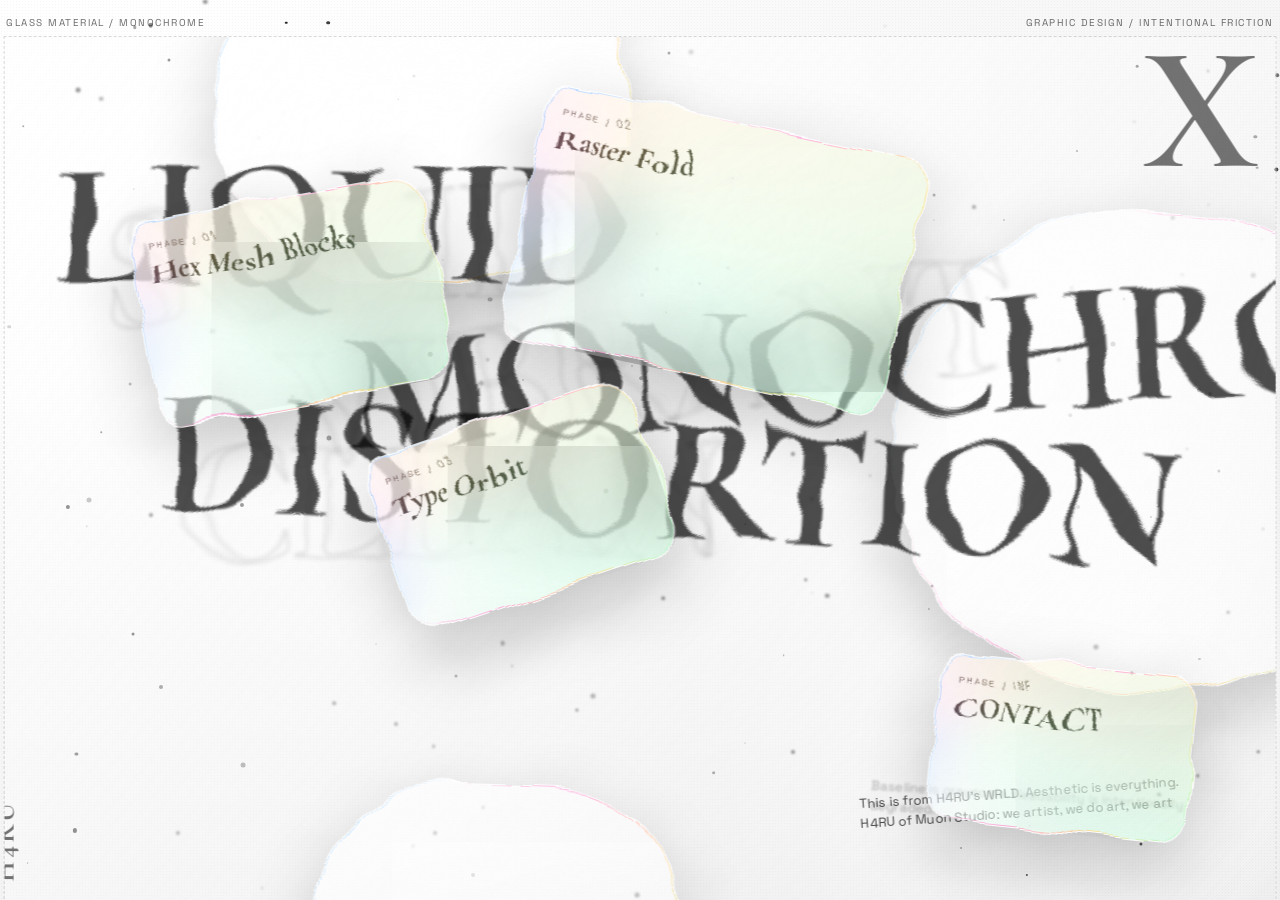
<file: index.html>
<!doctype html>
<html lang="en">

<head>
  <meta charset="UTF-8" />
  <meta name="viewport" content="width=device-width, initial-scale=1.0" />
  <title>Liquid Monochrome Study</title>
  <link rel="preconnect" href="https://fonts.googleapis.com" />
  <link rel="preconnect" href="https://fonts.gstatic.com" crossorigin />
  <link
    href="https://fonts.googleapis.com/css2?family=Cormorant+Garamond:wght@400;700&family=Space+Grotesk:wght@400;700&display=swap"
    rel="stylesheet" />
  <link rel="stylesheet" href="./styles.css" />
  <script src="./script.js" defer></script>
</head>

<body>
  <svg class="liquid-defs" aria-hidden="true">
    <filter id="liquidWarp">
      <feTurbulence type="fractalNoise" baseFrequency="0.012 0.02" numOctaves="2" seed="7" result="noise" />
      <feDisplacementMap in="SourceGraphic" in2="noise" scale="24" xChannelSelector="R" yChannelSelector="G" />
    </filter>
  </svg>

  <div class="noise" aria-hidden="true"></div>
  <div id="dotfield" aria-hidden="true"></div>

  <main class="studio">
    <header class="meta-strip">
      <span>Glass Material / Monochrome</span>
      <span>Graphic Design / Intentional Friction</span>
    </header>

    <section class="composition">
      <div class="liquid-layer layer-a" data-layer="12"></div>
      <div class="liquid-layer layer-b" data-layer="20"></div>
      <div class="liquid-layer layer-c" data-layer="16"></div>

      <a class="glass-slab slab-a phase-link" href="./phase1/index.html" data-slab data-depth="22" data-rot="-12">
        <p>phase / 01</p>
        <h2>Hex Mesh Blocks</h2>
      </a>

      <a class="glass-slab slab-b phase-link" href="./phase2/index.html" data-slab data-depth="34" data-rot="9">
        <p>phase / 02</p>
        <h2>Raster Fold</h2>
      </a>

      <a class="glass-slab slab-c phase-link" href="./phase3/index.html" data-slab data-depth="18" data-rot="-20">
        <p>phase / 03</p>
        <h2>Type Orbit</h2>
      </a>

      <a class="glass-slab slab-d phase-link" href="./phase4/index.html" data-slab data-depth="16" data-rot="7">
        <p>phase / inf</p>
        <h2>CONTACT</h2>
      </a>

      <h1 class="headline headline-main" data-headline>
        <span>LIQUID</span>
        <span>MONOCHROME</span>
        <span>DISTORTION</span>
      </h1>

      <h1 class="headline headline-ghost" aria-hidden="true">
        <span>SOLID</span>
        <span>VIBRANT</span>
        <span>CLEAN</span>
      </h1>

      <p class="manifesto">
        This is from H4RU's WRLD. Aesthetic is everything.
        <br>H4RU of Muon Studio: we artist, we do art, we art
      </p>

      <p class="manifesto manifesto-ghost" aria-hidden="true">
        Baseline is grayscale. Readability is intentionally degraded.
      </p>

      <div class="glyph glyph--x">X</div>
      <div class="glyph glyph--n">H4RU</div>
    </section>

  </main>
</body>

</html>
</file>
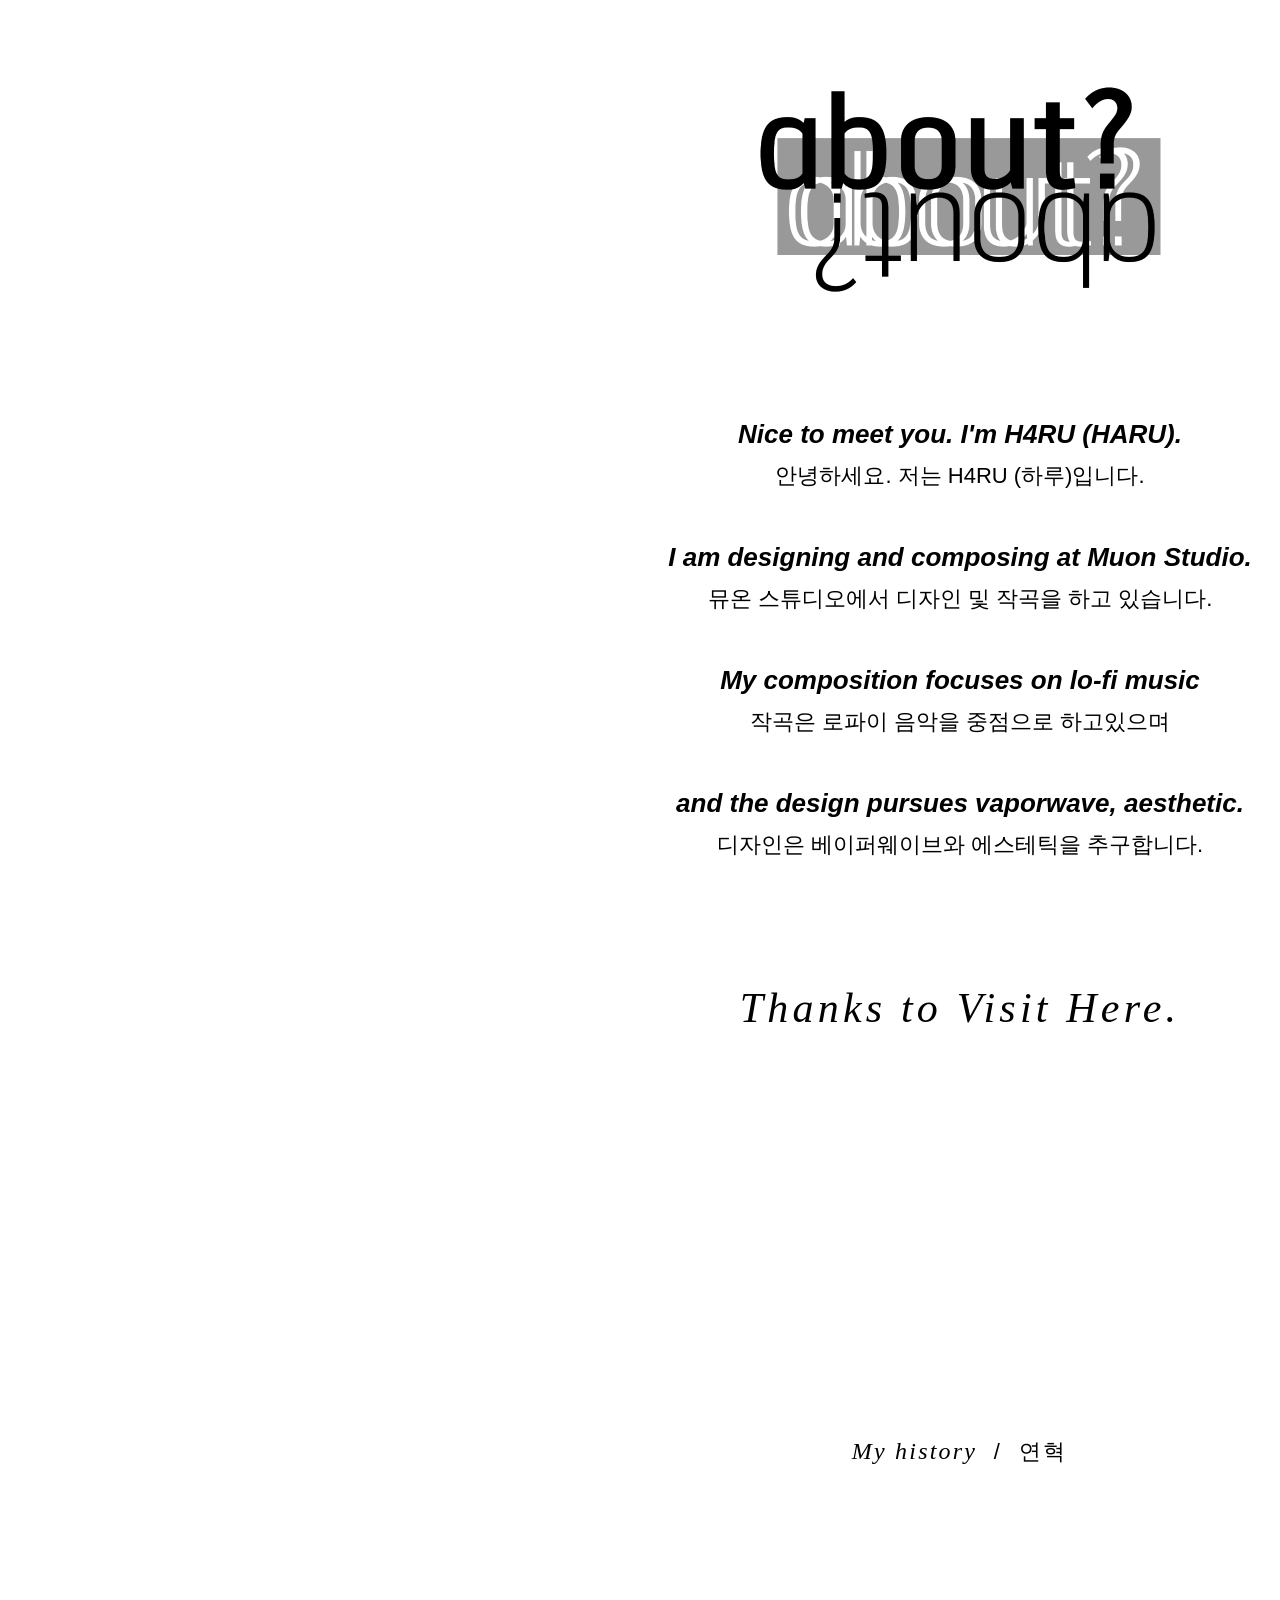
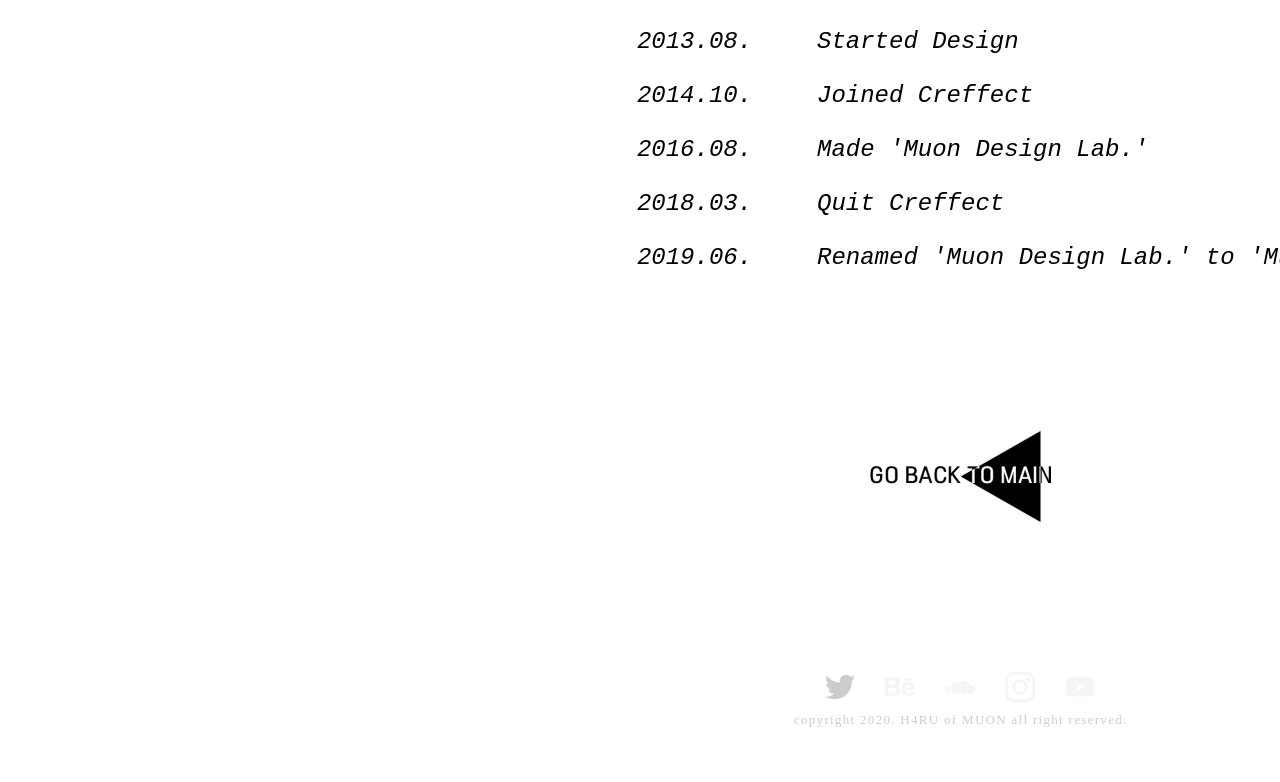
<file: about/index.html>
<!DOCTYPE html>
    <html>

    <head>
        <meta charset="utf-8">
        <title>About</title>
        
        <link rel="stylesheet" href="about.css">
    </head>

    <body>
        <div data-layer="b3c21310-5b65-4445-8fe6-a0b8df70357c" class="about">        <div data-layer="94f5dc71-e168-46d6-b57c-43815207b65c" class="social">            <div data-layer="e5bfa176-b5b7-4b3b-bc0a-e5e921b9145b" class="copyright2020H4ruOfMuonAllRightReserved">copyright 2020. H4RU of MUON all right reserved.</div>
            <div data-layer="a1f4f7b0-9071-4427-afa4-28cf94c4438e" class="soundcloud">                <div data-layer="37c20f39-da2f-4d5c-bcbf-4257aaffea3d" class="x51992"></div>
</div>
            <div data-layer="5bc35f51-23a3-471b-b01c-cace98cf2711" class="instagram">                <div data-layer="a10353e3-f3c3-4415-998c-ae39b62deff2" class="x87390"></div>
</div>
            <div data-layer="0743f536-f94f-4290-b839-6bb9d9524356" class="behance">                <div data-layer="4ef59f9c-1e63-433c-9ba6-0abf008a382f" class="x733594"></div>
</div>
            <div data-layer="f99b573f-d866-457f-bb92-771dd422311b" class="twitter"></div>
            <div data-layer="2a1b64e4-91b1-466b-be33-5f3f576df63b" class="youtube">                <div data-layer="303b527c-5b10-4ddb-8ff5-cbf89a13f7ec" class="x1384028"></div>
</div>
</div>
        <div data-layer="b0de021a-77fb-45c3-9a2b-eac1a95a8bcd" class="gobackmain1391a0ef">            <div data-layer="574aa9c2-a806-4573-9990-321454660893" class="gobackmain"></div>
</div>
        <div data-layer="56d926ae-6141-4ea5-9431-dcdd23e6c500" class="startedDesignjoinedCreffectmadeMuonDesignLabquitCreffectrenamedMuonDesignLabToMuonStudio">Started Design<br /><br />Joined Creffect<br /><br />Made 'Muon Design Lab.'<br /><br />Quit Creffect<br /><br />Renamed 'Muon Design Lab.' to 'Muon Studio'</div>
        <div data-layer="2e6dcb7a-1028-4f95-bff4-6562e2aea261" class="x201308201410201608201803201906">2013.08.<br /><br />2014.10.<br /><br />2016.08.<br /><br />2018.03.<br /><br />2019.06.</div>
        <div data-layer="42fcf7a3-c62b-4620-b14c-cbf3b3a2d5ea" class="myHistory"><span class="myHistory-0">My history</span><span class="myHistory-10"> </span><span class="myHistory-11"> /  연혁</span></div>
        <div data-layer="24987bf1-1655-494f-8c95-2ca03eb0aacd" class="thanksToVisitHere">Thanks to Visit Here.</div>
        <div data-layer="2cafaacb-9547-433d-94f0-abed6814fc16" class="niceToMeetYouImH4ruHaruH4ruIAmDesigningAndComposingAtMuonStudioMyCompositionFocusesOnLoFiMusicAndTheDesignPursuesVaporwaveAesthetic"><span class="niceToMeetYouImH4ruHaruH4ruIAmDesigningAndComposingAtMuonStudioMyCompositionFocusesOnLoFiMusicAndTheDesignPursuesVaporwaveAesthetic-0">Nice to meet you. I'm H4RU (HARU).<br /></span><span class="niceToMeetYouImH4ruHaruH4ruIAmDesigningAndComposingAtMuonStudioMyCompositionFocusesOnLoFiMusicAndTheDesignPursuesVaporwaveAesthetic-35">안녕하세요. 저는 H4RU (하루)입니다.<br /></span><span class="niceToMeetYouImH4ruHaruH4ruIAmDesigningAndComposingAtMuonStudioMyCompositionFocusesOnLoFiMusicAndTheDesignPursuesVaporwaveAesthetic-59"><br /></span><span class="niceToMeetYouImH4ruHaruH4ruIAmDesigningAndComposingAtMuonStudioMyCompositionFocusesOnLoFiMusicAndTheDesignPursuesVaporwaveAesthetic-60">I am designing and composing at Muon Studio.<br /></span><span class="niceToMeetYouImH4ruHaruH4ruIAmDesigningAndComposingAtMuonStudioMyCompositionFocusesOnLoFiMusicAndTheDesignPursuesVaporwaveAesthetic-105">뮤온 스튜디오에서 디자인 및 작곡을 하고 있습니다.<br /></span><span class="niceToMeetYouImH4ruHaruH4ruIAmDesigningAndComposingAtMuonStudioMyCompositionFocusesOnLoFiMusicAndTheDesignPursuesVaporwaveAesthetic-134"><br /></span><span class="niceToMeetYouImH4ruHaruH4ruIAmDesigningAndComposingAtMuonStudioMyCompositionFocusesOnLoFiMusicAndTheDesignPursuesVaporwaveAesthetic-135">My composition focuses on lo-fi music<br /></span><span class="niceToMeetYouImH4ruHaruH4ruIAmDesigningAndComposingAtMuonStudioMyCompositionFocusesOnLoFiMusicAndTheDesignPursuesVaporwaveAesthetic-173">작곡은 로파이 음악을 중점으로 하고있으며<br /></span><span class="niceToMeetYouImH4ruHaruH4ruIAmDesigningAndComposingAtMuonStudioMyCompositionFocusesOnLoFiMusicAndTheDesignPursuesVaporwaveAesthetic-196"><br /></span><span class="niceToMeetYouImH4ruHaruH4ruIAmDesigningAndComposingAtMuonStudioMyCompositionFocusesOnLoFiMusicAndTheDesignPursuesVaporwaveAesthetic-197">and the design pursues vaporwave, aesthetic.<br /></span><span class="niceToMeetYouImH4ruHaruH4ruIAmDesigningAndComposingAtMuonStudioMyCompositionFocusesOnLoFiMusicAndTheDesignPursuesVaporwaveAesthetic-242">디자인은 베이퍼웨이브와 에스테틱을 추구합니다.</span></div>
        <div data-layer="2ee9bbca-0f2b-4e31-9e27-2f9c629a47af" class="aboutcbd87571"></div>
</div>


    
    </body>
    </html>
</file>
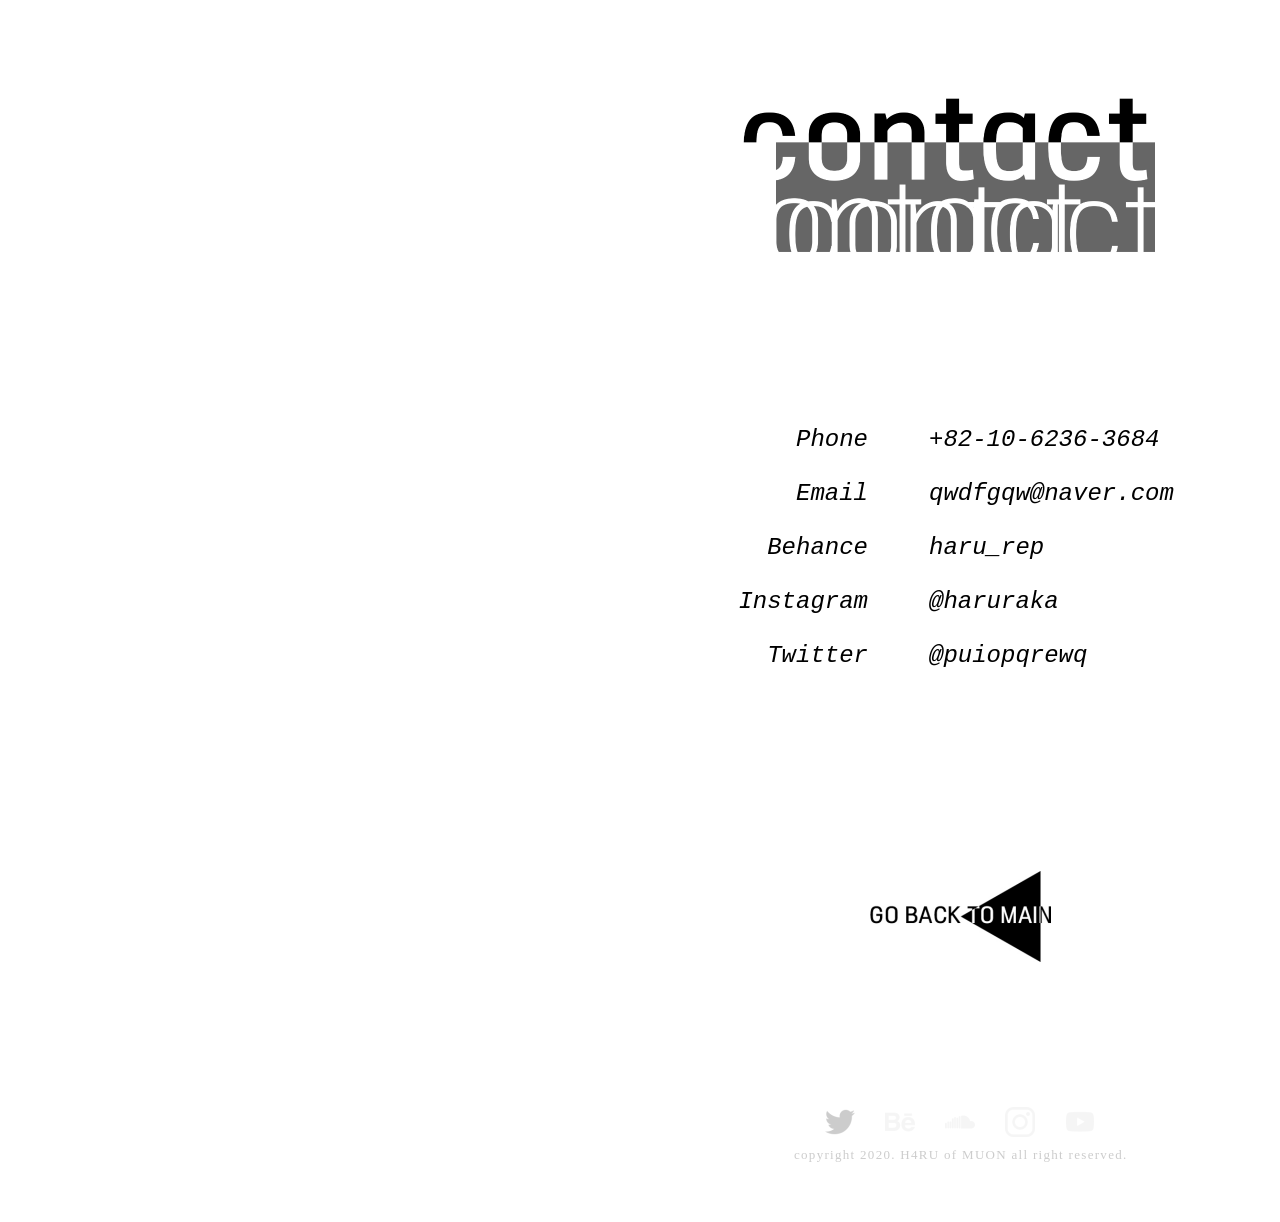
<file: contact/index.html>
<!DOCTYPE html>
    <html>

    <head>
        <meta charset="utf-8">
        <title>Contact</title>
        
        <link rel="stylesheet" href="contact.css">
    </head>

    <body>
        <div data-layer="089db10f-e5ff-4e79-99ee-ed1cd668903e" class="contact">        <div data-layer="2ce17ac3-7643-4c19-80d1-64fe2cbbafce" class="social">            <div data-layer="4cf2d667-2eca-4dab-88ce-177fd0ea5f5f" class="copyright2020H4ruOfMuonAllRightReserved">copyright 2020. H4RU of MUON all right reserved.</div>
            <div data-layer="1421444b-a35f-4be2-a1e9-1e5333fe7c8a" class="soundcloud">                <div data-layer="3ea0ea78-0f6c-4b16-bd8b-14eed09d9ee3" class="x51992"></div>
</div>
            <div data-layer="3d10c0f5-fe65-485f-9ec2-97a927741182" class="instagram">                <div data-layer="155481ac-d037-44b8-bef6-ac18ced0a896" class="x87390"></div>
</div>
            <div data-layer="4ceaf787-74be-4ae5-a9a4-483dddaf769e" class="behance">                <div data-layer="d69c3028-241a-40c5-a99e-daa85a2c7fa8" class="x733594"></div>
</div>
            <div data-layer="8154e183-c9e6-453f-abd1-ddec99f43d41" class="twitter"></div>
            <div data-layer="13e3cba9-3d1b-42fe-921e-8564522cad70" class="youtube">                <div data-layer="5623702a-2ee1-4000-85e8-195a08a70fe5" class="x1384028"></div>
</div>
</div>
        <div data-layer="221376b9-c99f-480c-97c8-fdfc5a59d8c5" class="gobackmaine149f419">            <div data-layer="e5974fc2-b3b2-4914-8610-379557c37da3" class="gobackmain"></div>
</div>
        <div data-layer="b4dc7122-7a4d-40ec-82cf-e1138245299c" class="x821062363684qwdfgqw">+82-10-6236-3684<br /><br />qwdfgqw@naver.com<br /><br />haru_rep<br /><br />@haruraka<br /><br />@puiopqrewq</div>
        <div data-layer="7cdb593a-a05f-4972-a1f4-72a964590c4c" class="phoneemailbehanceinstagramtwitter">Phone<br /><br />Email<br /><br />Behance<br /><br />Instagram<br /><br />Twitter</div>
        <div data-layer="e9d70d70-c781-4ef0-8b67-3acce3a9d7be" class="contact289b849d"></div>
</div>


    
    </body>
    </html>
</file>
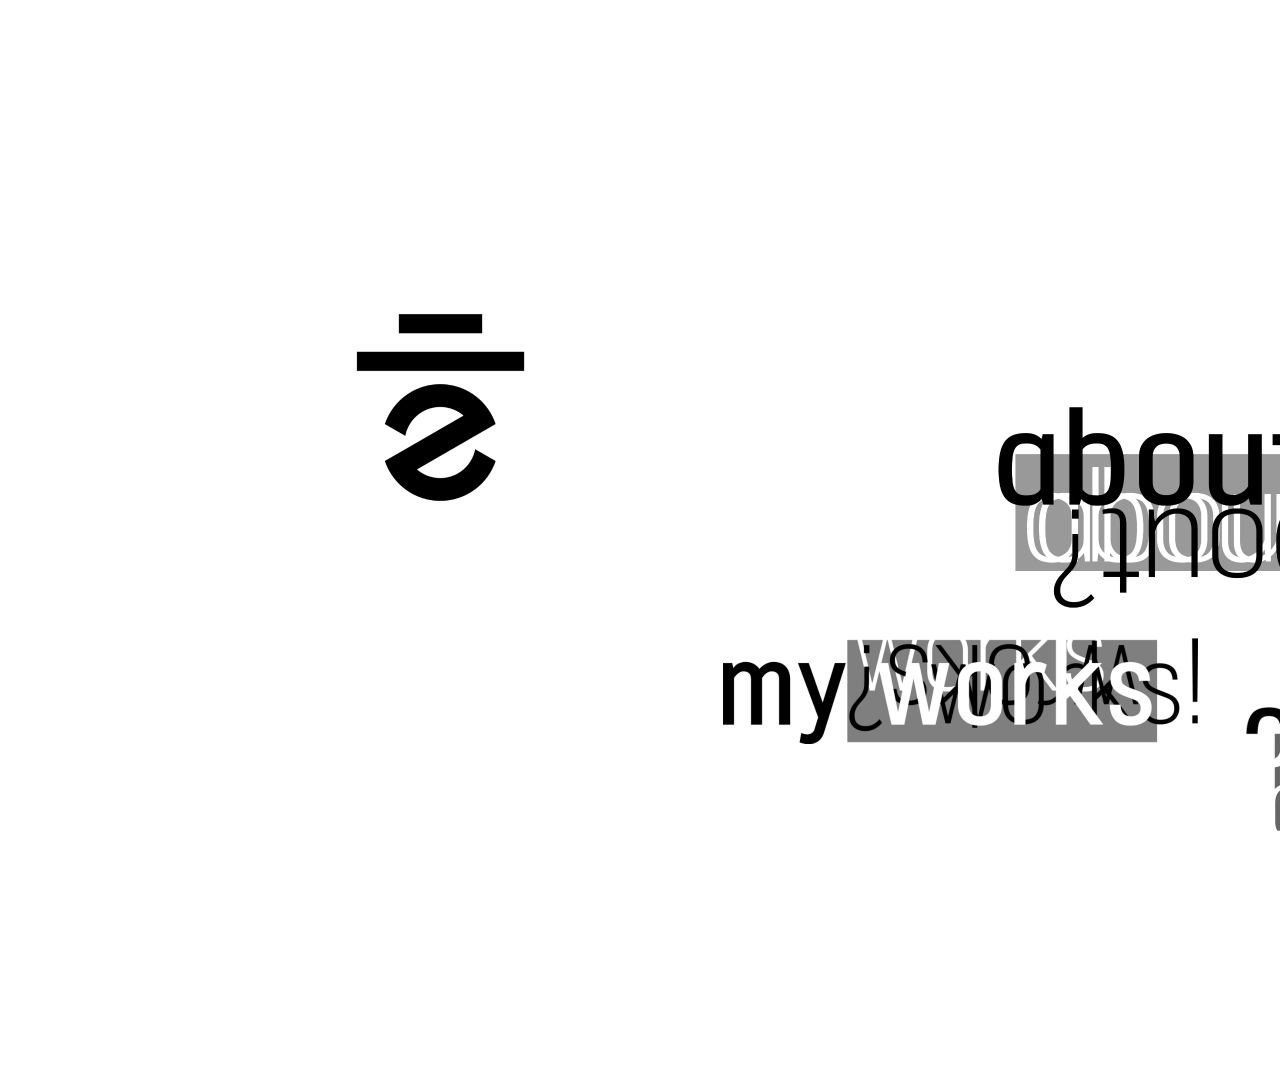
<file: main/index.html>
<!DOCTYPE html>
    <html>

    <head>
        <meta charset="utf-8">
        <title>Main</title>
        
        <link rel="stylesheet" href="main.css">
    </head>

    <body>
        <div data-layer="af0c8b11-15b7-41fd-812a-a75dfb440a5e" class="main">        <div data-layer="f0a0faec-3158-491b-adf8-89fc94c0a890" class="contact"></div>
        <div data-layer="2f722158-3bbd-495e-8e04-7ae26343ea5f" class="myWorks"></div>
        <div data-layer="f699ae71-3561-4ec7-b608-a41b7b1ecc97" class="about"></div>
        <div data-layer="c3855572-c4ac-49c1-a740-6acd9ec36ac1" class="white"></div>
</div>


    
    </body>
    </html>
</file>
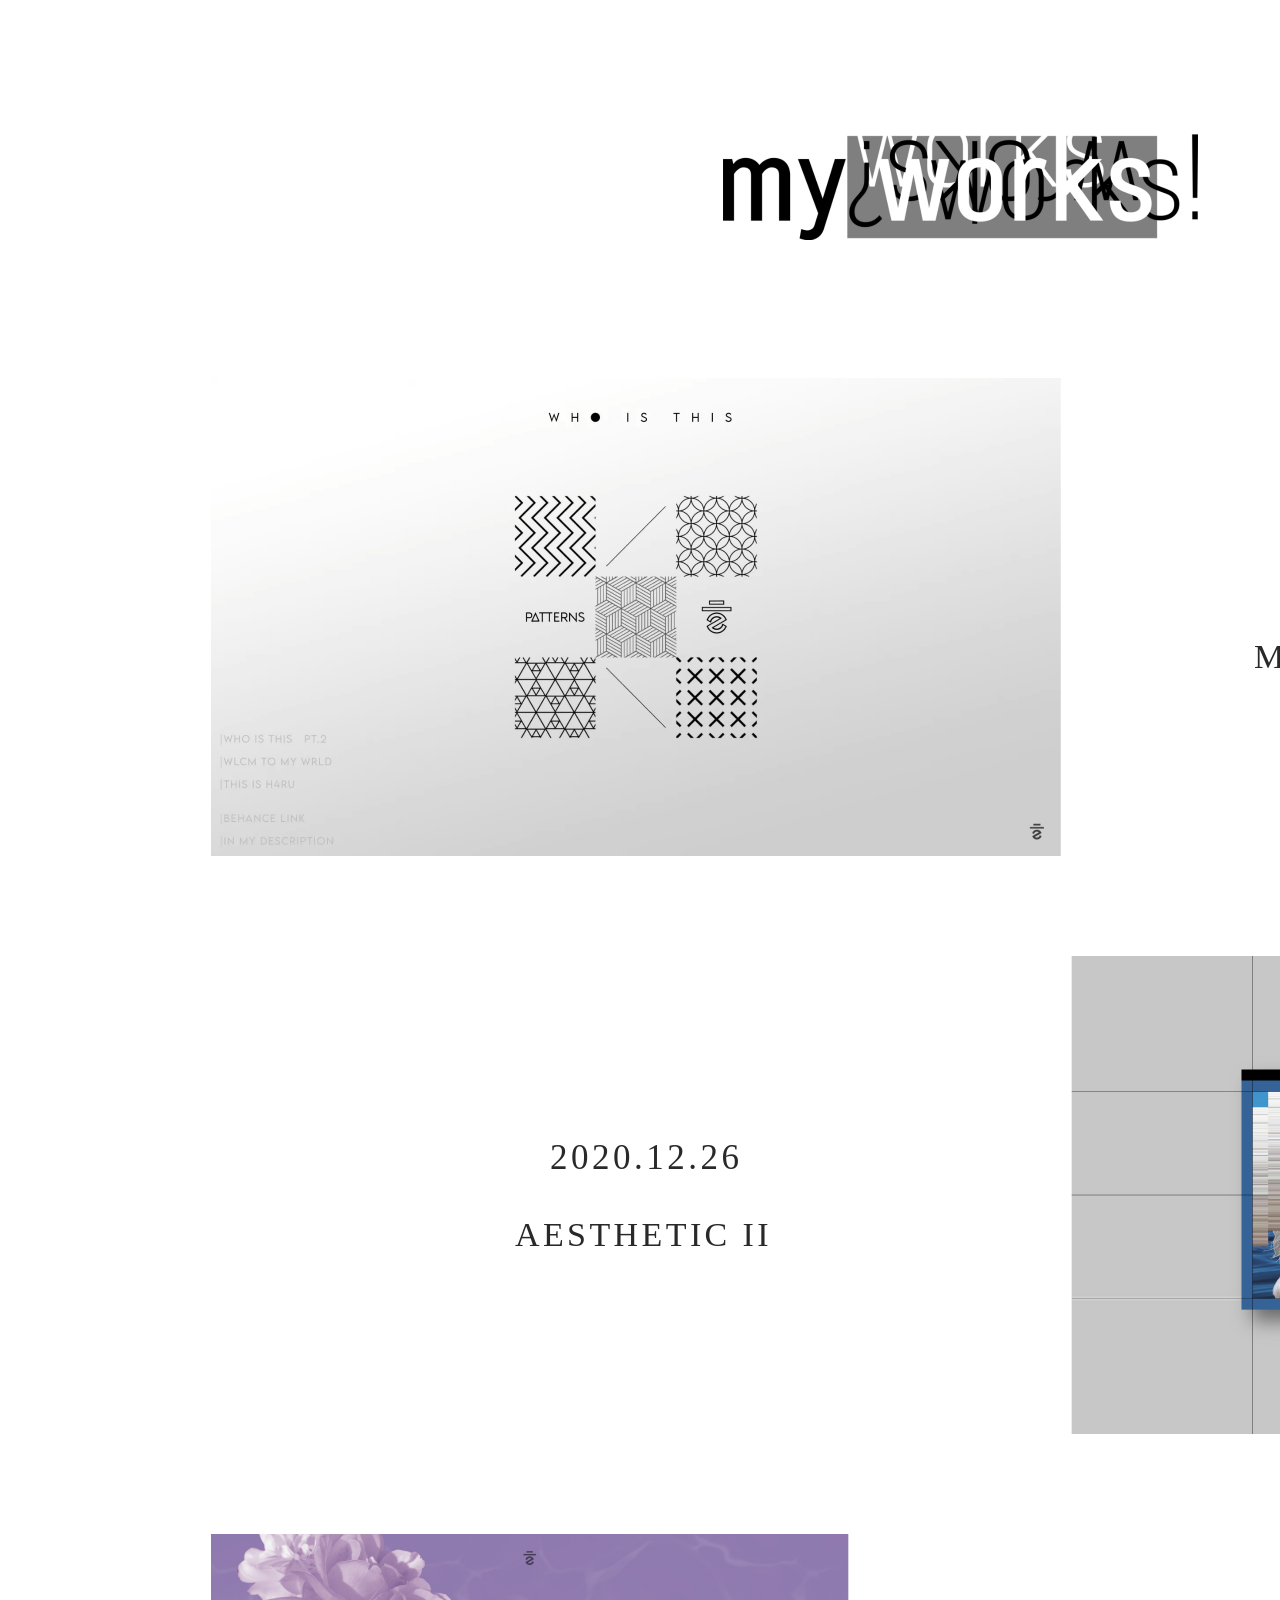
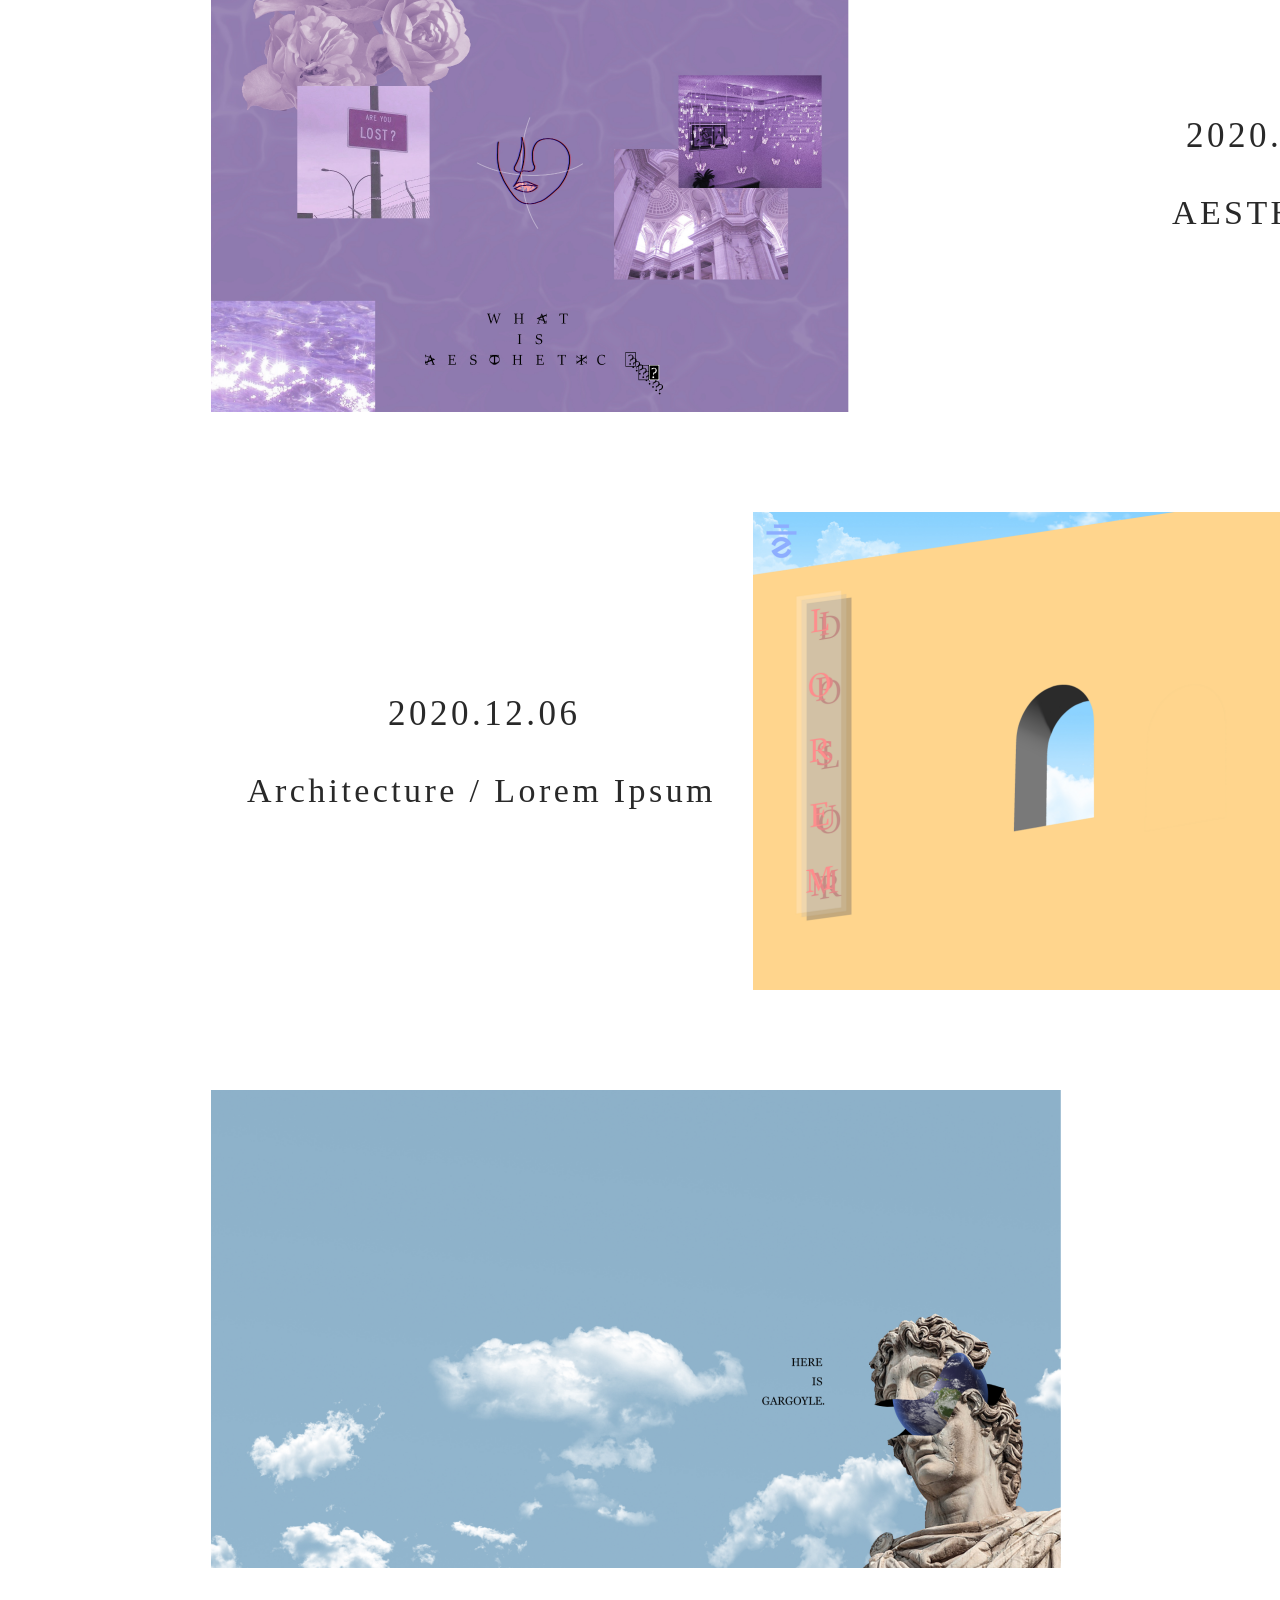
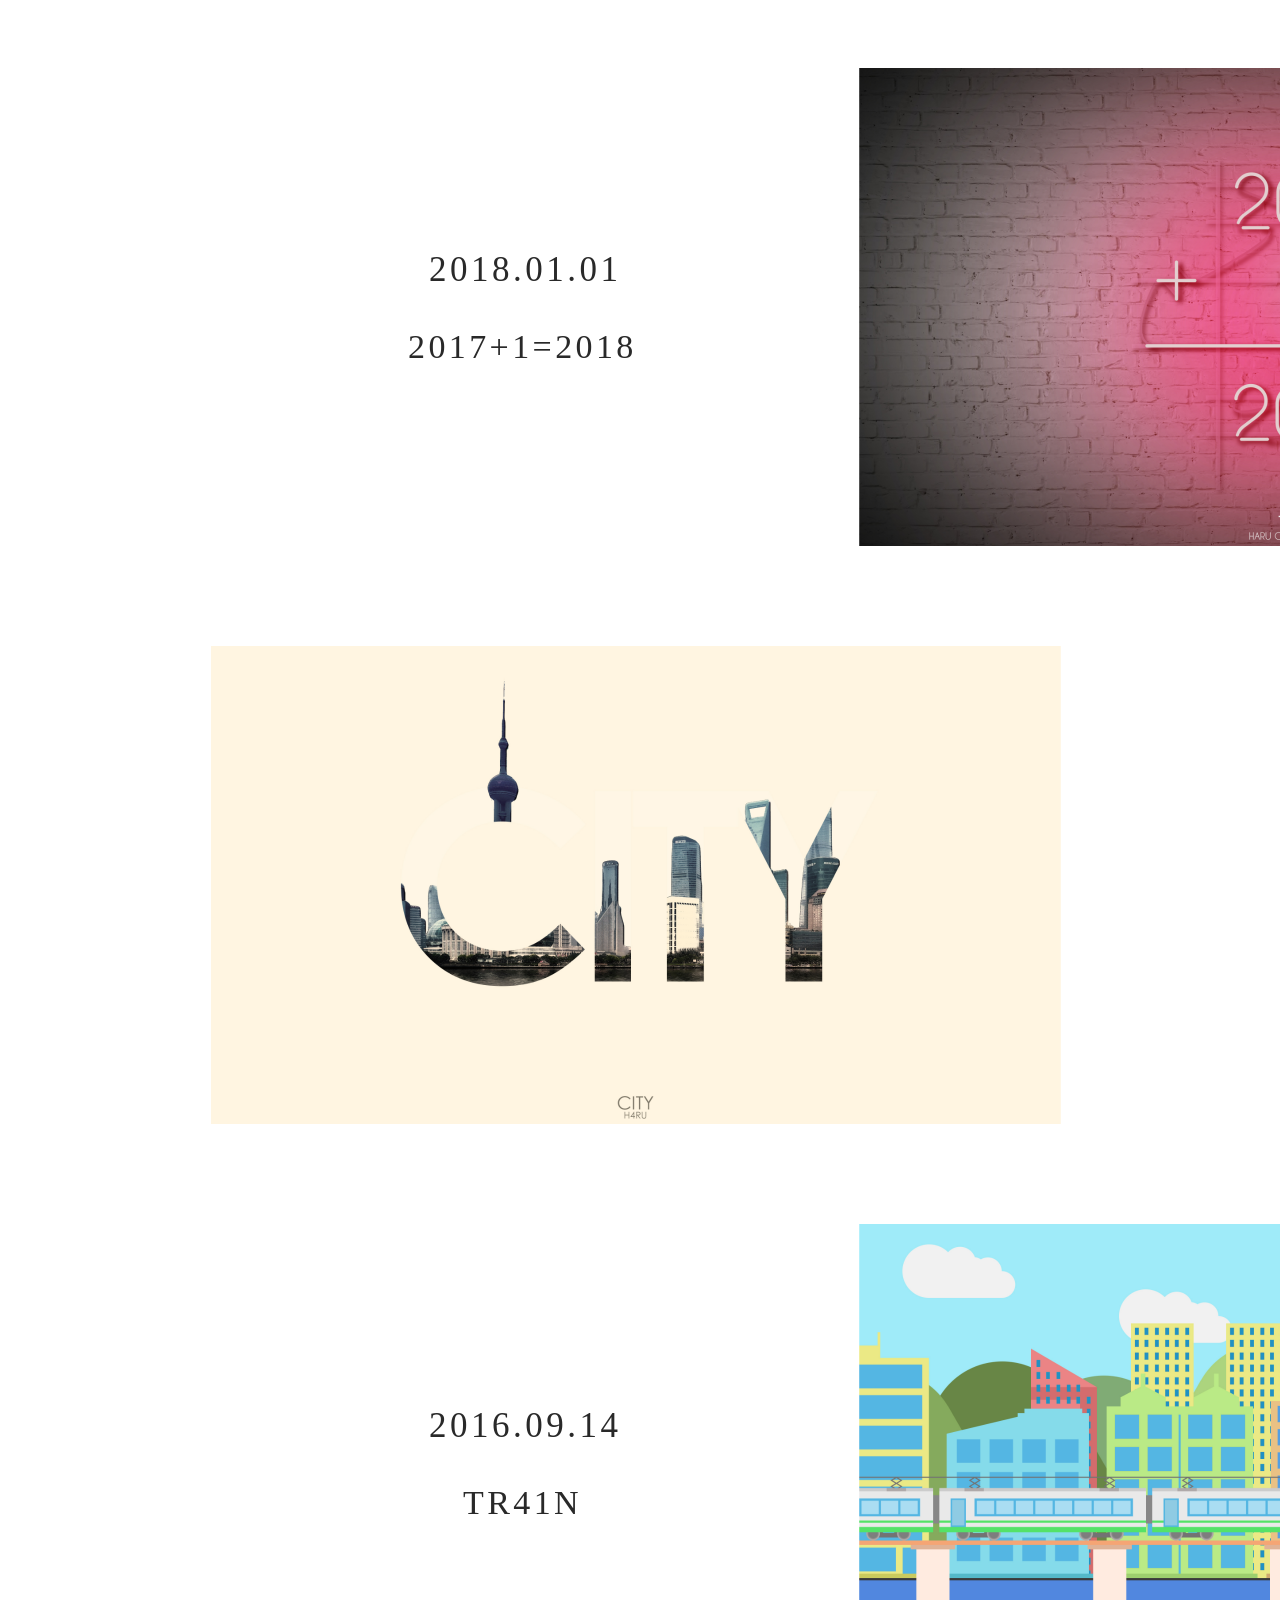
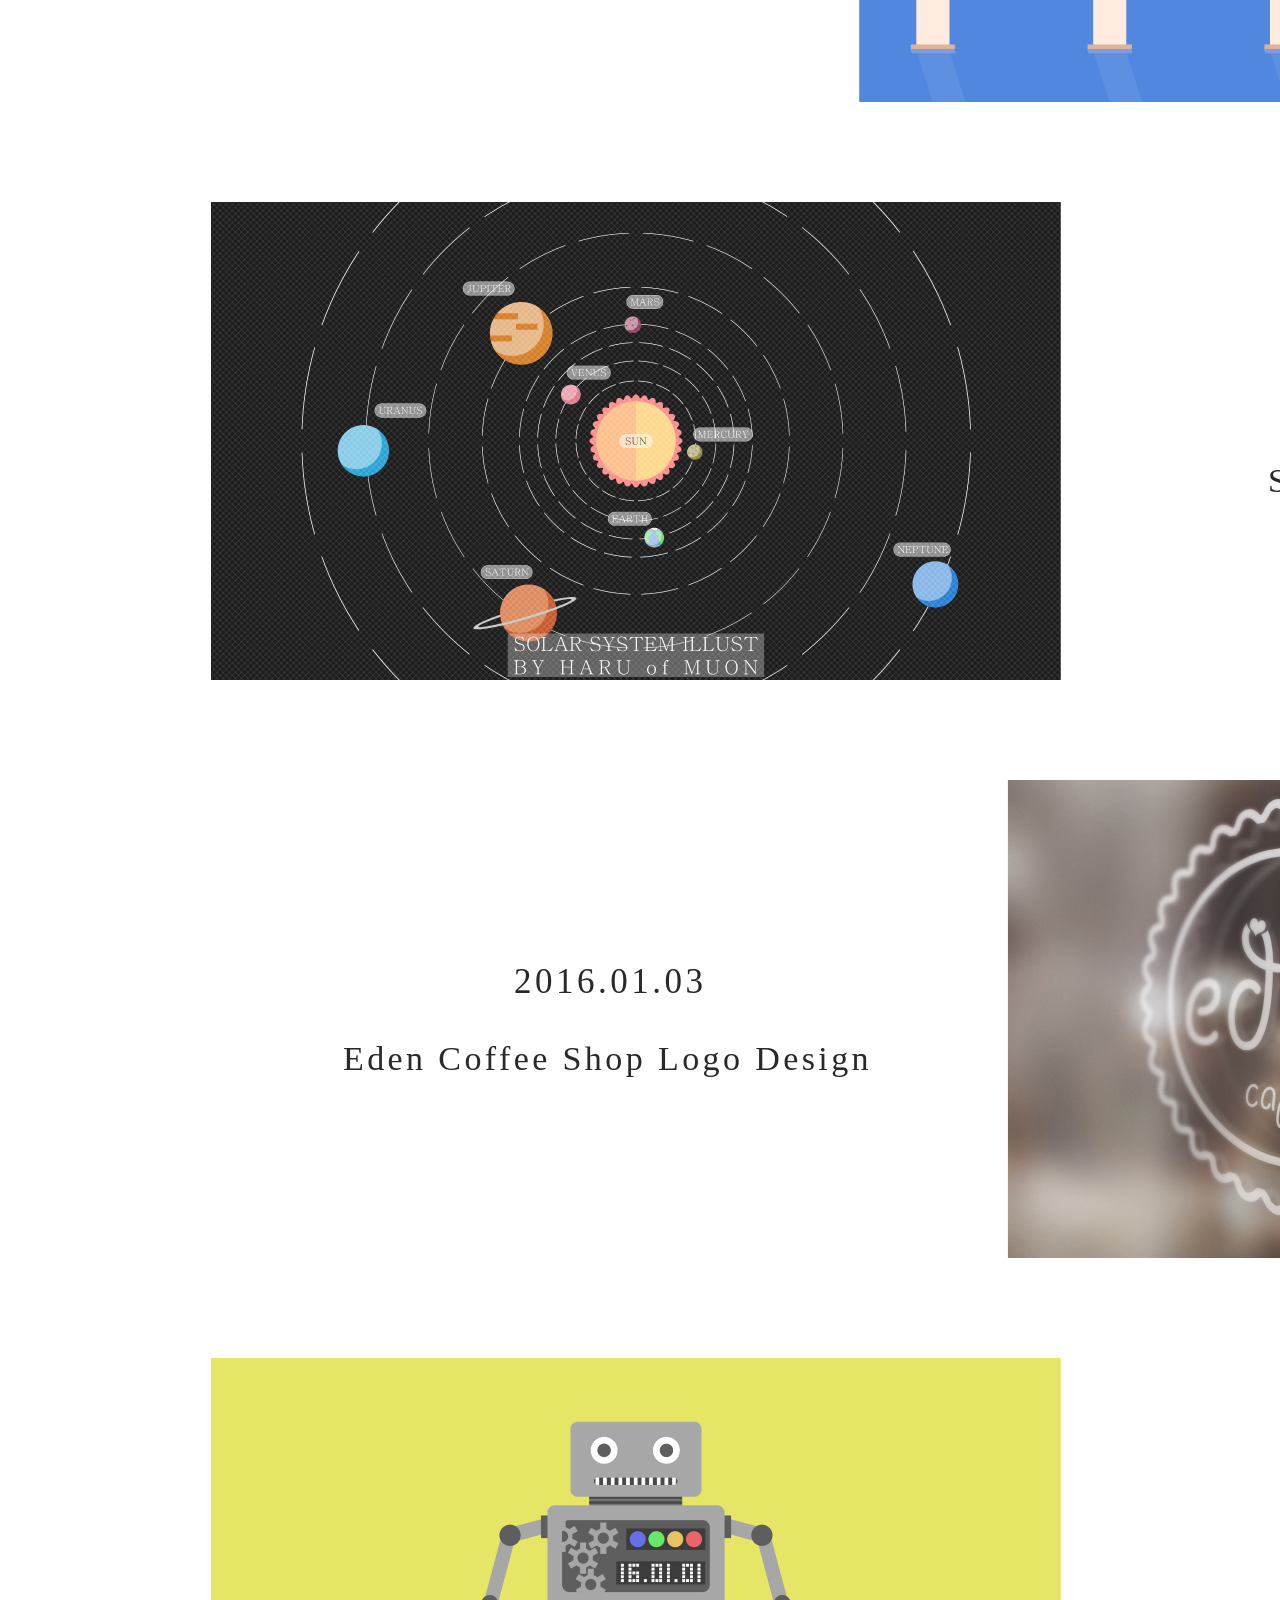
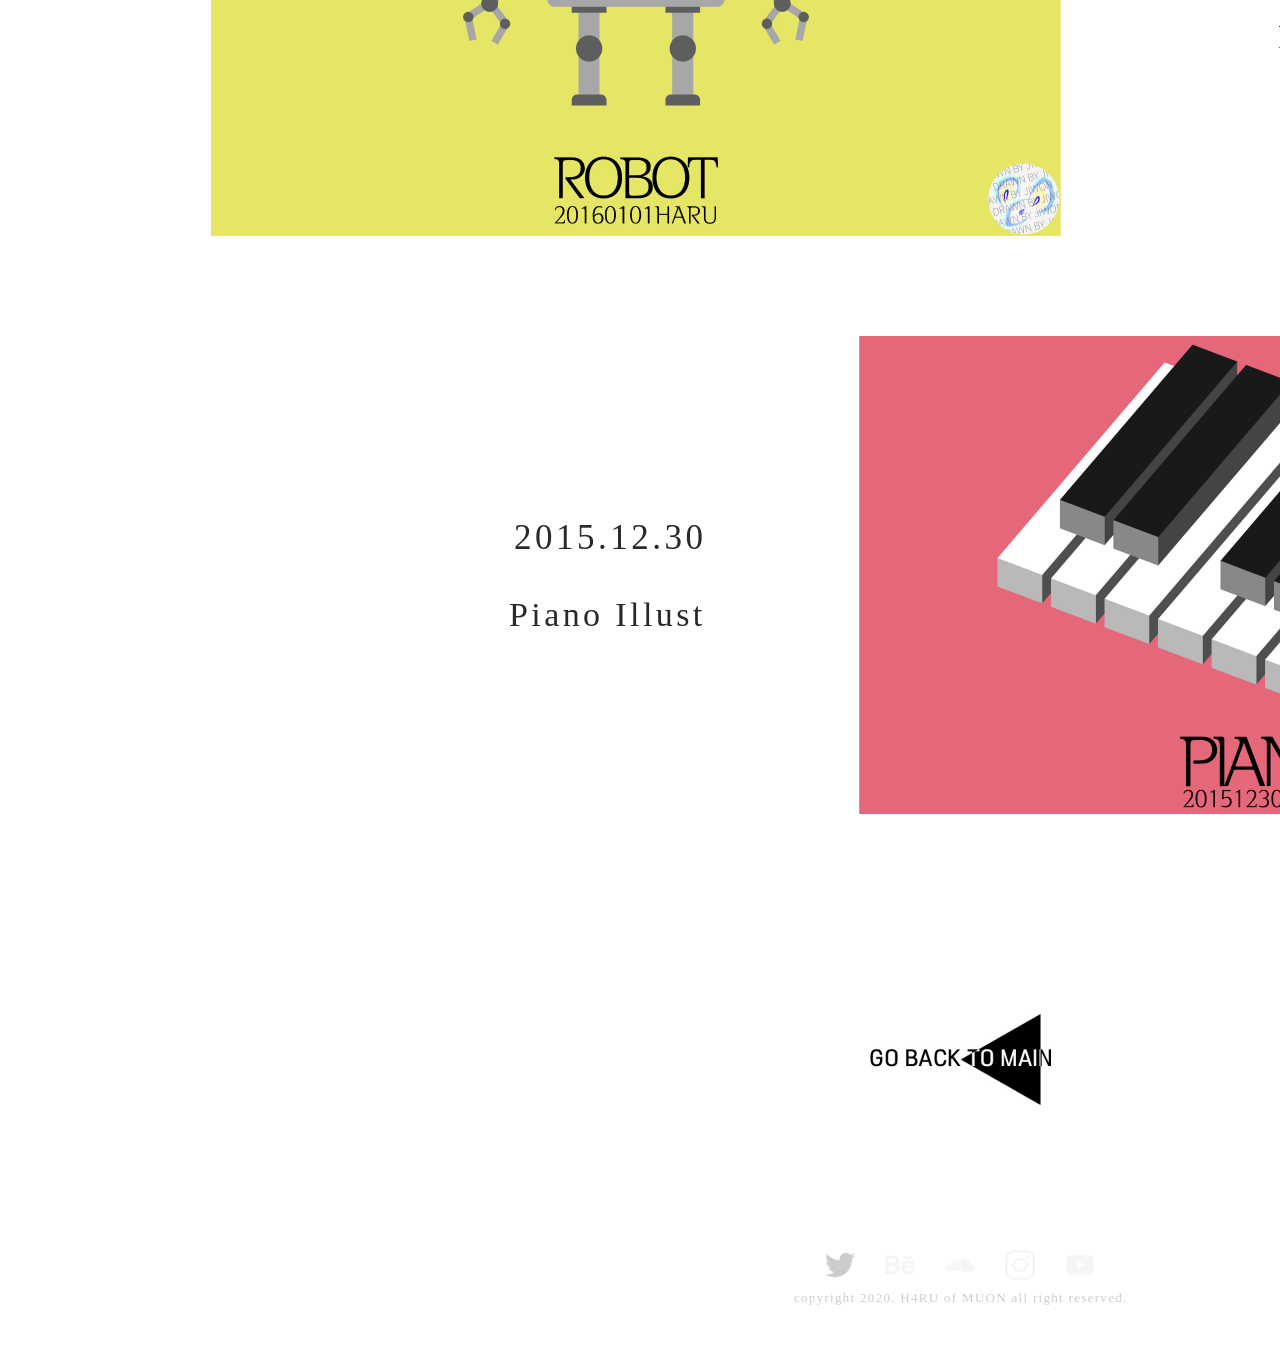
<file: myworks/index.html>
<!DOCTYPE html>
    <html>

    <head>
        <meta charset="utf-8">
        <title>Myworks</title>
        
        <link rel="stylesheet" href="myworks.css">
    </head>

    <body>
        <div data-layer="3328298f-dcc0-4303-854d-072117b1ad0c" class="myworks">        <div data-layer="ef28fba9-0dc0-4b85-99dc-52ecaee7347b" class="social">            <div data-layer="b1d31368-0794-4142-adee-7ab6c15fdffd" class="copyright2020H4ruOfMuonAllRightReserved">copyright 2020. H4RU of MUON all right reserved.</div>
            <div data-layer="fb786c51-af19-4aab-9cb3-5527d50f09e4" class="soundcloud">                <div data-layer="ad18fc87-2c90-41f2-96de-d159fb6bb07c" class="x51992"></div>
</div>
            <div data-layer="24916697-4d60-4a03-bfec-5a8b43a49bd0" class="instagram">                <div data-layer="7eddc137-039d-4167-a5de-903a397a5eca" class="x87390"></div>
</div>
            <div data-layer="9e19559a-759d-4855-bf5b-98d0a2b4870e" class="behance">                <div data-layer="4405cd6e-f5b7-4870-8754-76406c299a86" class="x733594"></div>
</div>
            <div data-layer="c0663036-23a5-4758-ae79-fe88c08a9c0e" class="twitter"></div>
            <div data-layer="ad532a32-e29e-4d3e-810c-a9b0e6e6cdd9" class="youtube">                <div data-layer="172ecce7-a4f2-4db0-91be-27270fb1abf5" class="x1384028"></div>
</div>
</div>
        <div data-layer="ab1fbfa9-eb1d-4bf3-a4a9-6b650e8e98b2" class="gobackmainfec2fd88">            <div data-layer="f0d1ddb7-2681-446f-8974-ae39f6809474" class="gobackmain"></div>
</div>
        <div data-layer="9e8eafcd-a784-48a8-970b-e7540d2ccc14" class="works">            <div data-layer="34554710-dead-4b01-9815-c232805d9622" class="pianoIllust6b0c3ad3">                <svg data-layer="95824b58-9ea9-4f8f-9c3b-8fd6bb9b47f4" preserveAspectRatio="none" viewBox="0 0 1498 478" class="pianoIllust6cc714c8"><defs><pattern id="img-pianoIllust6cc714c8" patternContentUnits="userSpaceOnUse" width="100%" height="100%"><image xlink:href="assets/pianoIllust6cc714c8.png" x="0" y="0" width="1498.00px" height="478.00px" /></pattern></defs><path d="M 0 0 L 1498 0 L 1498 478 L 0 478 L 0 0 Z" fill="url(#img-pianoIllust6cc714c8)" /></svg>
                <div data-layer="294c1c3d-f6b5-4fa1-8e7d-fd05987179a5" class="pianoIllust">Piano Illust</div>
                <div data-layer="f0e032bb-2d21-4e1f-a8ac-32864f537f65" class="x20151230">2015.12.30</div>
</div>
            <div data-layer="63806cdc-858e-4021-90a5-ee05d843be01" class="edenCoffeeShopLogoDesignfdb1c9ec">                <svg data-layer="869cfa5c-20cf-45b9-a9af-37a56b7c7d86" preserveAspectRatio="none" viewBox="0 0 1498 478" class="edenCoffeeShopLogoDesign391a0504"><defs><pattern id="img-edenCoffeeShopLogoDesign391a0504" patternContentUnits="userSpaceOnUse" width="100%" height="100%"><image xlink:href="assets/edenCoffeeShopLogoDesign391a0504.png" x="0" y="0" width="1498.00px" height="478.00px" /></pattern></defs><path d="M 0 0 L 1498 0 L 1498 478 L 0 478 L 0 0 Z" fill="url(#img-edenCoffeeShopLogoDesign391a0504)" /></svg>
                <div data-layer="39271bb0-902d-45e1-b5df-d9bf5c156097" class="edenCoffeeShopLogoDesign">Eden Coffee Shop Logo Design</div>
                <div data-layer="df804f05-72fd-4691-8570-f85e20407a23" class="x20160103">2016.01.03</div>
</div>
            <div data-layer="87d035bc-c870-4cae-b813-bffefeb9e4dc" class="robotIllust23d92db0">                <svg data-layer="61e88222-8854-4fc8-af5d-d633d236d401" preserveAspectRatio="none" viewBox="0 0 1498 478" class="robotIllustca5504cc"><defs><pattern id="img-robotIllustca5504cc" patternContentUnits="userSpaceOnUse" width="100%" height="100%"><image xlink:href="assets/robotIllustca5504cc.png" x="0" y="0" width="1498.00px" height="478.00px" /></pattern></defs><path d="M 0 0 L 1498 0 L 1498 478 L 0 478 L 0 0 Z" fill="url(#img-robotIllustca5504cc)" /></svg>
                <div data-layer="bf471c36-66a7-446d-98fa-42a9b4b10044" class="robotIllust">Robot Illust</div>
                <div data-layer="21aa13c4-91f9-47f1-895f-4ba45468869e" class="x20160101">2016.01.01</div>
</div>
            <div data-layer="c54cca18-0f6b-4717-8595-7b5e5a87e159" class="solarSystemc7fd56c1">                <svg data-layer="f43b31d7-2760-477e-b6f1-f3d4f0447242" preserveAspectRatio="none" viewBox="0 0 1498 478" class="solarSystem38eedfa8"><defs><pattern id="img-solarSystem38eedfa8" patternContentUnits="userSpaceOnUse" width="100%" height="100%"><image xlink:href="assets/solarSystem38eedfa8.png" x="0" y="0" width="1498.00px" height="478.00px" /></pattern></defs><path d="M 0 0 L 1498 0 L 1498 478 L 0 478 L 0 0 Z" fill="url(#img-solarSystem38eedfa8)" /></svg>
                <div data-layer="883e459d-828e-4eae-9b70-0e7f42ff4e6c" class="solarSystem">Solar System</div>
                <div data-layer="8c21918a-bbda-4472-8f7c-f23fdca303e6" class="x20160123">2016.01.23</div>
</div>
            <div data-layer="c1f1d564-6afd-465d-bf25-ff0b90e16d2a" class="tr41ne4a58a4c">                <svg data-layer="f20df0ef-51b4-4486-9b99-4aa683ad3c4e" preserveAspectRatio="none" viewBox="0 0 1498 478" class="x2017120189df3fa18"><defs><pattern id="img-x2017120189df3fa18" patternContentUnits="userSpaceOnUse" width="100%" height="100%"><image xlink:href="assets/x2017120189df3fa18.png" x="0" y="0" width="1498.00px" height="478.00px" /></pattern></defs><path d="M 0 0 L 1498 0 L 1498 478 L 0 478 L 0 0 Z" fill="url(#img-x2017120189df3fa18)" /></svg>
                <div data-layer="34bd733d-bee9-42be-a477-ca8c0b9aa7d0" class="tr41n">TR41N</div>
                <div data-layer="93bdfaed-76bc-4eb9-9644-dfaf9405a7b8" class="x20160914">2016.09.14</div>
</div>
            <div data-layer="ca802937-055e-4004-91cd-aa741da18441" class="citye26666d5">                <svg data-layer="044fe4a4-6cba-4abf-9eb3-0c5de9ccc5b9" preserveAspectRatio="none" viewBox="0 0 1498 478" class="citycdafde8d"><defs><pattern id="img-citycdafde8d" patternContentUnits="userSpaceOnUse" width="100%" height="100%"><image xlink:href="assets/citycdafde8d.png" x="0" y="0" width="1498.00px" height="478.00px" /></pattern></defs><path d="M 0 0 L 1498 0 L 1498 478 L 0 478 L 0 0 Z" fill="url(#img-citycdafde8d)" /></svg>
                <div data-layer="31c17727-8d09-42dd-a843-77a4a4cf5520" class="city">CITY</div>
                <div data-layer="a4444a1d-55e7-491a-b5ea-69726c8420ff" class="x20170730">2017.07.30</div>
</div>
            <div data-layer="03bd1ab9-7325-4e77-a737-4a169158e7e1" class="x201712018bf1ab1d2">                <svg data-layer="41ab88c9-c90d-4b48-a6b2-c34150753ca2" preserveAspectRatio="none" viewBox="0 0 1498 478" class="x201712018607b9270"><defs><pattern id="img-x201712018607b9270" patternContentUnits="userSpaceOnUse" width="100%" height="100%"><image xlink:href="assets/x201712018607b9270.png" x="0" y="0" width="1498.00px" height="478.00px" /></pattern></defs><path d="M 0 0 L 1498 0 L 1498 478 L 0 478 L 0 0 Z" fill="url(#img-x201712018607b9270)" /></svg>
                <div data-layer="ede0702c-7390-46fa-888d-edf981e2b062" class="x201712018">2017+1=2018</div>
                <div data-layer="f7728593-0367-4d02-b015-e0fe53512199" class="x20180101">2018.01.01</div>
</div>
            <div data-layer="73d843fd-aaf7-4837-98e0-685892a83a6e" class="gargoylea3928f91">                <svg data-layer="a37476ff-954e-41f6-90bc-e69b45661448" preserveAspectRatio="none" viewBox="0 0 1498 478" class="aesthetic73932123"><defs><pattern id="img-aesthetic73932123" patternContentUnits="userSpaceOnUse" width="100%" height="100%"><image xlink:href="assets/aesthetic73932123.png" x="0" y="0" width="1498.00px" height="478.00px" /></pattern></defs><path d="M 0 0 L 1498 0 L 1498 478 L 0 478 L 0 0 Z" fill="url(#img-aesthetic73932123)" /></svg>
                <div data-layer="0864980f-92ed-4dfc-ab60-37d8a7abae70" class="gargoyle">Gargoyle.</div>
                <div data-layer="6db4c8db-ad3b-41a6-aa04-5dd81e446582" class="x20200518">2020.05.18</div>
</div>
            <div data-layer="9504902a-f8af-4901-847d-dafaca362d66" class="architectureLoremIpsum06a203a2">                <svg data-layer="fc333453-80b9-424b-a2de-0fdb69331d8b" preserveAspectRatio="none" viewBox="0 0 1498 478" class="architectureLoremIpsumffcc6952"><defs><pattern id="img-architectureLoremIpsumffcc6952" patternContentUnits="userSpaceOnUse" width="100%" height="100%"><image xlink:href="assets/architectureLoremIpsumffcc6952.png" x="0" y="0" width="1498.00px" height="478.00px" /></pattern></defs><path d="M 0 0 L 1498 0 L 1498 478 L 0 478 L 0 0 Z" fill="url(#img-architectureLoremIpsumffcc6952)" /></svg>
                <div data-layer="27bc81f0-f587-45a9-9b99-86d0cf9eb7e4" class="architectureLoremIpsum">Architecture / Lorem Ipsum</div>
                <div data-layer="66429864-1382-4e02-b33e-4b9bbc4ab49b" class="x20201206">2020.12.06</div>
</div>
            <div data-layer="b239cfbb-3622-4ab3-a979-54912945ba6e" class="aesthetica5e27ee7">                <svg data-layer="7807a513-fff9-4791-b933-b87944368ed3" preserveAspectRatio="none" viewBox="0 0 1498 478" class="aesthetic0d9bd579"><defs><pattern id="img-aesthetic0d9bd579" patternContentUnits="userSpaceOnUse" width="100%" height="100%"><image xlink:href="assets/aesthetic0d9bd579.png" x="0" y="0" width="1498.00px" height="478.00px" /></pattern></defs><path d="M 0 0 L 1498 0 L 1498 478 L 0 478 L 0 0 Z" fill="url(#img-aesthetic0d9bd579)" /></svg>
                <div data-layer="359c9080-a73f-4485-b1c5-92636ef46acd" class="aesthetic">AESTHETIC</div>
                <div data-layer="431700a1-3215-4379-bd73-9ff70b629c77" class="x20201220">2020.12.20</div>
</div>
            <div data-layer="dc724b72-d703-491c-807c-94c689064a46" class="aestheticIi29dd67dd">                <svg data-layer="ffce6b64-30aa-49b6-8f38-5f26d3457462" preserveAspectRatio="none" viewBox="0 0 1498 478" class="aesthetic2"><defs><pattern id="img-aesthetic2" patternContentUnits="userSpaceOnUse" width="100%" height="100%"><image xlink:href="assets/aesthetic2.png" x="0" y="0" width="1498.00px" height="478.00px" /></pattern></defs><path d="M 0 0 L 1498 0 L 1498 478 L 0 478 L 0 0 Z" fill="url(#img-aesthetic2)" /></svg>
                <div data-layer="0719042f-7b47-4c38-82ba-1c832029ad48" class="aestheticIi">AESTHETIC II</div>
                <div data-layer="531e9051-82aa-4560-9317-c9e85670845d" class="x20201226">2020.12.26</div>
</div>
            <div data-layer="d2f09889-1708-403f-a819-3dd9dce97c17" class="motionGraphics35f98e48">                <svg data-layer="b03761e3-72da-4945-897d-68b9404ba648" preserveAspectRatio="none" viewBox="0 0 1498 478" class="motionGraphics0086098e"><defs><pattern id="img-motionGraphics0086098e" patternContentUnits="userSpaceOnUse" width="100%" height="100%"><image xlink:href="assets/motionGraphics0086098e.png" x="0" y="0" width="1498.00px" height="478.00px" /></pattern></defs><path d="M 0 0 L 1498 0 L 1498 478 L 0 478 L 0 0 Z" fill="url(#img-motionGraphics0086098e)" /></svg>
                <div data-layer="36c86d41-83a2-4fcb-a523-560ee2344191" class="motionGraphics">Motion Graphics</div>
                <div data-layer="ea2607fb-6b8f-478b-bf6c-059180df18ea" class="x20210215">2020.12.26</div>
</div>
</div>
        <div data-layer="36df48d3-5af9-4431-9c04-09e83e220251" class="myWorks"></div>
</div>


    
    </body>
    </html>
</file>
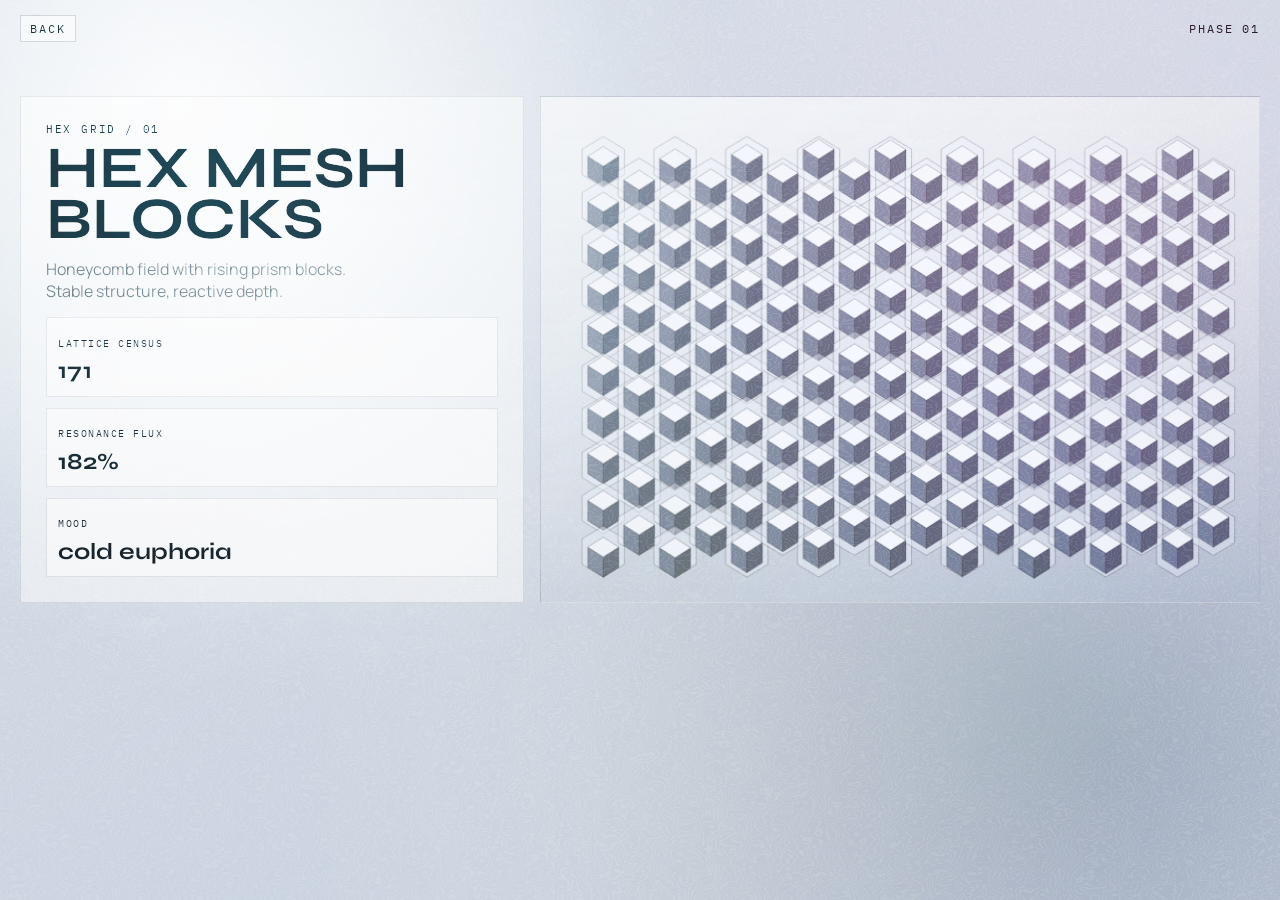
<file: phase1/index.html>
<!doctype html>
<html lang="en">

<head>
  <meta charset="UTF-8" />
  <meta name="viewport" content="width=device-width, initial-scale=1.0" />
  <title>Phase 01 - Hex Mesh Blocks</title>
  <link rel="preconnect" href="https://fonts.googleapis.com" />
  <link rel="preconnect" href="https://fonts.gstatic.com" crossorigin />
  <link
    href="https://fonts.googleapis.com/css2?family=Syne:wght@500;700;800&family=IBM+Plex+Mono:wght@400;600&family=Manrope:wght@400;600&display=swap"
    rel="stylesheet" />
  <link rel="stylesheet" href="../shared/fx.css" />
  <link rel="stylesheet" href="./styles.css" />
  <script src="../shared/fx.js" defer></script>
  <script src="./script.js" defer></script>
</head>

<body>
  <svg class="distortion-defs" aria-hidden="true">
    <filter id="bgDistort" x="-20%" y="-20%" width="140%" height="140%">
      <feTurbulence type="fractalNoise" baseFrequency="0.024 0.046" numOctaves="3" seed="17" result="noise">
        <animate attributeName="baseFrequency" dur="14s" values="0.024 0.046;0.038 0.072;0.024 0.046"
          repeatCount="indefinite" />
      </feTurbulence>
      <feDisplacementMap in="SourceGraphic" in2="noise" scale="56" xChannelSelector="R" yChannelSelector="G">
        <animate attributeName="scale" dur="10s" values="48;68;48" repeatCount="indefinite" />
      </feDisplacementMap>
    </filter>
  </svg>
  <div class="distortion-layer" aria-hidden="true"></div>
  <div class="distortion-chroma" aria-hidden="true"></div>
  <div class="magnify-stage" aria-hidden="true">
    <div class="magnify-content magnify-content-outer" id="magnifyContent"></div>
    <div class="magnify-core">
      <div class="magnify-content magnify-content-core" id="magnifyContentCore"></div>
    </div>
  </div>
  <div class="water-lens" aria-hidden="true"></div>

  <header class="topbar">
    <a href="../index.html">Back</a>
    <span>PHASE 01</span>
  </header>

  <main class="page">
    <section class="intro">
      <p class="kicker">HEX GRID / 01</p>
      <h1>HEX MESH BLOCKS</h1>
      <p class="desc">Honeycomb field with rising prism blocks. Stable structure, reactive depth.</p>

      <section class="readout">
        <article><small>Lattice Census</small>
          <h2 id="cells">000</h2>
        </article>
        <article><small>Resonance Flux</small>
          <h2 id="pulse">00%</h2>
        </article>
        <article><small>Mood</small>
          <h2 id="mode">idle</h2>
        </article>
      </section>
    </section>

    <section class="scene" id="scene" aria-label="Hex mesh scene">
      <canvas id="hexCanvas" class="scene-canvas" aria-hidden="true"></canvas>
    </section>
  </main>
</body>

</html>
</file>
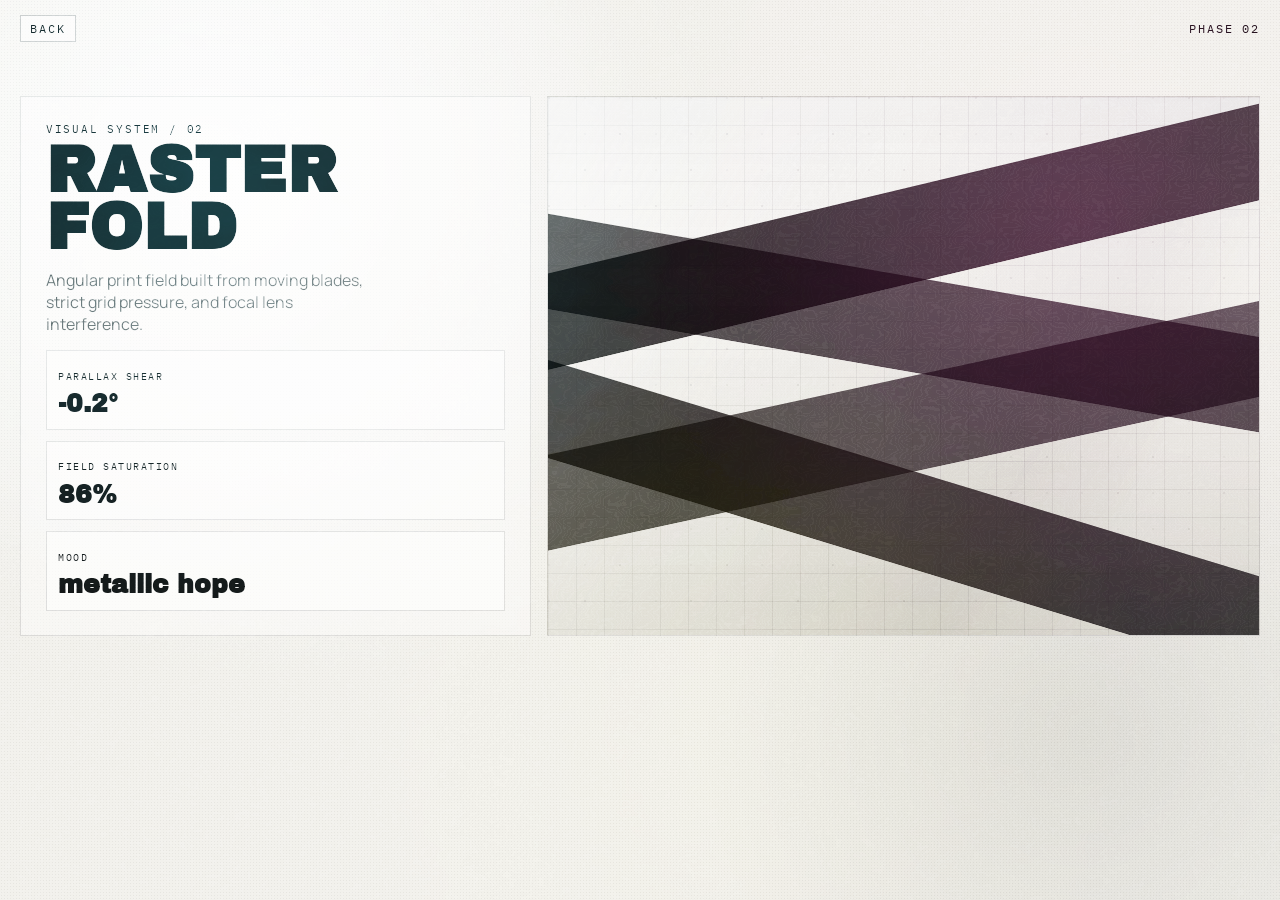
<file: phase2/index.html>
<!doctype html>
<html lang="en">

<head>
  <meta charset="UTF-8" />
  <meta name="viewport" content="width=device-width, initial-scale=1.0" />
  <title>Phase 02 - Raster Fold</title>
  <link rel="preconnect" href="https://fonts.googleapis.com" />
  <link rel="preconnect" href="https://fonts.gstatic.com" crossorigin />
  <link
    href="https://fonts.googleapis.com/css2?family=Archivo+Black&family=IBM+Plex+Mono:wght@400;600&family=Manrope:wght@400;600&display=swap"
    rel="stylesheet" />
  <link rel="stylesheet" href="../shared/fx.css" />
  <link rel="stylesheet" href="./styles.css" />
  <script src="../shared/fx.js" defer></script>
  <script src="./script.js" defer></script>
</head>

<body>
  <div class="paper-noise" aria-hidden="true"></div>
  <svg class="distortion-defs" aria-hidden="true">
    <filter id="bgDistort" x="-20%" y="-20%" width="140%" height="140%">
      <feTurbulence type="fractalNoise" baseFrequency="0.024 0.046" numOctaves="3" seed="17" result="noise">
        <animate attributeName="baseFrequency" dur="14s" values="0.024 0.046;0.038 0.072;0.024 0.046"
          repeatCount="indefinite" />
      </feTurbulence>
      <feDisplacementMap in="SourceGraphic" in2="noise" scale="56" xChannelSelector="R" yChannelSelector="G">
        <animate attributeName="scale" dur="10s" values="48;68;48" repeatCount="indefinite" />
      </feDisplacementMap>
    </filter>
  </svg>
  <div class="distortion-layer" aria-hidden="true"></div>
  <div class="distortion-chroma" aria-hidden="true"></div>
  <div class="magnify-stage" aria-hidden="true">
    <div class="magnify-content magnify-content-outer" id="magnifyContent"></div>
    <div class="magnify-core">
      <div class="magnify-content magnify-content-core" id="magnifyContentCore"></div>
    </div>
  </div>
  <div class="water-lens" aria-hidden="true"></div>

  <header class="topbar">
    <a href="../index.html">Back</a>
    <span>PHASE 02</span>
  </header>

  <main class="page">
    <section class="intro">
      <p class="kicker">VISUAL SYSTEM / 02</p>
      <h1>RASTER FOLD</h1>
      <p class="desc">
        Angular print field built from moving blades, strict grid pressure, and focal lens interference.
      </p>

        <section class="readout">
          <article>
            <small>Parallax Shear</small>
            <h2 id="tilt">+02.0°</h2>
          </article>
          <article>
            <small>Field Saturation</small>
            <h2 id="density">58%</h2>
          </article>
        <article>
          <small>Mood</small>
          <h2 id="mode">engrave</h2>
        </article>
      </section>
    </section>

    <section class="panel" id="panel" aria-label="Raster fold composition">
      <div class="mesh" id="mesh"></div>

      <div class="blade blade-a" data-blade><span>axis / 01</span></div>
      <div class="blade blade-b" data-blade><span>axis / 02</span></div>
      <div class="blade blade-c" data-blade><span>axis / 03</span></div>
      <div class="blade blade-d" data-blade><span>axis / 04</span></div>

    </section>
  </main>
</body>

</html>
</file>
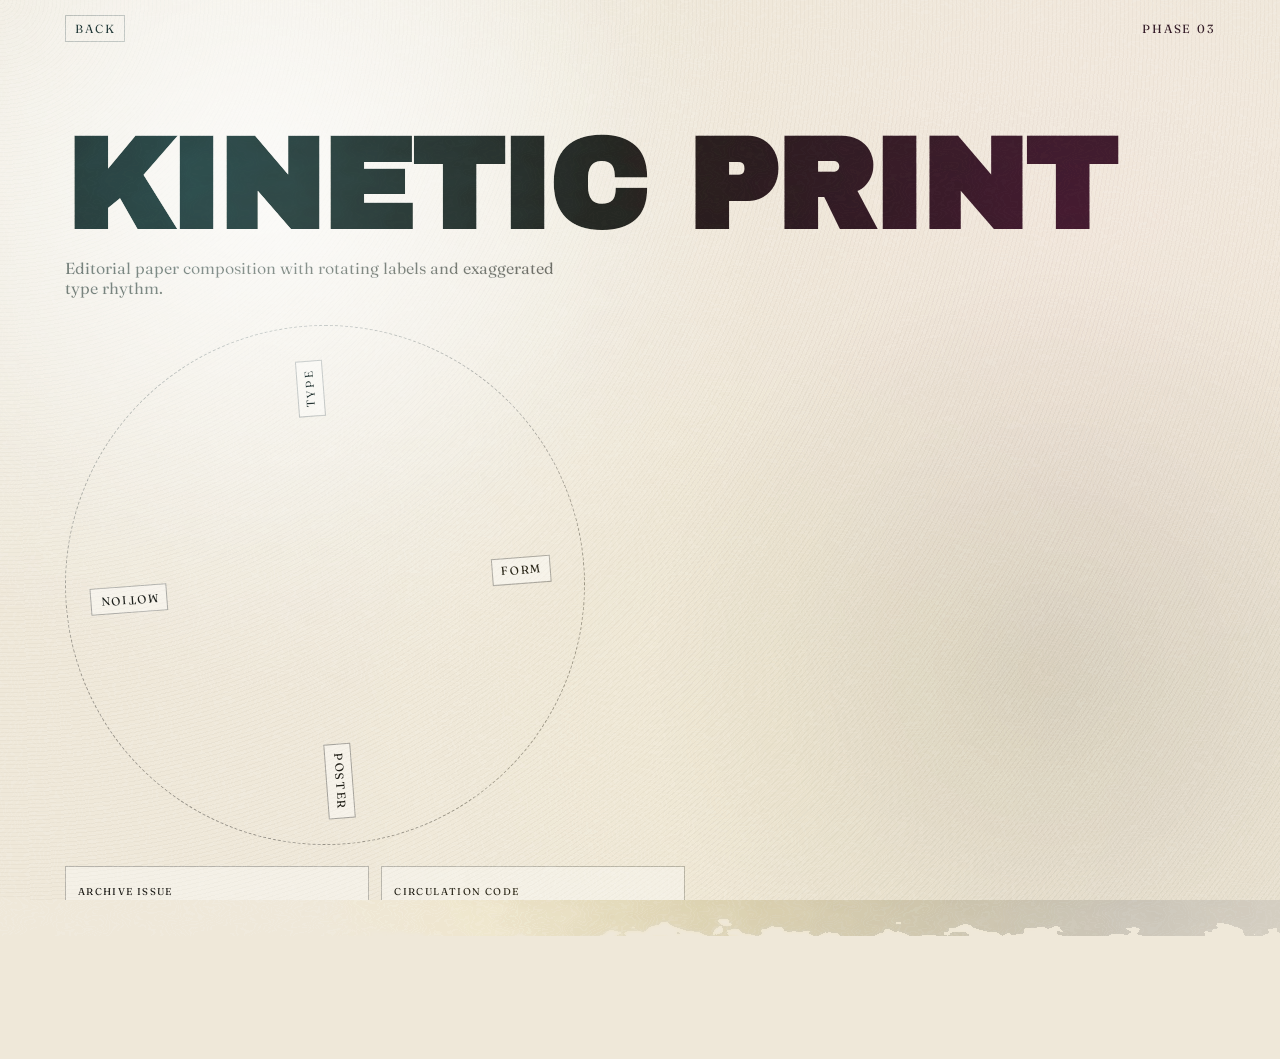
<file: phase3/index.html>
<!doctype html>
<html lang="en">

<head>
  <meta charset="UTF-8" />
  <meta name="viewport" content="width=device-width, initial-scale=1.0" />
  <title>Phase 03 - Kinetic Print</title>
  <link rel="preconnect" href="https://fonts.googleapis.com" />
  <link rel="preconnect" href="https://fonts.gstatic.com" crossorigin />
  <link
    href="https://fonts.googleapis.com/css2?family=Fraunces:opsz,wght@9..144,300;9..144,700&family=Archivo+Black&display=swap"
    rel="stylesheet" />
  <link rel="stylesheet" href="../shared/fx.css" />
  <link rel="stylesheet" href="./styles.css" />
  <script src="../shared/fx.js" defer></script>
  <script src="./script.js" defer></script>
</head>

<body>
  <div class="paper"></div>
  <svg class="distortion-defs" aria-hidden="true">
    <filter id="bgDistort" x="-20%" y="-20%" width="140%" height="140%">
      <feTurbulence type="fractalNoise" baseFrequency="0.024 0.046" numOctaves="3" seed="17" result="noise">
        <animate attributeName="baseFrequency" dur="14s" values="0.024 0.046;0.038 0.072;0.024 0.046"
          repeatCount="indefinite" />
      </feTurbulence>
      <feDisplacementMap in="SourceGraphic" in2="noise" scale="56" xChannelSelector="R" yChannelSelector="G">
        <animate attributeName="scale" dur="10s" values="48;68;48" repeatCount="indefinite" />
      </feDisplacementMap>
    </filter>
  </svg>
  <div class="distortion-layer" aria-hidden="true"></div>
  <div class="distortion-chroma" aria-hidden="true"></div>
  <div class="magnify-stage" aria-hidden="true">
    <div class="magnify-content magnify-content-outer" id="magnifyContent"></div>
    <div class="magnify-core">
      <div class="magnify-content magnify-content-core" id="magnifyContentCore"></div>
    </div>
  </div>
  <div class="water-lens" aria-hidden="true"></div>

  <header>
    <a href="../index.html">Back</a>
    <span>PHASE 03</span>
  </header>

  <main>
    <h1>KINETIC PRINT</h1>
    <p>Editorial paper composition with rotating labels and exaggerated type rhythm.</p>

    <div class="orbit" id="orbit">
      <span class="tag">POSTER</span>
      <span class="tag">MOTION</span>
      <span class="tag">TYPE</span>
      <span class="tag">FORM</span>
    </div>

    <section>
      <article>
        <small>archive issue</small>
        <h2>no. 23</h2>
      </article>
      <article>
        <small>circulation code</small>
        <h2 id="run">0412</h2>
      </article>
      <article>
        <small>mood vector</small>
        <h2 id="mood">latent</h2>
      </article>
    </section>
  </main>
</body>

</html>
</file>
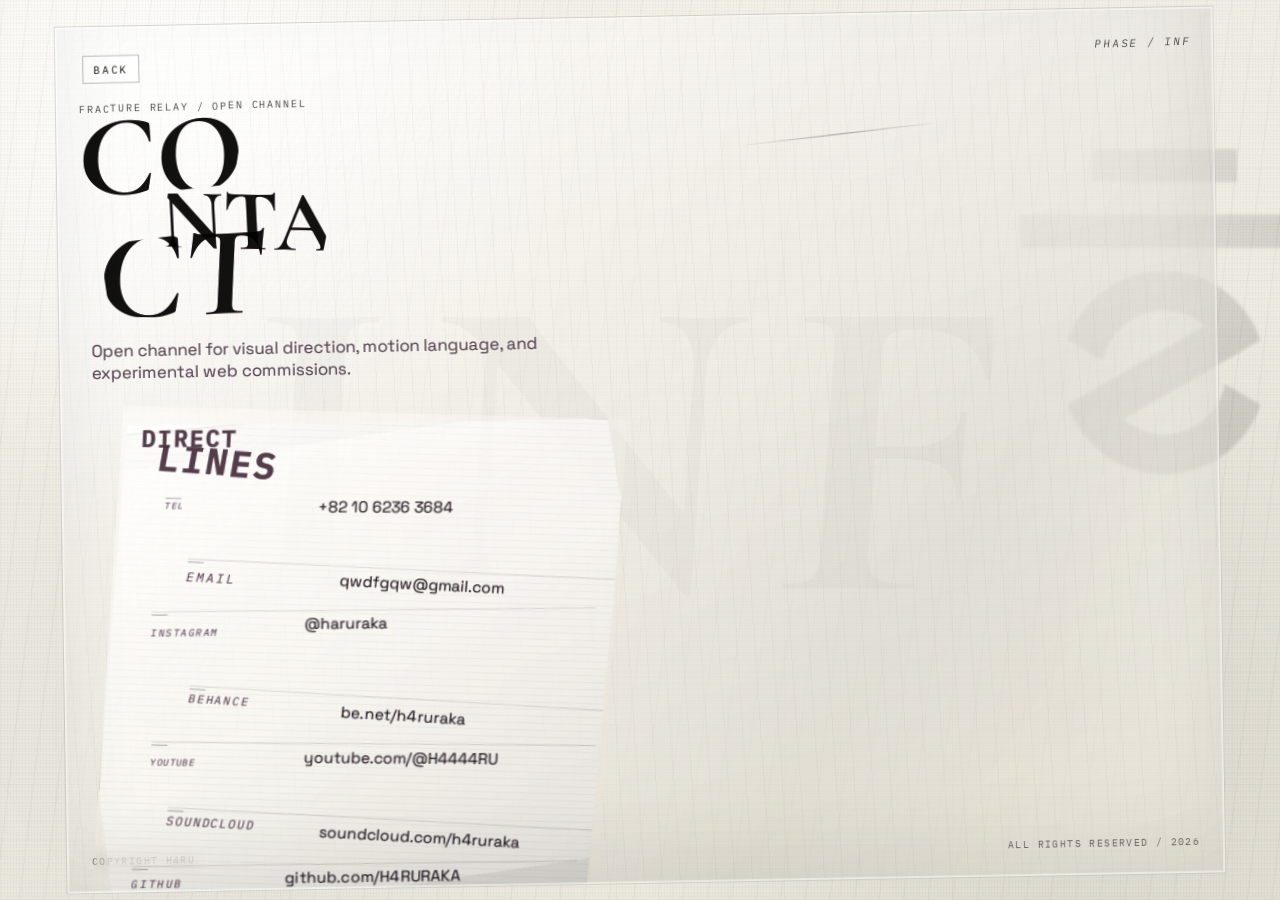
<file: phase4/index.html>
<!doctype html>
<html lang="en">

<head>
  <meta charset="UTF-8" />
  <meta name="viewport" content="width=device-width, initial-scale=1.0" />
  <title>Phase INF - Contact Relay</title>
  <link rel="preconnect" href="https://fonts.googleapis.com" />
  <link rel="preconnect" href="https://fonts.gstatic.com" crossorigin />
  <link
    href="https://fonts.googleapis.com/css2?family=Cormorant+Garamond:wght@500;700&family=IBM+Plex+Mono:wght@400;600&family=Space+Grotesk:wght@400;600;700&display=swap"
    rel="stylesheet" />
  <link rel="stylesheet" href="./styles.css" />
  <script src="./script.js" defer></script>
</head>

<body>
  <div class="grain" aria-hidden="true"></div>
  <div class="grid" aria-hidden="true"></div>
  <div class="echo" aria-hidden="true">INF</div>
  <div class="logo-orb" aria-hidden="true"></div>

  <main class="frame">
    <header class="topbar">
      <a class="back" href="../index.html">Back</a>
      <span class="phase-id">PHASE / INF</span>
    </header>

    <section class="hero">
      <p class="kicker">Fracture Relay / Open Channel</p>
      <h1 class="broken-title" aria-label="CONTACT">
        <span class="shard shard-a split-text">CO</span>
        <span class="shard shard-b split-text">NTA</span>
        <span class="shard shard-c split-text">CT</span>
      </h1>
      <p class="lede split-text">Open channel for visual direction, motion language, and experimental web commissions.</p>
    </section>

    <section class="deck">
      <article class="card card-links">
        <h2 class="broken-subtitle">
          <span class="split-text">DIRECT</span>
          <span class="split-text">LINES</span>
        </h2>
        <ul>
          <li><span class="split-text">Tel</span><a class="split-text" href="tel:+821062363684">+82 10 6236 3684</a></li>
          <li><span class="split-text">Email</span><a class="split-text" href="mailto:qwdfgqw@gmail.com">qwdfgqw@gmail.com</a></li>
          <li><span class="split-text">Instagram</span><a class="split-text" href="https://www.instagram.com/haruraka" target="_blank"
              rel="noreferrer">@haruraka</a></li>
          <li><span class="split-text">Behance</span><a class="split-text" href="https://be.net/h4ruraka" target="_blank" rel="noreferrer">be.net/h4ruraka</a>
          </li>
          <li><span class="split-text">YouTube</span><a class="split-text" href="https://www.youtube.com/@H4444RU" target="_blank"
              rel="noreferrer">youtube.com/@H4444RU</a></li>
          <li><span class="split-text">SoundCloud</span><a class="split-text" href="https://soundcloud.com/h4ruraka" target="_blank"
              rel="noreferrer">soundcloud.com/h4ruraka</a></li>
          <li><span class="split-text">GitHub</span><a class="split-text" href="https://github.com/H4RURAKA" target="_blank"
              rel="noreferrer">github.com/H4RURAKA</a></li>
        </ul>
      </article>
    </section>

    <footer class="legal">
      <p>Copyright H4RU</p>
      <p>All rights reserved / 2026</p>
    </footer>
  </main>
</body>

</html>
</file>
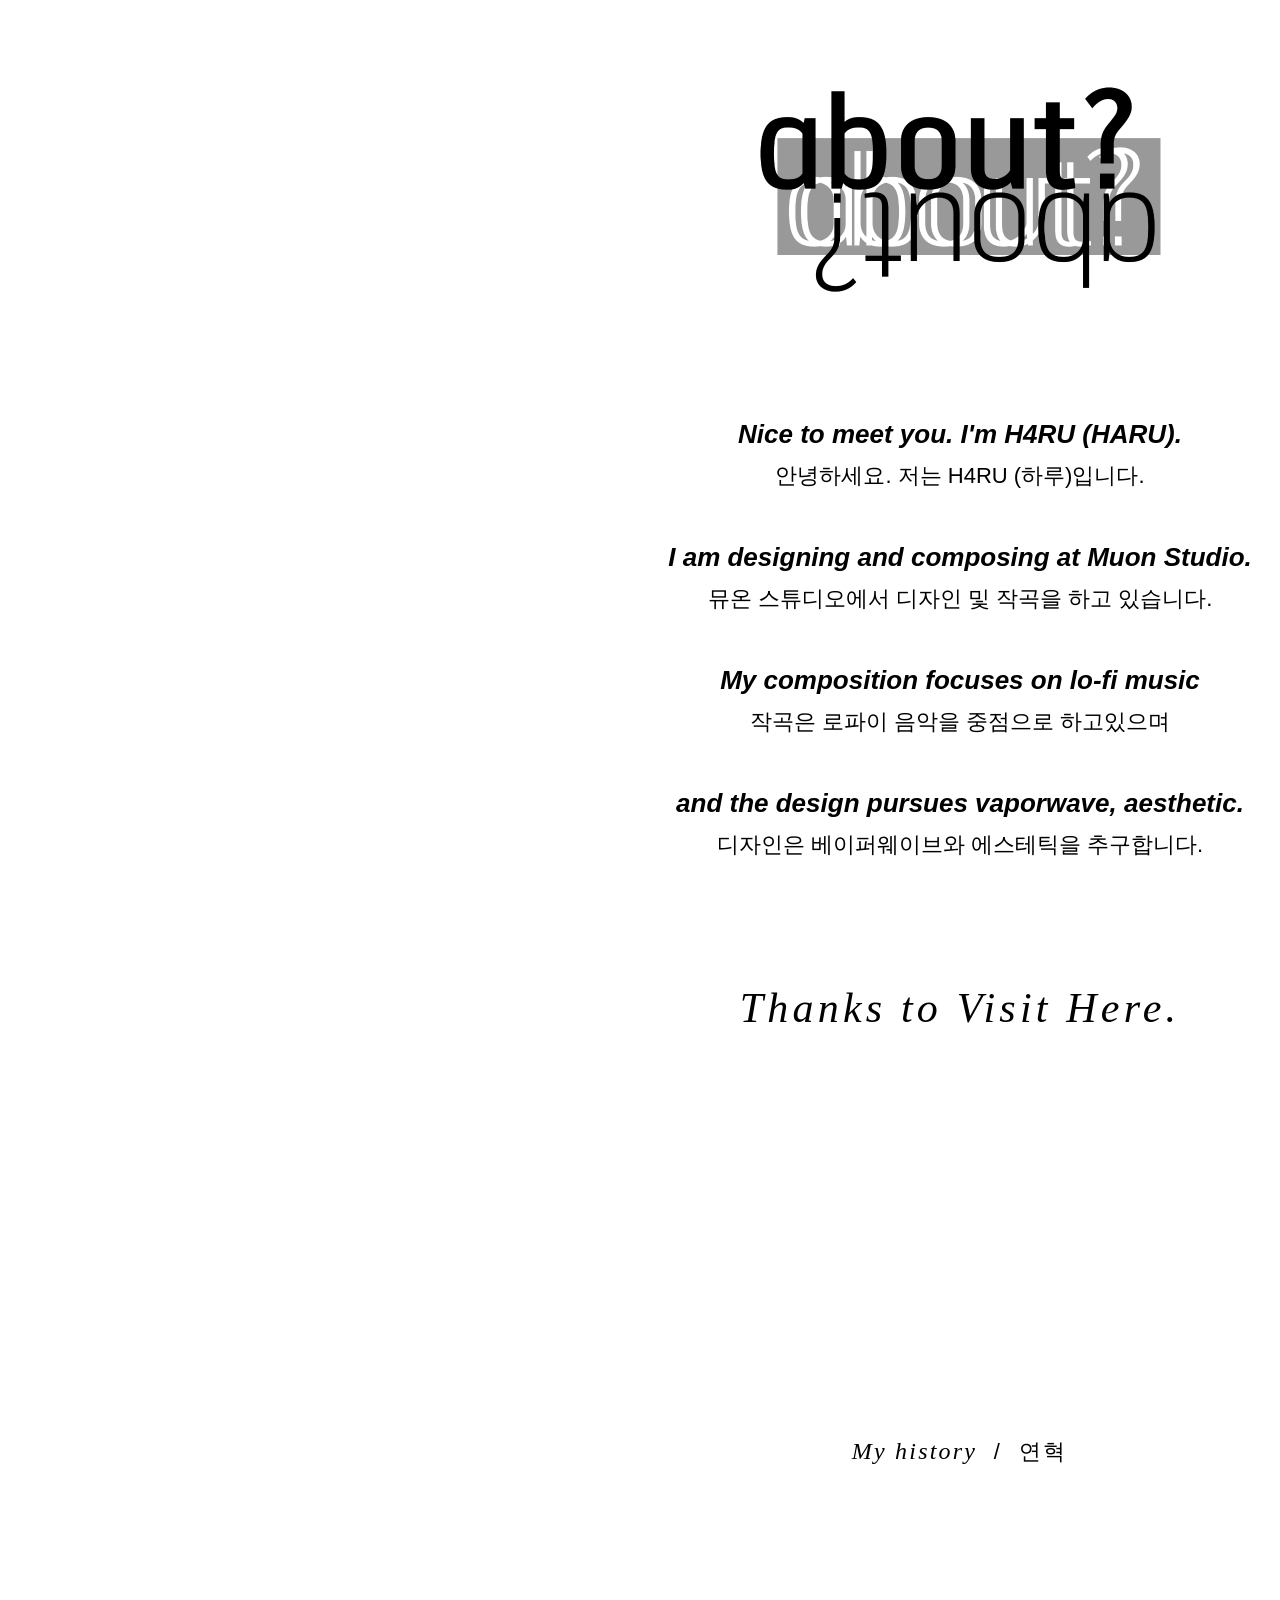
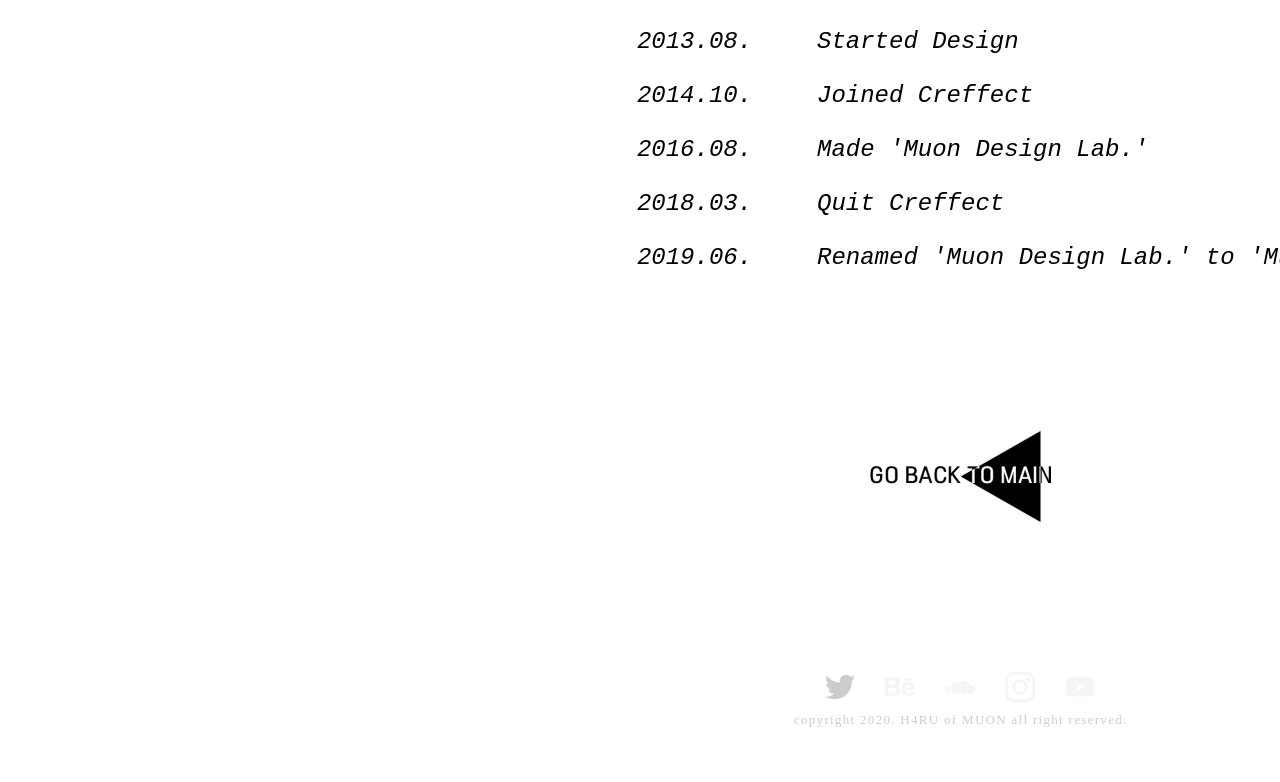
<file: about/about.html>
<!DOCTYPE html>
    <html>

    <head>
        <meta charset="utf-8">
        <title>About</title>
        
        <link rel="stylesheet" href="about.css">
    </head>

    <body>
        <div data-layer="b3c21310-5b65-4445-8fe6-a0b8df70357c" class="about">        <div data-layer="94f5dc71-e168-46d6-b57c-43815207b65c" class="social">            <div data-layer="e5bfa176-b5b7-4b3b-bc0a-e5e921b9145b" class="copyright2020H4ruOfMuonAllRightReserved">copyright 2020. H4RU of MUON all right reserved.</div>
            <div data-layer="a1f4f7b0-9071-4427-afa4-28cf94c4438e" class="soundcloud">                <div data-layer="37c20f39-da2f-4d5c-bcbf-4257aaffea3d" class="x51992"></div>
</div>
            <div data-layer="5bc35f51-23a3-471b-b01c-cace98cf2711" class="instagram">                <div data-layer="a10353e3-f3c3-4415-998c-ae39b62deff2" class="x87390"></div>
</div>
            <div data-layer="0743f536-f94f-4290-b839-6bb9d9524356" class="behance">                <div data-layer="4ef59f9c-1e63-433c-9ba6-0abf008a382f" class="x733594"></div>
</div>
            <div data-layer="f99b573f-d866-457f-bb92-771dd422311b" class="twitter"></div>
            <div data-layer="2a1b64e4-91b1-466b-be33-5f3f576df63b" class="youtube">                <div data-layer="303b527c-5b10-4ddb-8ff5-cbf89a13f7ec" class="x1384028"></div>
</div>
</div>
        <div data-layer="b0de021a-77fb-45c3-9a2b-eac1a95a8bcd" class="gobackmain1391a0ef">            <div data-layer="574aa9c2-a806-4573-9990-321454660893" class="gobackmain"></div>
</div>
        <div data-layer="56d926ae-6141-4ea5-9431-dcdd23e6c500" class="startedDesignjoinedCreffectmadeMuonDesignLabquitCreffectrenamedMuonDesignLabToMuonStudio">Started Design<br /><br />Joined Creffect<br /><br />Made 'Muon Design Lab.'<br /><br />Quit Creffect<br /><br />Renamed 'Muon Design Lab.' to 'Muon Studio'</div>
        <div data-layer="2e6dcb7a-1028-4f95-bff4-6562e2aea261" class="x201308201410201608201803201906">2013.08.<br /><br />2014.10.<br /><br />2016.08.<br /><br />2018.03.<br /><br />2019.06.</div>
        <div data-layer="42fcf7a3-c62b-4620-b14c-cbf3b3a2d5ea" class="myHistory"><span class="myHistory-0">My history</span><span class="myHistory-10"> </span><span class="myHistory-11"> /  연혁</span></div>
        <div data-layer="24987bf1-1655-494f-8c95-2ca03eb0aacd" class="thanksToVisitHere">Thanks to Visit Here.</div>
        <div data-layer="2cafaacb-9547-433d-94f0-abed6814fc16" class="niceToMeetYouImH4ruHaruH4ruIAmDesigningAndComposingAtMuonStudioMyCompositionFocusesOnLoFiMusicAndTheDesignPursuesVaporwaveAesthetic"><span class="niceToMeetYouImH4ruHaruH4ruIAmDesigningAndComposingAtMuonStudioMyCompositionFocusesOnLoFiMusicAndTheDesignPursuesVaporwaveAesthetic-0">Nice to meet you. I'm H4RU (HARU).<br /></span><span class="niceToMeetYouImH4ruHaruH4ruIAmDesigningAndComposingAtMuonStudioMyCompositionFocusesOnLoFiMusicAndTheDesignPursuesVaporwaveAesthetic-35">안녕하세요. 저는 H4RU (하루)입니다.<br /></span><span class="niceToMeetYouImH4ruHaruH4ruIAmDesigningAndComposingAtMuonStudioMyCompositionFocusesOnLoFiMusicAndTheDesignPursuesVaporwaveAesthetic-59"><br /></span><span class="niceToMeetYouImH4ruHaruH4ruIAmDesigningAndComposingAtMuonStudioMyCompositionFocusesOnLoFiMusicAndTheDesignPursuesVaporwaveAesthetic-60">I am designing and composing at Muon Studio.<br /></span><span class="niceToMeetYouImH4ruHaruH4ruIAmDesigningAndComposingAtMuonStudioMyCompositionFocusesOnLoFiMusicAndTheDesignPursuesVaporwaveAesthetic-105">뮤온 스튜디오에서 디자인 및 작곡을 하고 있습니다.<br /></span><span class="niceToMeetYouImH4ruHaruH4ruIAmDesigningAndComposingAtMuonStudioMyCompositionFocusesOnLoFiMusicAndTheDesignPursuesVaporwaveAesthetic-134"><br /></span><span class="niceToMeetYouImH4ruHaruH4ruIAmDesigningAndComposingAtMuonStudioMyCompositionFocusesOnLoFiMusicAndTheDesignPursuesVaporwaveAesthetic-135">My composition focuses on lo-fi music<br /></span><span class="niceToMeetYouImH4ruHaruH4ruIAmDesigningAndComposingAtMuonStudioMyCompositionFocusesOnLoFiMusicAndTheDesignPursuesVaporwaveAesthetic-173">작곡은 로파이 음악을 중점으로 하고있으며<br /></span><span class="niceToMeetYouImH4ruHaruH4ruIAmDesigningAndComposingAtMuonStudioMyCompositionFocusesOnLoFiMusicAndTheDesignPursuesVaporwaveAesthetic-196"><br /></span><span class="niceToMeetYouImH4ruHaruH4ruIAmDesigningAndComposingAtMuonStudioMyCompositionFocusesOnLoFiMusicAndTheDesignPursuesVaporwaveAesthetic-197">and the design pursues vaporwave, aesthetic.<br /></span><span class="niceToMeetYouImH4ruHaruH4ruIAmDesigningAndComposingAtMuonStudioMyCompositionFocusesOnLoFiMusicAndTheDesignPursuesVaporwaveAesthetic-242">디자인은 베이퍼웨이브와 에스테틱을 추구합니다.</span></div>
        <div data-layer="2ee9bbca-0f2b-4e31-9e27-2f9c629a47af" class="aboutcbd87571"></div>
</div>


    
    </body>
    </html>
</file>
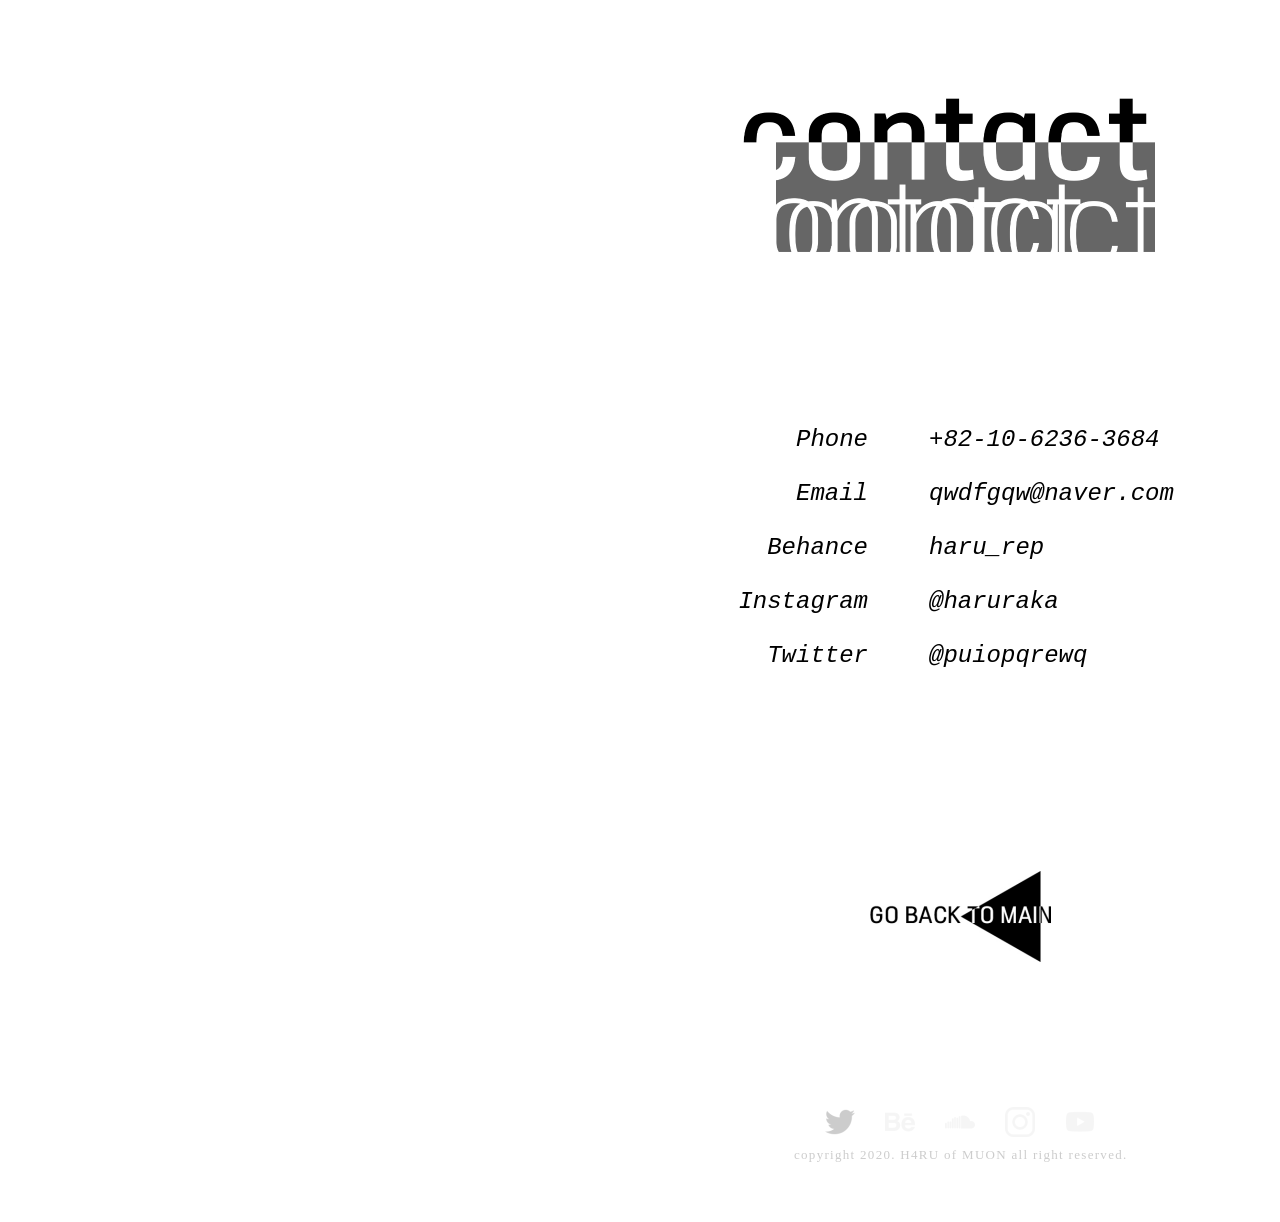
<file: contact/contact.html>
<!DOCTYPE html>
    <html>

    <head>
        <meta charset="utf-8">
        <title>Contact</title>
        
        <link rel="stylesheet" href="contact.css">
    </head>

    <body>
        <div data-layer="089db10f-e5ff-4e79-99ee-ed1cd668903e" class="contact">        <div data-layer="2ce17ac3-7643-4c19-80d1-64fe2cbbafce" class="social">            <div data-layer="4cf2d667-2eca-4dab-88ce-177fd0ea5f5f" class="copyright2020H4ruOfMuonAllRightReserved">copyright 2020. H4RU of MUON all right reserved.</div>
            <div data-layer="1421444b-a35f-4be2-a1e9-1e5333fe7c8a" class="soundcloud">                <div data-layer="3ea0ea78-0f6c-4b16-bd8b-14eed09d9ee3" class="x51992"></div>
</div>
            <div data-layer="3d10c0f5-fe65-485f-9ec2-97a927741182" class="instagram">                <div data-layer="155481ac-d037-44b8-bef6-ac18ced0a896" class="x87390"></div>
</div>
            <div data-layer="4ceaf787-74be-4ae5-a9a4-483dddaf769e" class="behance">                <div data-layer="d69c3028-241a-40c5-a99e-daa85a2c7fa8" class="x733594"></div>
</div>
            <div data-layer="8154e183-c9e6-453f-abd1-ddec99f43d41" class="twitter"></div>
            <div data-layer="13e3cba9-3d1b-42fe-921e-8564522cad70" class="youtube">                <div data-layer="5623702a-2ee1-4000-85e8-195a08a70fe5" class="x1384028"></div>
</div>
</div>
        <div data-layer="221376b9-c99f-480c-97c8-fdfc5a59d8c5" class="gobackmaine149f419">            <div data-layer="e5974fc2-b3b2-4914-8610-379557c37da3" class="gobackmain"></div>
</div>
        <div data-layer="b4dc7122-7a4d-40ec-82cf-e1138245299c" class="x821062363684qwdfgqw">+82-10-6236-3684<br /><br />qwdfgqw@naver.com<br /><br />haru_rep<br /><br />@haruraka<br /><br />@puiopqrewq</div>
        <div data-layer="7cdb593a-a05f-4972-a1f4-72a964590c4c" class="phoneemailbehanceinstagramtwitter">Phone<br /><br />Email<br /><br />Behance<br /><br />Instagram<br /><br />Twitter</div>
        <div data-layer="e9d70d70-c781-4ef0-8b67-3acce3a9d7be" class="contact289b849d"></div>
</div>


    
    </body>
    </html>
</file>
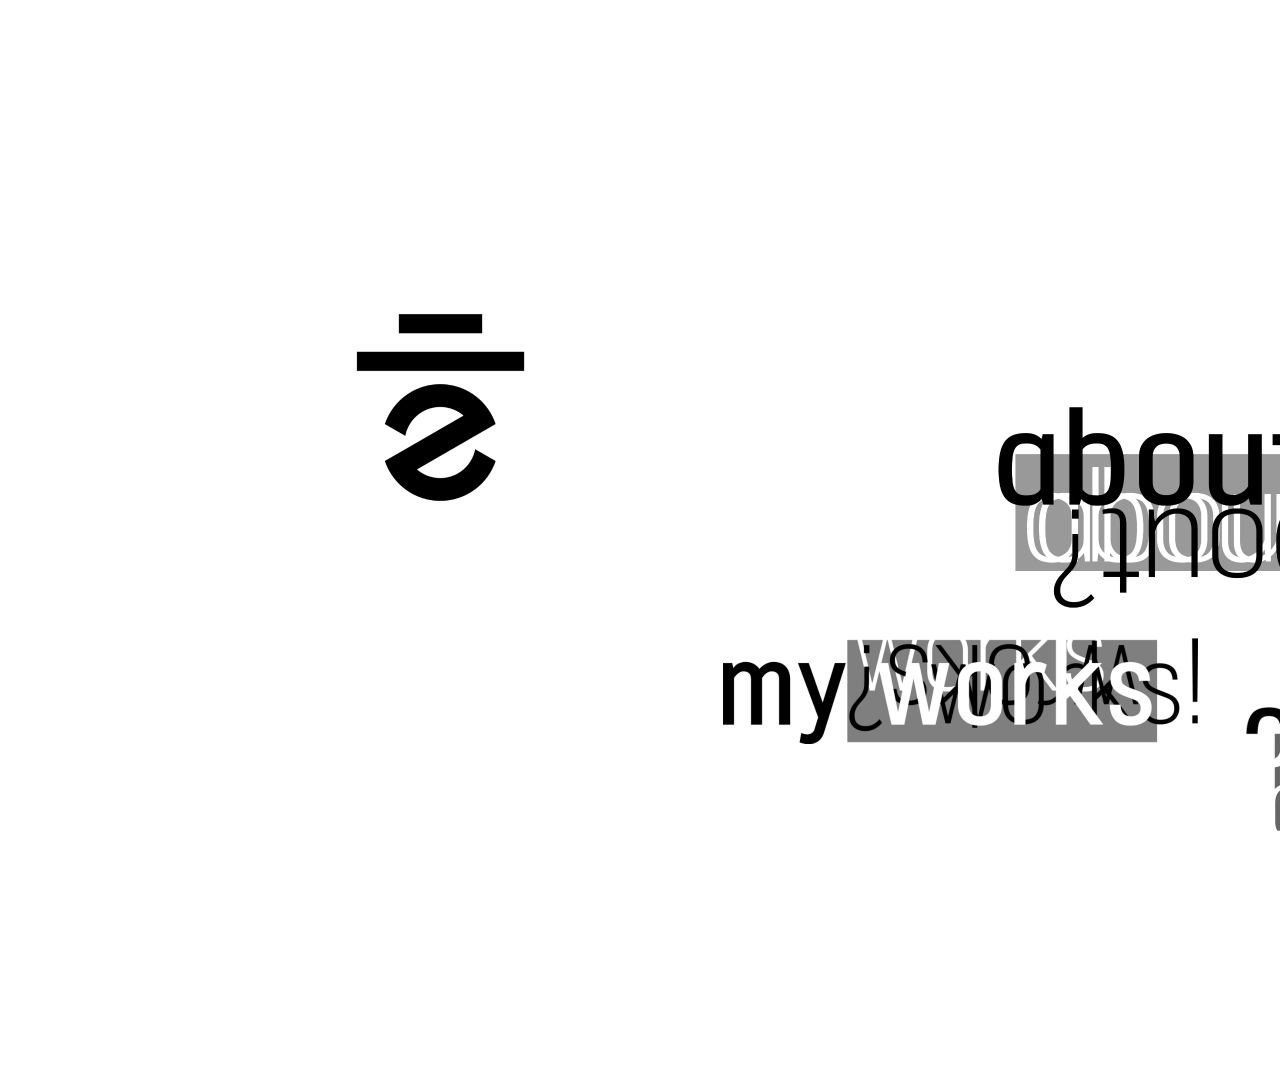
<file: main/main.html>
<!DOCTYPE html>
    <html>

    <head>
        <meta charset="utf-8">
        <title>Main</title>
        
        <link rel="stylesheet" href="main.css">
    </head>

    <body>
        <div data-layer="af0c8b11-15b7-41fd-812a-a75dfb440a5e" class="main">        <div data-layer="f0a0faec-3158-491b-adf8-89fc94c0a890" class="contact"></div>
        <div data-layer="2f722158-3bbd-495e-8e04-7ae26343ea5f" class="myWorks"></div>
        <div data-layer="f699ae71-3561-4ec7-b608-a41b7b1ecc97" class="about"></div>
        <div data-layer="c3855572-c4ac-49c1-a740-6acd9ec36ac1" class="white"></div>
</div>


    
    </body>
    </html>
</file>
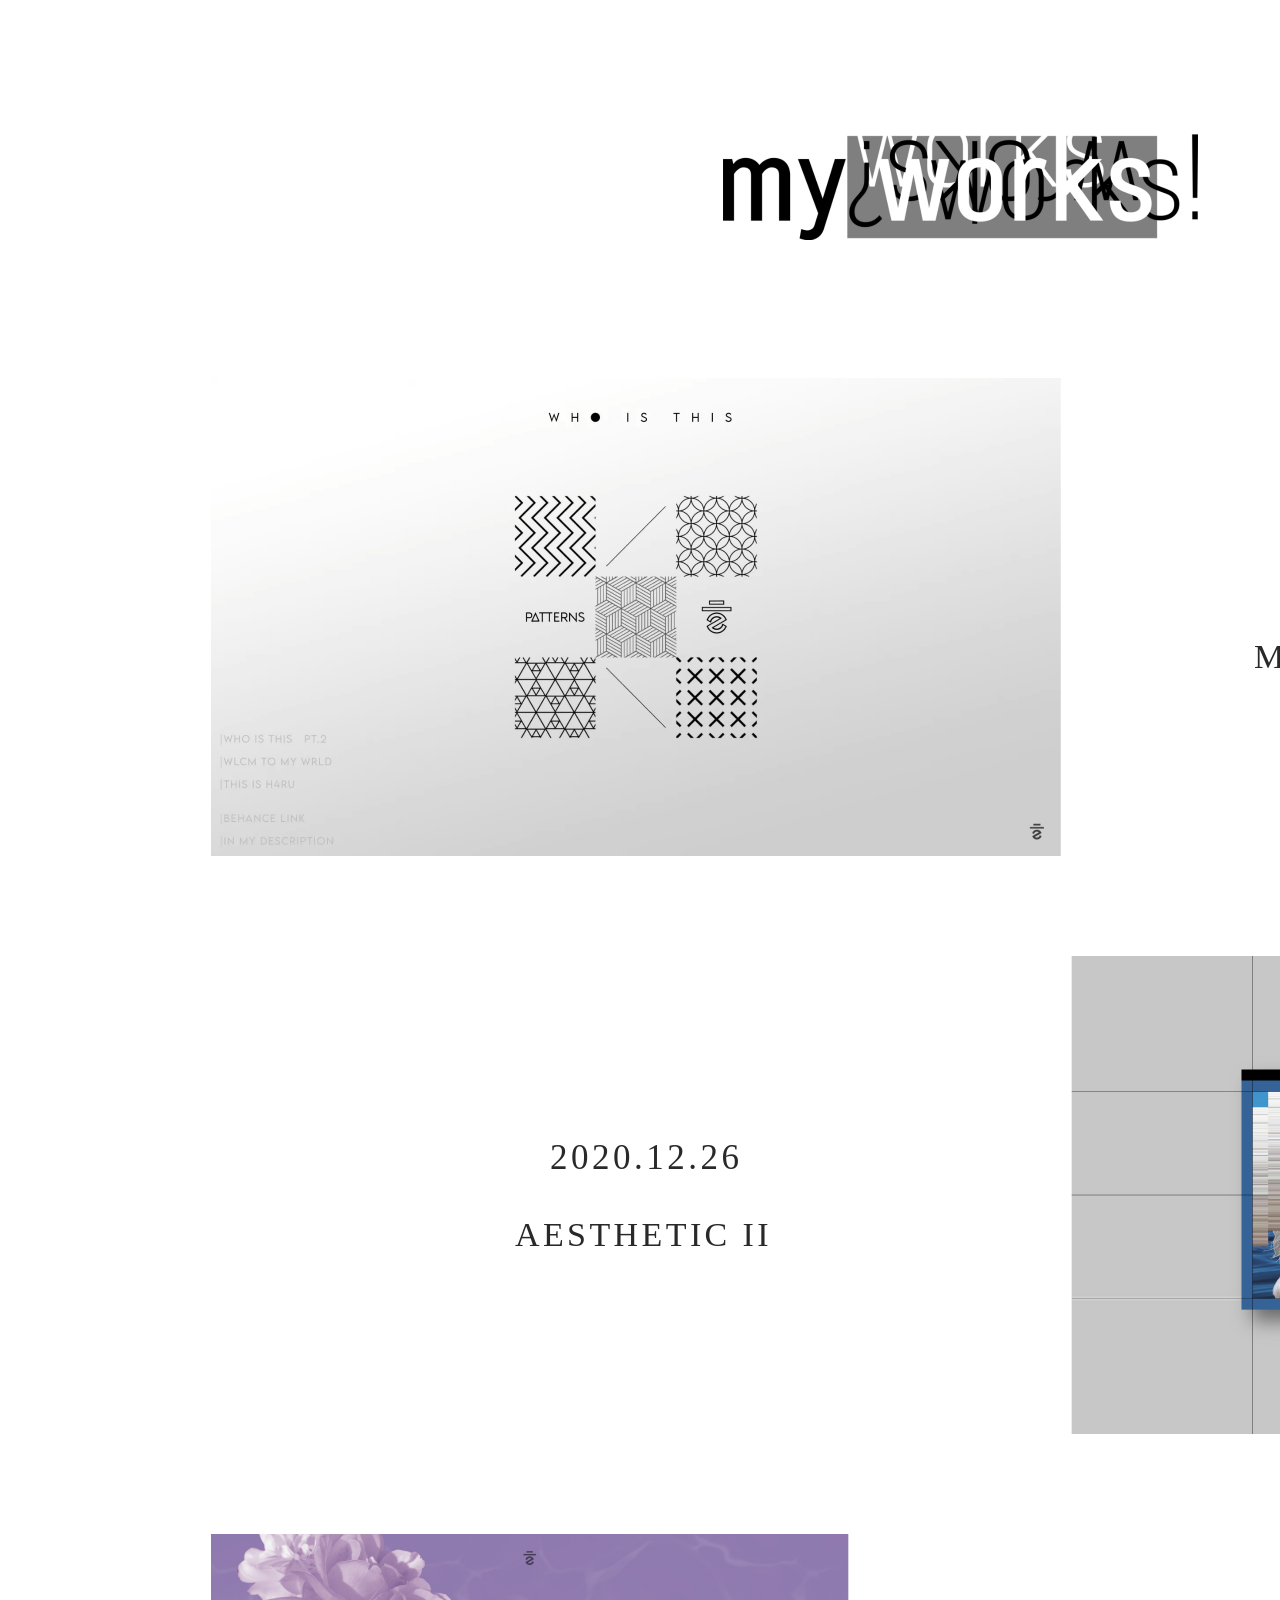
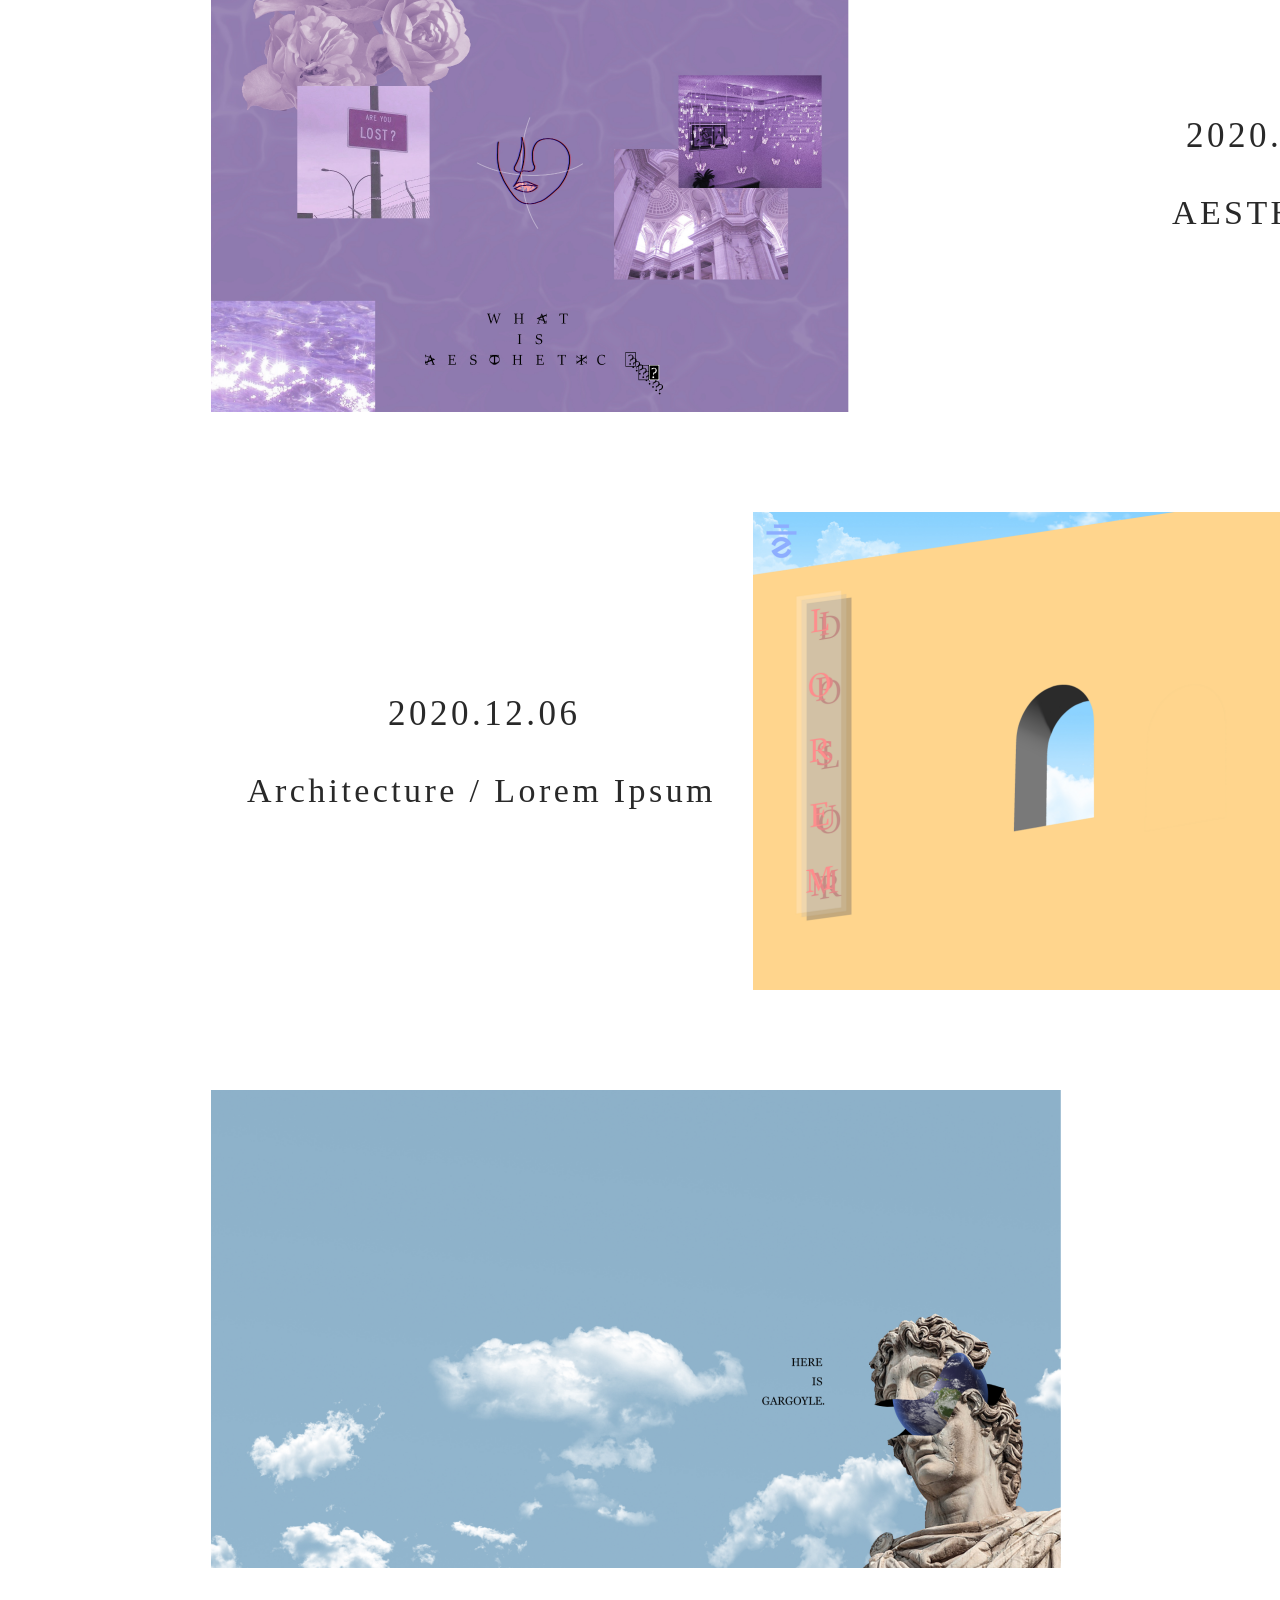
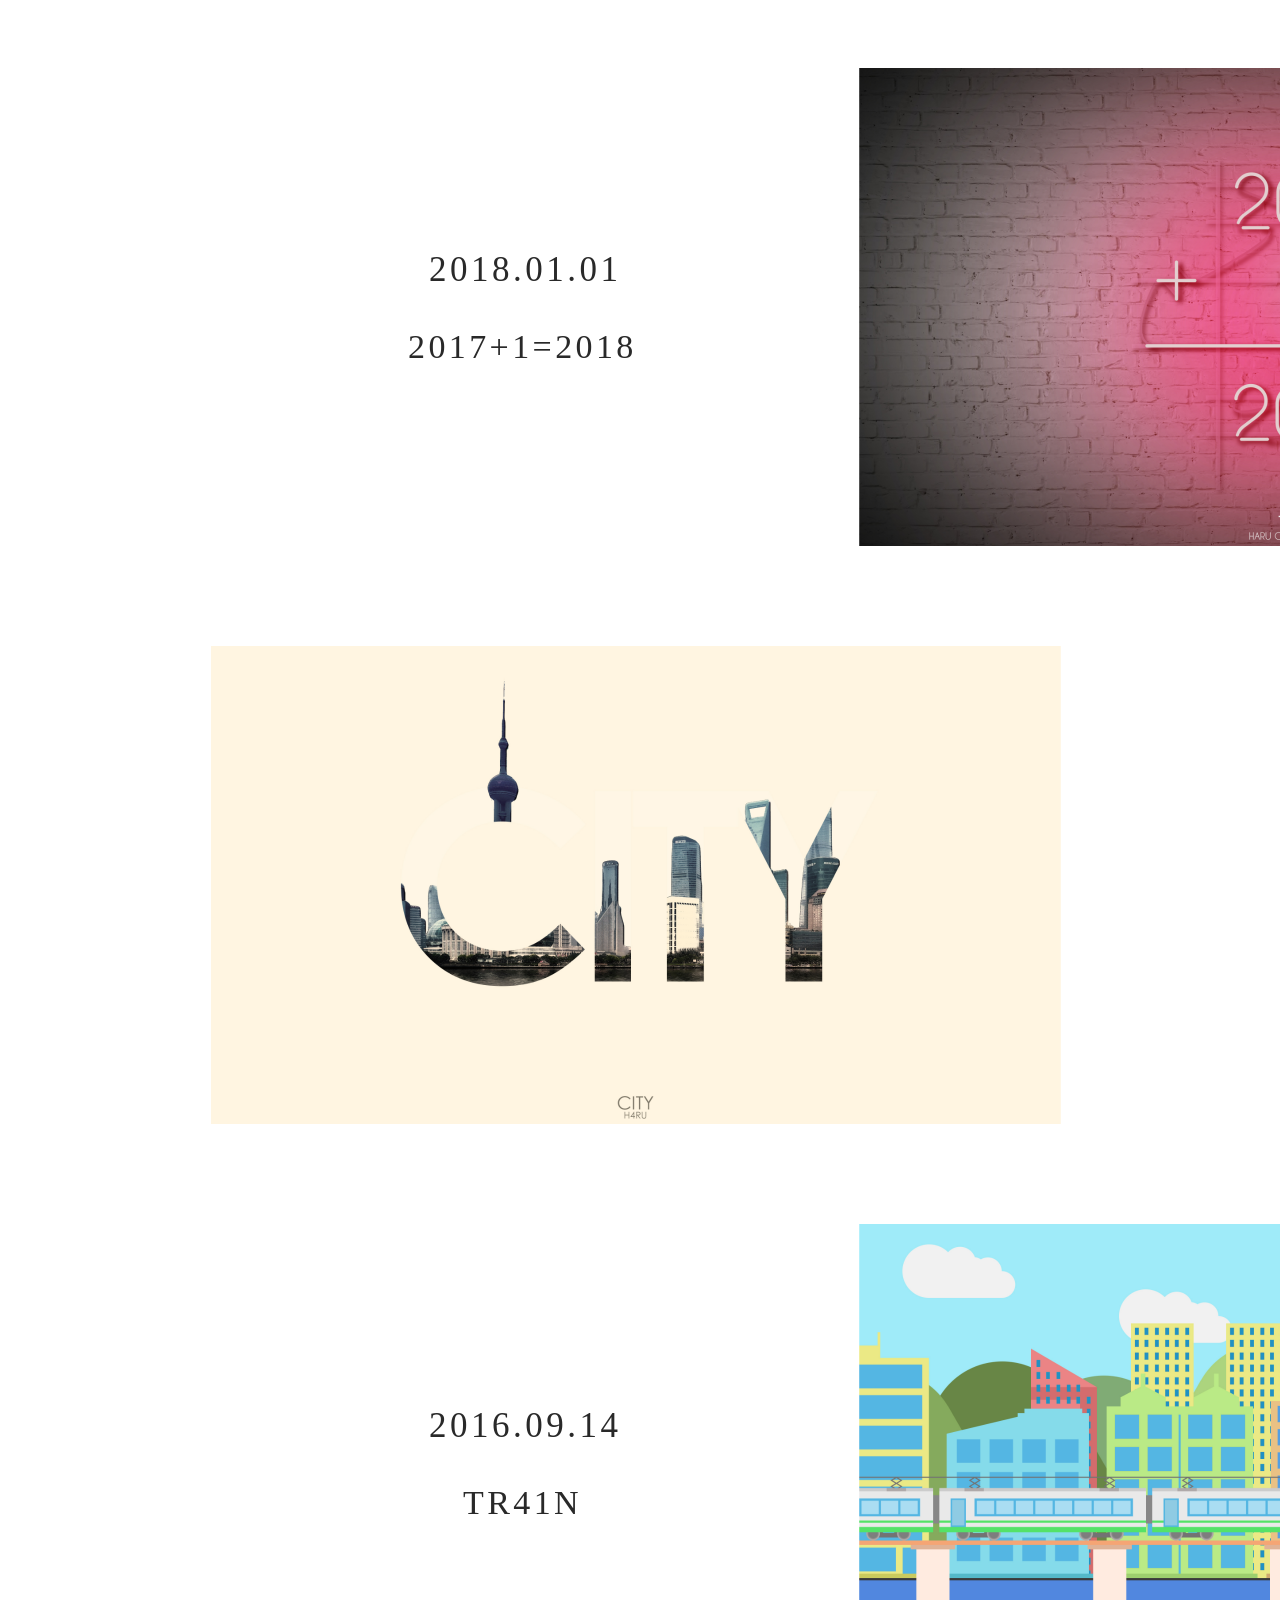
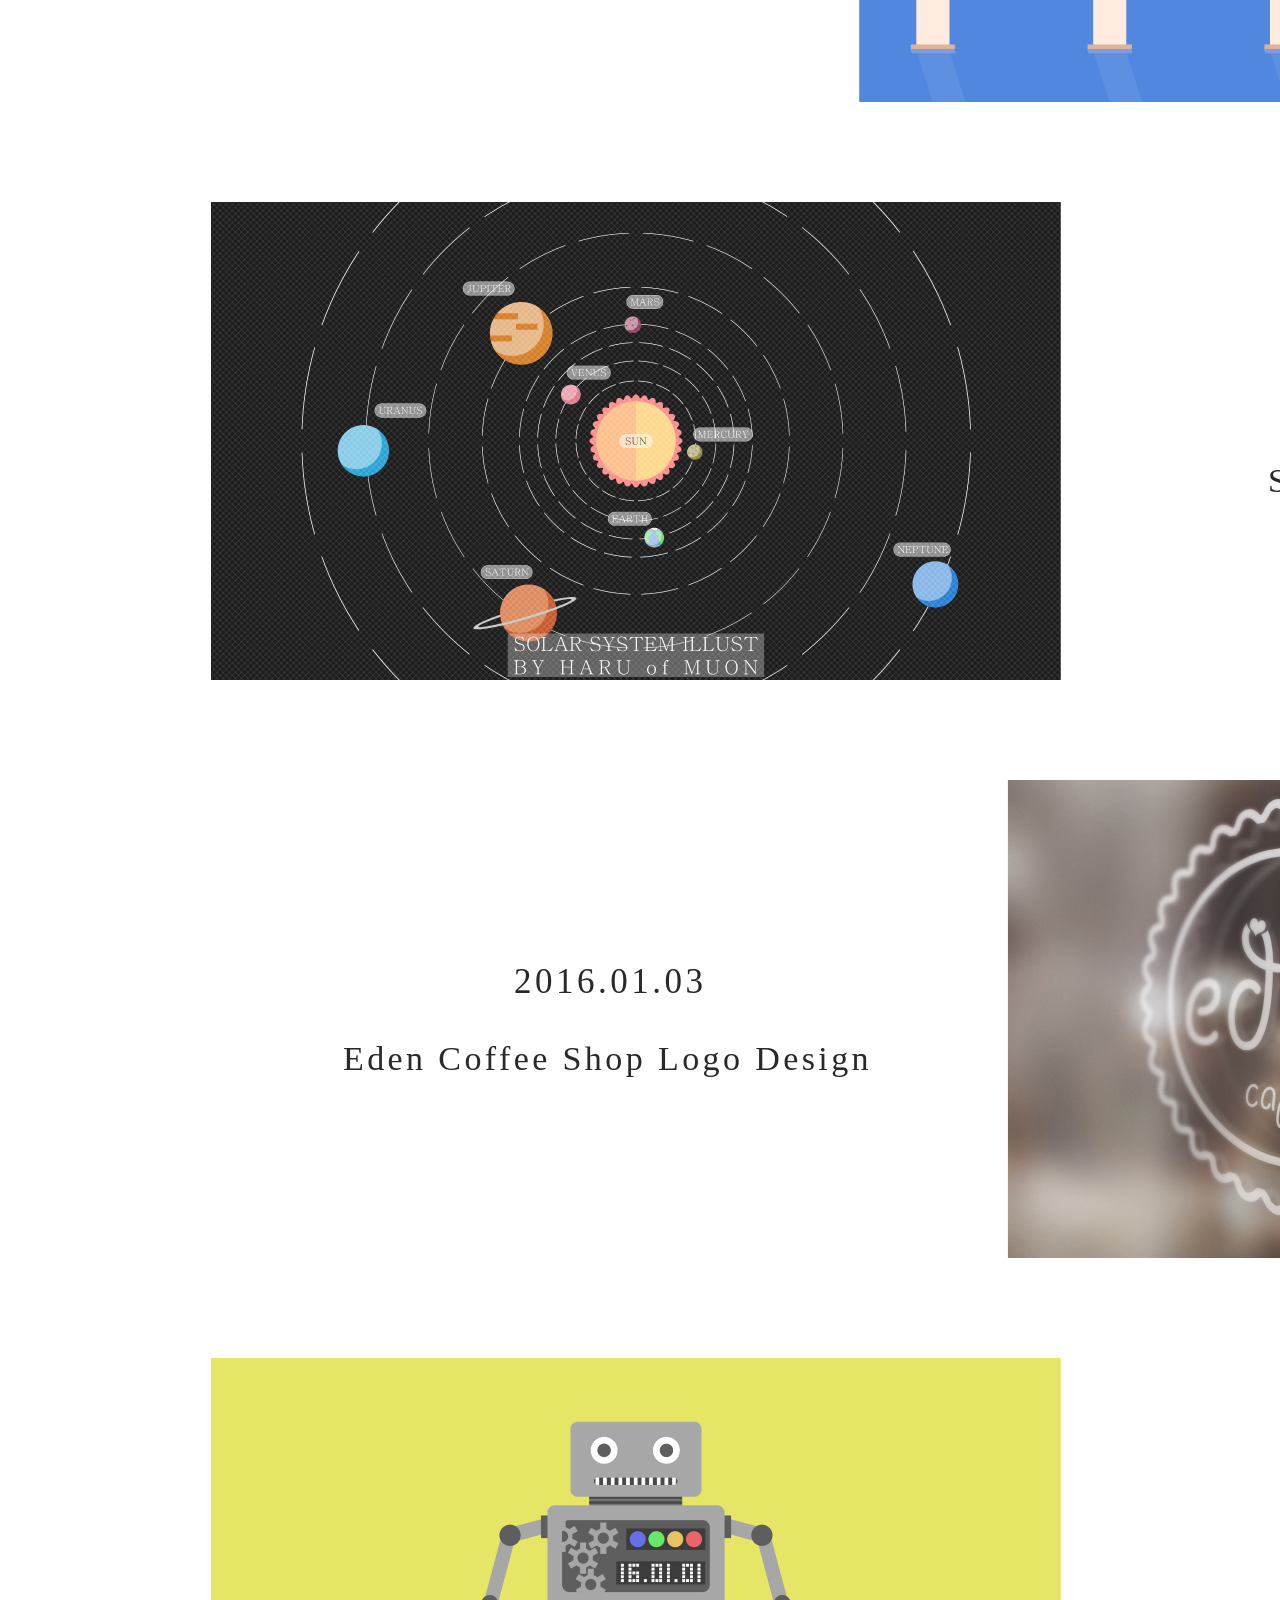
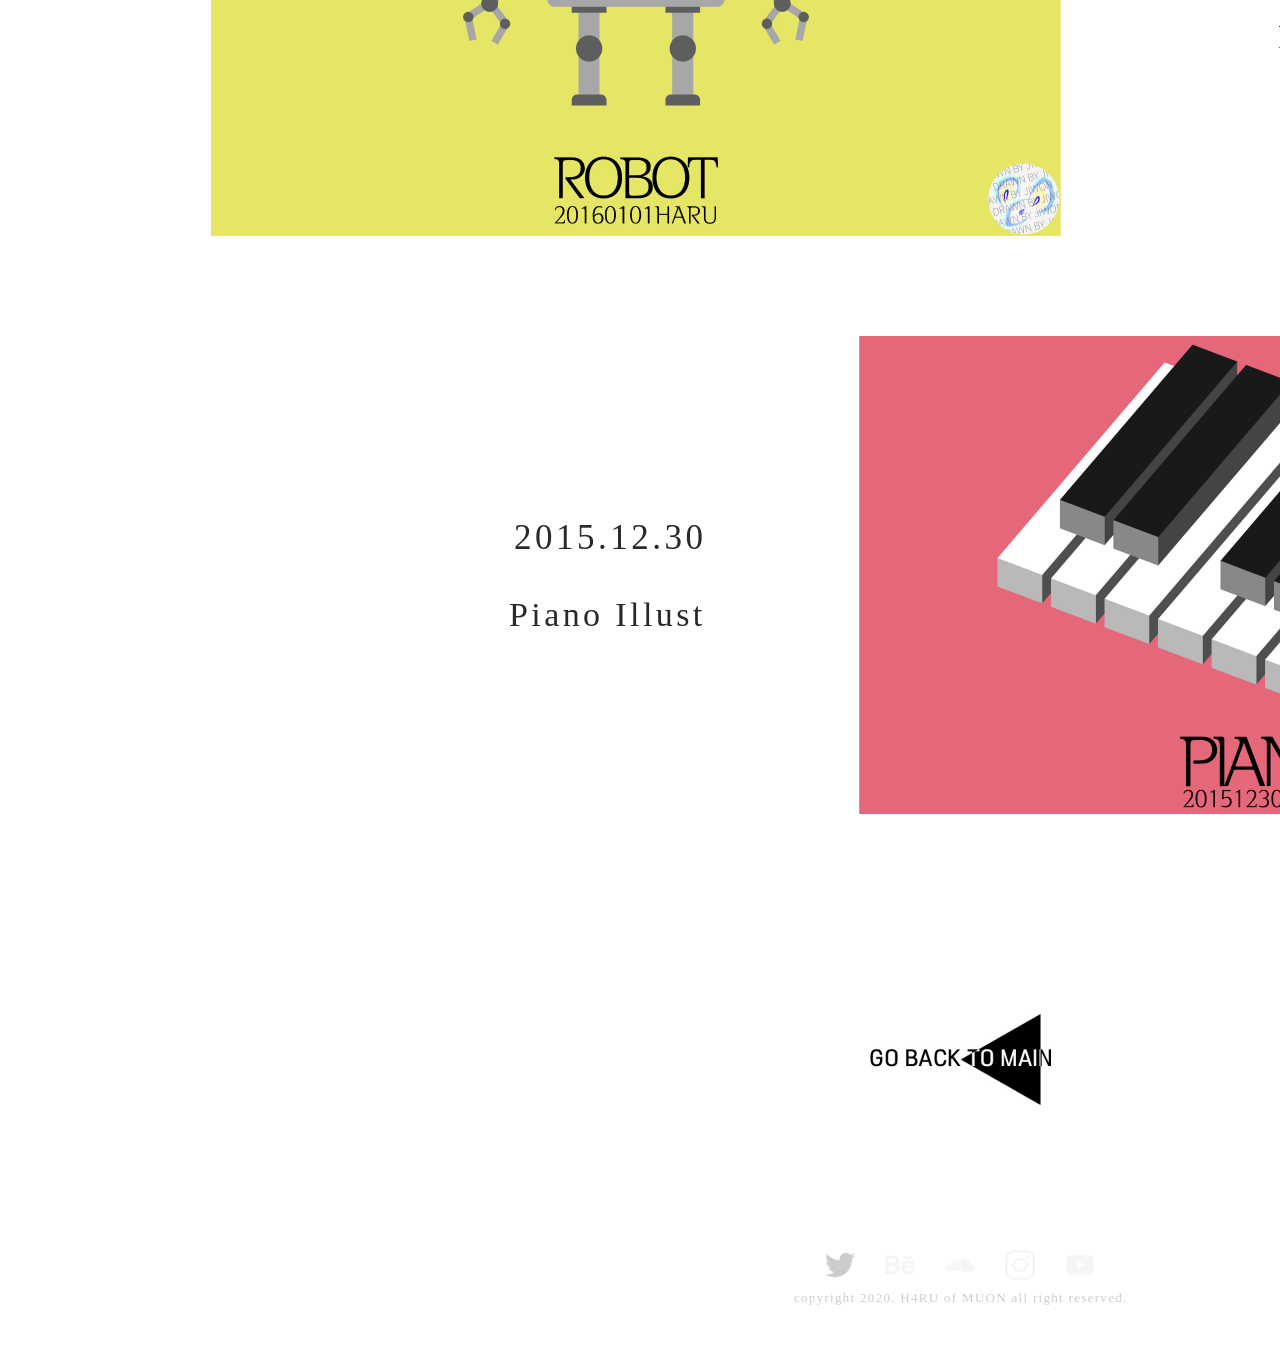
<file: myworks/myworks.html>
<!DOCTYPE html>
    <html>

    <head>
        <meta charset="utf-8">
        <title>Myworks</title>
        
        <link rel="stylesheet" href="myworks.css">
    </head>

    <body>
        <div data-layer="3328298f-dcc0-4303-854d-072117b1ad0c" class="myworks">        <div data-layer="ef28fba9-0dc0-4b85-99dc-52ecaee7347b" class="social">            <div data-layer="b1d31368-0794-4142-adee-7ab6c15fdffd" class="copyright2020H4ruOfMuonAllRightReserved">copyright 2020. H4RU of MUON all right reserved.</div>
            <div data-layer="fb786c51-af19-4aab-9cb3-5527d50f09e4" class="soundcloud">                <div data-layer="ad18fc87-2c90-41f2-96de-d159fb6bb07c" class="x51992"></div>
</div>
            <div data-layer="24916697-4d60-4a03-bfec-5a8b43a49bd0" class="instagram">                <div data-layer="7eddc137-039d-4167-a5de-903a397a5eca" class="x87390"></div>
</div>
            <div data-layer="9e19559a-759d-4855-bf5b-98d0a2b4870e" class="behance">                <div data-layer="4405cd6e-f5b7-4870-8754-76406c299a86" class="x733594"></div>
</div>
            <div data-layer="c0663036-23a5-4758-ae79-fe88c08a9c0e" class="twitter"></div>
            <div data-layer="ad532a32-e29e-4d3e-810c-a9b0e6e6cdd9" class="youtube">                <div data-layer="172ecce7-a4f2-4db0-91be-27270fb1abf5" class="x1384028"></div>
</div>
</div>
        <div data-layer="ab1fbfa9-eb1d-4bf3-a4a9-6b650e8e98b2" class="gobackmainfec2fd88">            <div data-layer="f0d1ddb7-2681-446f-8974-ae39f6809474" class="gobackmain"></div>
</div>
        <div data-layer="9e8eafcd-a784-48a8-970b-e7540d2ccc14" class="works">            <div data-layer="34554710-dead-4b01-9815-c232805d9622" class="pianoIllust6b0c3ad3">                <svg data-layer="95824b58-9ea9-4f8f-9c3b-8fd6bb9b47f4" preserveAspectRatio="none" viewBox="0 0 1498 478" class="pianoIllust6cc714c8"><defs><pattern id="img-pianoIllust6cc714c8" patternContentUnits="userSpaceOnUse" width="100%" height="100%"><image xlink:href="assets/pianoIllust6cc714c8.png" x="0" y="0" width="1498.00px" height="478.00px" /></pattern></defs><path d="M 0 0 L 1498 0 L 1498 478 L 0 478 L 0 0 Z" fill="url(#img-pianoIllust6cc714c8)" /></svg>
                <div data-layer="294c1c3d-f6b5-4fa1-8e7d-fd05987179a5" class="pianoIllust">Piano Illust</div>
                <div data-layer="f0e032bb-2d21-4e1f-a8ac-32864f537f65" class="x20151230">2015.12.30</div>
</div>
            <div data-layer="63806cdc-858e-4021-90a5-ee05d843be01" class="edenCoffeeShopLogoDesignfdb1c9ec">                <svg data-layer="869cfa5c-20cf-45b9-a9af-37a56b7c7d86" preserveAspectRatio="none" viewBox="0 0 1498 478" class="edenCoffeeShopLogoDesign391a0504"><defs><pattern id="img-edenCoffeeShopLogoDesign391a0504" patternContentUnits="userSpaceOnUse" width="100%" height="100%"><image xlink:href="assets/edenCoffeeShopLogoDesign391a0504.png" x="0" y="0" width="1498.00px" height="478.00px" /></pattern></defs><path d="M 0 0 L 1498 0 L 1498 478 L 0 478 L 0 0 Z" fill="url(#img-edenCoffeeShopLogoDesign391a0504)" /></svg>
                <div data-layer="39271bb0-902d-45e1-b5df-d9bf5c156097" class="edenCoffeeShopLogoDesign">Eden Coffee Shop Logo Design</div>
                <div data-layer="df804f05-72fd-4691-8570-f85e20407a23" class="x20160103">2016.01.03</div>
</div>
            <div data-layer="87d035bc-c870-4cae-b813-bffefeb9e4dc" class="robotIllust23d92db0">                <svg data-layer="61e88222-8854-4fc8-af5d-d633d236d401" preserveAspectRatio="none" viewBox="0 0 1498 478" class="robotIllustca5504cc"><defs><pattern id="img-robotIllustca5504cc" patternContentUnits="userSpaceOnUse" width="100%" height="100%"><image xlink:href="assets/robotIllustca5504cc.png" x="0" y="0" width="1498.00px" height="478.00px" /></pattern></defs><path d="M 0 0 L 1498 0 L 1498 478 L 0 478 L 0 0 Z" fill="url(#img-robotIllustca5504cc)" /></svg>
                <div data-layer="bf471c36-66a7-446d-98fa-42a9b4b10044" class="robotIllust">Robot Illust</div>
                <div data-layer="21aa13c4-91f9-47f1-895f-4ba45468869e" class="x20160101">2016.01.01</div>
</div>
            <div data-layer="c54cca18-0f6b-4717-8595-7b5e5a87e159" class="solarSystemc7fd56c1">                <svg data-layer="f43b31d7-2760-477e-b6f1-f3d4f0447242" preserveAspectRatio="none" viewBox="0 0 1498 478" class="solarSystem38eedfa8"><defs><pattern id="img-solarSystem38eedfa8" patternContentUnits="userSpaceOnUse" width="100%" height="100%"><image xlink:href="assets/solarSystem38eedfa8.png" x="0" y="0" width="1498.00px" height="478.00px" /></pattern></defs><path d="M 0 0 L 1498 0 L 1498 478 L 0 478 L 0 0 Z" fill="url(#img-solarSystem38eedfa8)" /></svg>
                <div data-layer="883e459d-828e-4eae-9b70-0e7f42ff4e6c" class="solarSystem">Solar System</div>
                <div data-layer="8c21918a-bbda-4472-8f7c-f23fdca303e6" class="x20160123">2016.01.23</div>
</div>
            <div data-layer="c1f1d564-6afd-465d-bf25-ff0b90e16d2a" class="tr41ne4a58a4c">                <svg data-layer="f20df0ef-51b4-4486-9b99-4aa683ad3c4e" preserveAspectRatio="none" viewBox="0 0 1498 478" class="x2017120189df3fa18"><defs><pattern id="img-x2017120189df3fa18" patternContentUnits="userSpaceOnUse" width="100%" height="100%"><image xlink:href="assets/x2017120189df3fa18.png" x="0" y="0" width="1498.00px" height="478.00px" /></pattern></defs><path d="M 0 0 L 1498 0 L 1498 478 L 0 478 L 0 0 Z" fill="url(#img-x2017120189df3fa18)" /></svg>
                <div data-layer="34bd733d-bee9-42be-a477-ca8c0b9aa7d0" class="tr41n">TR41N</div>
                <div data-layer="93bdfaed-76bc-4eb9-9644-dfaf9405a7b8" class="x20160914">2016.09.14</div>
</div>
            <div data-layer="ca802937-055e-4004-91cd-aa741da18441" class="citye26666d5">                <svg data-layer="044fe4a4-6cba-4abf-9eb3-0c5de9ccc5b9" preserveAspectRatio="none" viewBox="0 0 1498 478" class="citycdafde8d"><defs><pattern id="img-citycdafde8d" patternContentUnits="userSpaceOnUse" width="100%" height="100%"><image xlink:href="assets/citycdafde8d.png" x="0" y="0" width="1498.00px" height="478.00px" /></pattern></defs><path d="M 0 0 L 1498 0 L 1498 478 L 0 478 L 0 0 Z" fill="url(#img-citycdafde8d)" /></svg>
                <div data-layer="31c17727-8d09-42dd-a843-77a4a4cf5520" class="city">CITY</div>
                <div data-layer="a4444a1d-55e7-491a-b5ea-69726c8420ff" class="x20170730">2017.07.30</div>
</div>
            <div data-layer="03bd1ab9-7325-4e77-a737-4a169158e7e1" class="x201712018bf1ab1d2">                <svg data-layer="41ab88c9-c90d-4b48-a6b2-c34150753ca2" preserveAspectRatio="none" viewBox="0 0 1498 478" class="x201712018607b9270"><defs><pattern id="img-x201712018607b9270" patternContentUnits="userSpaceOnUse" width="100%" height="100%"><image xlink:href="assets/x201712018607b9270.png" x="0" y="0" width="1498.00px" height="478.00px" /></pattern></defs><path d="M 0 0 L 1498 0 L 1498 478 L 0 478 L 0 0 Z" fill="url(#img-x201712018607b9270)" /></svg>
                <div data-layer="ede0702c-7390-46fa-888d-edf981e2b062" class="x201712018">2017+1=2018</div>
                <div data-layer="f7728593-0367-4d02-b015-e0fe53512199" class="x20180101">2018.01.01</div>
</div>
            <div data-layer="73d843fd-aaf7-4837-98e0-685892a83a6e" class="gargoylea3928f91">                <svg data-layer="a37476ff-954e-41f6-90bc-e69b45661448" preserveAspectRatio="none" viewBox="0 0 1498 478" class="aesthetic73932123"><defs><pattern id="img-aesthetic73932123" patternContentUnits="userSpaceOnUse" width="100%" height="100%"><image xlink:href="assets/aesthetic73932123.png" x="0" y="0" width="1498.00px" height="478.00px" /></pattern></defs><path d="M 0 0 L 1498 0 L 1498 478 L 0 478 L 0 0 Z" fill="url(#img-aesthetic73932123)" /></svg>
                <div data-layer="0864980f-92ed-4dfc-ab60-37d8a7abae70" class="gargoyle">Gargoyle.</div>
                <div data-layer="6db4c8db-ad3b-41a6-aa04-5dd81e446582" class="x20200518">2020.05.18</div>
</div>
            <div data-layer="9504902a-f8af-4901-847d-dafaca362d66" class="architectureLoremIpsum06a203a2">                <svg data-layer="fc333453-80b9-424b-a2de-0fdb69331d8b" preserveAspectRatio="none" viewBox="0 0 1498 478" class="architectureLoremIpsumffcc6952"><defs><pattern id="img-architectureLoremIpsumffcc6952" patternContentUnits="userSpaceOnUse" width="100%" height="100%"><image xlink:href="assets/architectureLoremIpsumffcc6952.png" x="0" y="0" width="1498.00px" height="478.00px" /></pattern></defs><path d="M 0 0 L 1498 0 L 1498 478 L 0 478 L 0 0 Z" fill="url(#img-architectureLoremIpsumffcc6952)" /></svg>
                <div data-layer="27bc81f0-f587-45a9-9b99-86d0cf9eb7e4" class="architectureLoremIpsum">Architecture / Lorem Ipsum</div>
                <div data-layer="66429864-1382-4e02-b33e-4b9bbc4ab49b" class="x20201206">2020.12.06</div>
</div>
            <div data-layer="b239cfbb-3622-4ab3-a979-54912945ba6e" class="aesthetica5e27ee7">                <svg data-layer="7807a513-fff9-4791-b933-b87944368ed3" preserveAspectRatio="none" viewBox="0 0 1498 478" class="aesthetic0d9bd579"><defs><pattern id="img-aesthetic0d9bd579" patternContentUnits="userSpaceOnUse" width="100%" height="100%"><image xlink:href="assets/aesthetic0d9bd579.png" x="0" y="0" width="1498.00px" height="478.00px" /></pattern></defs><path d="M 0 0 L 1498 0 L 1498 478 L 0 478 L 0 0 Z" fill="url(#img-aesthetic0d9bd579)" /></svg>
                <div data-layer="359c9080-a73f-4485-b1c5-92636ef46acd" class="aesthetic">AESTHETIC</div>
                <div data-layer="431700a1-3215-4379-bd73-9ff70b629c77" class="x20201220">2020.12.20</div>
</div>
            <div data-layer="dc724b72-d703-491c-807c-94c689064a46" class="aestheticIi29dd67dd">                <svg data-layer="ffce6b64-30aa-49b6-8f38-5f26d3457462" preserveAspectRatio="none" viewBox="0 0 1498 478" class="aesthetic2"><defs><pattern id="img-aesthetic2" patternContentUnits="userSpaceOnUse" width="100%" height="100%"><image xlink:href="assets/aesthetic2.png" x="0" y="0" width="1498.00px" height="478.00px" /></pattern></defs><path d="M 0 0 L 1498 0 L 1498 478 L 0 478 L 0 0 Z" fill="url(#img-aesthetic2)" /></svg>
                <div data-layer="0719042f-7b47-4c38-82ba-1c832029ad48" class="aestheticIi">AESTHETIC II</div>
                <div data-layer="531e9051-82aa-4560-9317-c9e85670845d" class="x20201226">2020.12.26</div>
</div>
            <div data-layer="d2f09889-1708-403f-a819-3dd9dce97c17" class="motionGraphics35f98e48">                <svg data-layer="b03761e3-72da-4945-897d-68b9404ba648" preserveAspectRatio="none" viewBox="0 0 1498 478" class="motionGraphics0086098e"><defs><pattern id="img-motionGraphics0086098e" patternContentUnits="userSpaceOnUse" width="100%" height="100%"><image xlink:href="assets/motionGraphics0086098e.png" x="0" y="0" width="1498.00px" height="478.00px" /></pattern></defs><path d="M 0 0 L 1498 0 L 1498 478 L 0 478 L 0 0 Z" fill="url(#img-motionGraphics0086098e)" /></svg>
                <div data-layer="36c86d41-83a2-4fcb-a523-560ee2344191" class="motionGraphics">Motion Graphics</div>
                <div data-layer="ea2607fb-6b8f-478b-bf6c-059180df18ea" class="x20210215">2020.12.26</div>
</div>
</div>
        <div data-layer="36df48d3-5af9-4431-9c04-09e83e220251" class="myWorks"></div>
</div>


    
    </body>
    </html>
</file>
<file: styles.css>
:root {
  --paper: #f5f5f5;
  --paper-deep: #e7e7e7;
  --ink: #0a0a0a;
  --mx: 50vw;
  --my: 50vh;
  --scroll: 0;
  --edge: 0;
}

* {
  box-sizing: border-box;
}

html,
body {
  margin: 0;
  width: 100%;
  min-height: 100%;
  height: 100%;
}

body {
  font-family: "Space Grotesk", sans-serif;
  color: var(--ink);
  background:
    radial-gradient(circle at 12% 16%, rgba(255, 255, 255, 0.9), transparent 36%),
    radial-gradient(circle at 86% 80%, rgba(255, 255, 255, 0.8), transparent 32%),
    linear-gradient(150deg, #ffffff 0%, var(--paper) 50%, var(--paper-deep) 100%);
  overflow: hidden;
  overscroll-behavior: none;
}

.liquid-defs {
  position: absolute;
  width: 0;
  height: 0;
}

.noise,
#dotfield {
  position: fixed;
  inset: 0;
  pointer-events: none;
}

.noise {
  z-index: 1;
  background-image:
    radial-gradient(rgba(0, 0, 0, 0.14) 0.6px, transparent 0.6px),
    radial-gradient(rgba(255, 255, 255, 0.62) 0.7px, transparent 0.7px);
  background-size: 3px 3px, 5px 5px;
  mix-blend-mode: multiply;
  opacity: 0.22;
}

#dotfield {
  z-index: 2;
  contain: layout paint;
  will-change: transform;
}

.dot {
  position: absolute;
  width: var(--size);
  aspect-ratio: 1;
  border-radius: 999px;
  left: var(--x);
  top: var(--y);
  background: rgba(0, 0, 0, var(--alpha));
  filter: blur(var(--blur));
  transform: translate(-50%, -50%);
}

.studio {
  position: fixed;
  top: 0;
  left: 50%;
  transform: translateX(-50%);
  z-index: 5;
  width: min(1480px, calc(100% - 0.45rem));
  height: 100vh;
  padding: 0.62rem 0 0.58rem;
}

.meta-strip {
  display: flex;
  justify-content: space-between;
  align-items: center;
  font-size: 0.62rem;
  text-transform: uppercase;
  letter-spacing: 0.15em;
  color: rgba(0, 0, 0, 0.58);
  padding: 0.35rem 0.16rem;
}

.composition {
  position: relative;
  margin-top: 0.14rem;
  height: calc(100vh - 1.7rem);
  border: 1px dashed rgba(0, 0, 0, 0.14);
  overflow: clip;
  isolation: isolate;
  background:
    linear-gradient(130deg, rgba(255, 255, 255, 0.5), rgba(255, 255, 255, 0.04)),
    radial-gradient(circle at 50% 30%, rgba(255, 255, 255, 0.46), rgba(255, 255, 255, 0));
}

.liquid-layer {
  position: absolute;
  z-index: 2;
  border-radius: 999px;
  border: 1px solid rgba(255, 255, 255, 0.76);
  background:
    linear-gradient(145deg, rgba(255, 255, 255, 0.66), rgba(255, 255, 255, 0.08)),
    rgba(255, 255, 255, 0.2);
  backdrop-filter: blur(36px) saturate(125%);
  filter: url(#liquidWarp);
  box-shadow:
    inset 0 1px 0 rgba(255, 255, 255, 0.95),
    0 28px 72px rgba(0, 0, 0, 0.2);
  will-change: transform;
}

.liquid-layer::before {
  content: "";
  position: absolute;
  inset: 0;
  border-radius: inherit;
  padding: 1.4px;
  background: linear-gradient(
    122deg,
    rgba(81, 173, 255, 0.92),
    rgba(255, 255, 255, 0.03),
    rgba(255, 108, 192, 0.9),
    rgba(255, 201, 86, 0.9),
    rgba(127, 255, 182, 0.88)
  );
  -webkit-mask: linear-gradient(#000 0 0) content-box, linear-gradient(#000 0 0);
  -webkit-mask-composite: xor;
  mask-composite: exclude;
  opacity: calc(0.28 + var(--edge) * 0.72);
}

.layer-a {
  width: min(420px, 74vw);
  aspect-ratio: 1.22;
  left: 16%;
  top: -12%;
}

.layer-b {
  width: min(520px, 84vw);
  aspect-ratio: 1.08;
  right: -10%;
  top: 20%;
}

.layer-c {
  width: min(370px, 68vw);
  aspect-ratio: 1.35;
  left: 24%;
  bottom: -18%;
}

.glass-slab {
  position: absolute;
  display: block;
  z-index: 7;
  border-radius: 26px;
  border: 1px solid rgba(255, 255, 255, 0.72);
  background:
    linear-gradient(135deg, rgba(255, 255, 255, 0.62), rgba(255, 255, 255, 0.03)),
    rgba(255, 255, 255, 0.18);
  backdrop-filter: blur(30px) saturate(120%);
  filter: url(#liquidWarp);
  box-shadow:
    inset 0 1px 0 rgba(255, 255, 255, 0.9),
    0 26px 70px rgba(0, 0, 0, 0.22);
  overflow: hidden;
  isolation: isolate;
  padding: 1rem;
  text-decoration: none;
  color: inherit;
  cursor: pointer;
  will-change: transform;
}

.phase-link:focus-visible {
  outline: 2px solid rgba(0, 0, 0, 0.6);
  outline-offset: 2px;
}

.glass-slab::before {
  content: "";
  position: absolute;
  inset: 0;
  border-radius: inherit;
  padding: 1.45px;
  background: linear-gradient(
    120deg,
    rgba(80, 171, 255, 0.94),
    rgba(255, 255, 255, 0.02),
    rgba(255, 110, 197, 0.94),
    rgba(255, 206, 90, 0.94),
    rgba(133, 255, 186, 0.9)
  );
  -webkit-mask: linear-gradient(#000 0 0) content-box, linear-gradient(#000 0 0);
  -webkit-mask-composite: xor;
  mask-composite: exclude;
  opacity: calc(0.32 + var(--edge) * 0.68);
}

.glass-slab::after {
  content: "";
  position: absolute;
  inset: -26%;
  border-radius: inherit;
  background: conic-gradient(
    from 210deg at 26% 44%,
    rgba(77, 170, 255, 0.72),
    rgba(255, 127, 205, 0.62),
    rgba(255, 207, 102, 0.58),
    rgba(132, 255, 190, 0.52),
    rgba(255, 255, 255, 0)
  );
  filter: blur(22px);
  mix-blend-mode: screen;
  opacity: calc(0.22 + var(--edge) * 0.52);
}

.glass-slab p {
  margin: 0;
  font-size: 0.64rem;
  text-transform: uppercase;
  letter-spacing: 0.18em;
  color: rgba(0, 0, 0, 0.64);
}

.glass-slab h2 {
  margin: 0.3rem 0 0;
  font-family: "Cormorant Garamond", serif;
  font-size: clamp(1.24rem, 2.4vw, 1.96rem);
  color: rgba(0, 0, 0, 0.84);
}

.slab-a {
  left: 10%;
  top: 18%;
  width: min(300px, 58vw);
  min-height: 206px;
}

.slab-b {
  left: 40%;
  top: 10%;
  width: min(390px, 70vw);
  min-height: 258px;
}

.slab-c {
  left: 30%;
  top: 44%;
  width: min(280px, 54vw);
  min-height: 184px;
}

.slab-d {
  right: 6%;
  bottom: 8%;
  width: min(260px, 48vw);
  min-height: 168px;
}

.headline {
  margin: 0;
  position: absolute;
  z-index: 4;
  left: 4%;
  top: 14%;
  font-family: "Cormorant Garamond", serif;
  font-size: clamp(3.1rem, 13.8vw, 11.2rem);
  letter-spacing: -0.03em;
  line-height: 0.74;
  text-transform: uppercase;
  transform-origin: center;
}

.headline span {
  display: block;
}

.headline span:nth-child(2) {
  transform: translateX(23%) rotate(-3.8deg);
}

.headline span:nth-child(3) {
  transform: translateX(8%) rotate(3.4deg);
}

.headline-main {
  color: rgba(0, 0, 0, 0.7);
  mix-blend-mode: multiply;
  filter: blur(1.1px) url(#liquidWarp);
}

.headline-ghost {
  color: transparent;
  -webkit-text-stroke: 1.2px rgba(0, 0, 0, 0.3);
  mix-blend-mode: hard-light;
  filter: blur(2.8px) url(#liquidWarp);
  opacity: 0.82;
  transform: translate(7.2%, 4.8%) rotate(-4.2deg);
}

.manifesto {
  position: absolute;
  z-index: 3;
  right: 5%;
  bottom: 10%;
  width: min(44ch, 74%);
  margin: 0;
  font-size: clamp(0.7rem, 1.02vw, 0.9rem);
  line-height: 1.5;
  color: rgba(0, 0, 0, 0.72);
  letter-spacing: 0.01em;
  transform: rotate(-4deg);
}

.manifesto-ghost {
  opacity: 0.42;
  filter: blur(1px);
  transform: translate(3%, 12%) rotate(3.6deg);
}

.glyph {
  position: absolute;
  font-family: "Cormorant Garamond", serif;
  font-weight: 700;
  color: rgba(0, 0, 0, 0.54);
  pointer-events: none;
}

.glyph--x {
  right: 1.4%;
  top: -4%;
  font-size: clamp(4.6rem, 16vw, 11rem);
}

.glyph--n {
  left: 1.3%;
  bottom: 3%;
  font-size: clamp(0.95rem, 2.1vw, 1.8rem);
  letter-spacing: 0.11em;
  transform: rotate(-90deg);
  transform-origin: left bottom;
}

@media (max-width: 920px) {
  .studio {
    width: min(1480px, calc(100% - 0.36rem));
  }

  .composition {
    height: calc(100vh - 1.55rem);
  }

  .headline {
    top: 23%;
    left: 3.5%;
    font-size: clamp(2.7rem, 16vw, 6.8rem);
  }

  .manifesto {
    width: min(46ch, 88%);
    right: 4%;
    bottom: 7%;
  }

  .slab-a {
    left: 4%;
    top: 10%;
  }

  .slab-b {
    left: 38%;
    top: 6%;
  }

  .slab-c {
    left: 17%;
    top: 52%;
  }

  .slab-d {
    right: 4%;
    bottom: 6%;
    width: min(240px, 56vw);
  }

}

@media (prefers-reduced-motion: reduce) {
  .glass-slab,
  .liquid-layer,
  .headline,
  .manifesto {
    transition: none !important;
    animation: none !important;
  }
}
</file>
<file: about/about.css>
html {
        height: 100%;
        width: 100%;
      }

      body {
        font-family: 'Open Sans', serif;
        margin: 0;
        padding: 0;
        height: 100%;
        width: 100%;
        -webkit-font-smoothing: antialiased;
        overflow: -moz-scrollbars-none;
        -ms-overflow-style: none;
      }

      

      .about {

      display: block;
      position: absolute;
      box-sizing: content-box;
      -ms-transform: rotate(0.00deg);
    -webkit-transform: rotate(0.00deg);
    transform: rotate(0.00deg);
    -ms-transform-origin: center;
    -webkit-transform-origin: center;
    transform-origin: center;
      opacity: 1;
      cursor: default;
      margin-top: 0.00px;
      margin-right: 0.00px;
      margin-bottom: 0.00px;
      margin-left: 0.00px;
      padding-top: 0.00px;
      padding-right: 0.00px;
      padding-bottom: 0.00px;
      padding-left: 0.00px;
      overflow-x: auto;
      overflow-y: auto;
      background-color: rgba(255, 255, 255, 1);
      width: 1920.00px;
    height: 2382.00px;
    left: 0px;
    top: 0px;

}

.about .social {

      display: block;
      position: absolute;
      box-sizing: content-box;
      -ms-transform: rotate(0.00deg);
    -webkit-transform: rotate(0.00deg);
    transform: rotate(0.00deg);
    -ms-transform-origin: center;
    -webkit-transform-origin: center;
    transform-origin: center;
      opacity: 1;
      cursor: default;
      margin-top: 0.00px;
      margin-right: 0.00px;
      margin-bottom: 0.00px;
      margin-left: 0.00px;
      padding-top: 0.00px;
      padding-right: 0.00px;
      padding-bottom: 0.00px;
      padding-left: 0.00px;
      overflow-x: unset;
      overflow-y: unset;
      background-color: transparent;
      width: 332.00px;
    height: 55.00px;
    left: 794.00px;
    top: 2272.00px;

}

.about .social .copyright2020H4ruOfMuonAllRightReserved {
    position: absolute;
      box-sizing: content-box;
      -ms-transform: rotate(0.00deg);
    -webkit-transform: rotate(0.00deg);
    transform: rotate(0.00deg);
    -ms-transform-origin: center;
    -webkit-transform-origin: center;
    transform-origin: center;
      opacity: 1;
      cursor: default;
      margin-top: 0.00px;
      margin-right: 0.00px;
      margin-bottom: 0.00px;
      margin-left: 0.00px;
      padding-top: 0.00px;
      padding-right: 0.00px;
      padding-bottom: 0.00px;
      padding-left: 0.00px;
      background-color: rgba(255, 255, 255, 0);
      text-align: center;
      letter-spacing: 1.30px;
      color: rgba(204, 204, 204, 1);
      -webkit-text-stroke: 1.00px rgba(0, 0, 0, 0);
      font-size: 13.00px;
      font-weight: 400;
    font-style: normal;
      font-family: 'Times New Roman', Arial;
      text-decoration: none;
      box-shadow: none;
      overflow-x: unset;
      overflow-y: unset;
      white-space: pre;
      width: 332.00px;
    height: 15.00px;
    left: 0.00px;
    top: 40.00px;

}

.about .social .soundcloud {

      display: block;
      position: absolute;
      box-sizing: content-box;
      -ms-transform: rotate(0.00deg);
    -webkit-transform: rotate(0.00deg);
    transform: rotate(0.00deg);
    -ms-transform-origin: center;
    -webkit-transform-origin: center;
    transform-origin: center;
      opacity: 1;
      cursor: default;
      margin-top: 0.00px;
      margin-right: 0.00px;
      margin-bottom: 0.00px;
      margin-left: 0.00px;
      padding-top: 0.00px;
      padding-right: 0.00px;
      padding-bottom: 0.00px;
      padding-left: 0.00px;
      overflow-x: unset;
      overflow-y: unset;
      background-color: transparent;
      width: 30.00px;
    height: 30.00px;
    left: 151.00px;
    top: 0.00px;

}

.about .social .soundcloud .x51992 {
    position: absolute;
      box-sizing: content-box;
      -ms-transform: rotate(0.00deg);
    -webkit-transform: rotate(0.00deg);
    transform: rotate(0.00deg);
    -ms-transform-origin: center;
    -webkit-transform-origin: center;
    transform-origin: center;
      background-image: url("assets/x51992.png");
    background-position: center;
    background-repeat: no-repeat;
    background-size: cover;
      opacity: 0.20000000298023224;
      cursor: default;
      margin-top: 0.00px;
      margin-right: 0.00px;
      margin-bottom: 0.00px;
      margin-left: 0.00px;
      padding-top: 0.00px;
      padding-right: 0.00px;
      padding-bottom: 0.00px;
      padding-left: 0.00px;
      background-color: rgba(255, 255, 255, 0);
      border-bottom-color: rgba(112, 112, 112, 1);
      border-bottom-style: none;
      border-bottom-width: 1.00px;
      border-left-color: rgba(112, 112, 112, 1);
      border-left-style: none;
      border-left-width: 1.00px;
      border-right-color: rgba(112, 112, 112, 1);
      border-right-style: none;
      border-right-width: 1.00px;
      border-top-color: rgba(112, 112, 112, 1);
      border-top-style: none;
      border-top-width: 1.00px;
      border-top-left-radius: 0.00px;
      border-top-right-radius: 0.00px;
      border-bottom-left-radius: 0.00px;
      border-bottom-right-radius: 0.00px;
      box-shadow: none;
      width: 30.00px;
    height: 30.00px;
    left: 0.00px;
    top: 0.00px;

}

.about .social .instagram {

      display: block;
      position: absolute;
      box-sizing: content-box;
      -ms-transform: rotate(0.00deg);
    -webkit-transform: rotate(0.00deg);
    transform: rotate(0.00deg);
    -ms-transform-origin: center;
    -webkit-transform-origin: center;
    transform-origin: center;
      opacity: 1;
      cursor: default;
      margin-top: 0.00px;
      margin-right: 0.00px;
      margin-bottom: 0.00px;
      margin-left: 0.00px;
      padding-top: 0.00px;
      padding-right: 0.00px;
      padding-bottom: 0.00px;
      padding-left: 0.00px;
      overflow-x: unset;
      overflow-y: unset;
      background-color: transparent;
      width: 30.00px;
    height: 30.00px;
    left: 211.00px;
    top: 0.00px;

}

.about .social .instagram .x87390 {
    position: absolute;
      box-sizing: content-box;
      -ms-transform: rotate(0.00deg);
    -webkit-transform: rotate(0.00deg);
    transform: rotate(0.00deg);
    -ms-transform-origin: center;
    -webkit-transform-origin: center;
    transform-origin: center;
      background-image: url("assets/x87390.png");
    background-position: center;
    background-repeat: no-repeat;
    background-size: cover;
      opacity: 0.20000000298023224;
      cursor: default;
      margin-top: 0.00px;
      margin-right: 0.00px;
      margin-bottom: 0.00px;
      margin-left: 0.00px;
      padding-top: 0.00px;
      padding-right: 0.00px;
      padding-bottom: 0.00px;
      padding-left: 0.00px;
      background-color: rgba(255, 255, 255, 0);
      border-bottom-color: rgba(112, 112, 112, 1);
      border-bottom-style: none;
      border-bottom-width: 1.00px;
      border-left-color: rgba(112, 112, 112, 1);
      border-left-style: none;
      border-left-width: 1.00px;
      border-right-color: rgba(112, 112, 112, 1);
      border-right-style: none;
      border-right-width: 1.00px;
      border-top-color: rgba(112, 112, 112, 1);
      border-top-style: none;
      border-top-width: 1.00px;
      border-top-left-radius: 0.00px;
      border-top-right-radius: 0.00px;
      border-bottom-left-radius: 0.00px;
      border-bottom-right-radius: 0.00px;
      box-shadow: none;
      width: 30.00px;
    height: 30.00px;
    left: 0.00px;
    top: 0.00px;

}

.about .social .behance {

      display: block;
      position: absolute;
      box-sizing: content-box;
      -ms-transform: rotate(0.00deg);
    -webkit-transform: rotate(0.00deg);
    transform: rotate(0.00deg);
    -ms-transform-origin: center;
    -webkit-transform-origin: center;
    transform-origin: center;
      opacity: 1;
      cursor: default;
      margin-top: 0.00px;
      margin-right: 0.00px;
      margin-bottom: 0.00px;
      margin-left: 0.00px;
      padding-top: 0.00px;
      padding-right: 0.00px;
      padding-bottom: 0.00px;
      padding-left: 0.00px;
      overflow-x: unset;
      overflow-y: unset;
      background-color: transparent;
      width: 30.00px;
    height: 30.00px;
    left: 91.00px;
    top: 0.00px;

}

.about .social .behance .x733594 {
    position: absolute;
      box-sizing: content-box;
      -ms-transform: rotate(0.00deg);
    -webkit-transform: rotate(0.00deg);
    transform: rotate(0.00deg);
    -ms-transform-origin: center;
    -webkit-transform-origin: center;
    transform-origin: center;
      background-image: url("assets/x733594.png");
    background-position: center;
    background-repeat: no-repeat;
    background-size: cover;
      opacity: 0.20000000298023224;
      cursor: default;
      margin-top: 0.00px;
      margin-right: 0.00px;
      margin-bottom: 0.00px;
      margin-left: 0.00px;
      padding-top: 0.00px;
      padding-right: 0.00px;
      padding-bottom: 0.00px;
      padding-left: 0.00px;
      background-color: rgba(255, 255, 255, 0);
      border-bottom-color: rgba(112, 112, 112, 1);
      border-bottom-style: none;
      border-bottom-width: 1.00px;
      border-left-color: rgba(112, 112, 112, 1);
      border-left-style: none;
      border-left-width: 1.00px;
      border-right-color: rgba(112, 112, 112, 1);
      border-right-style: none;
      border-right-width: 1.00px;
      border-top-color: rgba(112, 112, 112, 1);
      border-top-style: none;
      border-top-width: 1.00px;
      border-top-left-radius: 0.00px;
      border-top-right-radius: 0.00px;
      border-bottom-left-radius: 0.00px;
      border-bottom-right-radius: 0.00px;
      box-shadow: none;
      width: 30.00px;
    height: 30.00px;
    left: 0.00px;
    top: 0.00px;

}

.about .social .twitter {

      display: block;
      position: absolute;
      box-sizing: content-box;
      -ms-transform: rotate(0.00deg);
    -webkit-transform: rotate(0.00deg);
    transform: rotate(0.00deg);
    -ms-transform-origin: center;
    -webkit-transform-origin: center;
    transform-origin: center;
      background-image: url("assets/twitter.png");
    background-position: center;
    background-repeat: no-repeat;
    background-size: cover;
      opacity: 1;
      cursor: default;
      margin-top: 0.00px;
      margin-right: 0.00px;
      margin-bottom: 0.00px;
      margin-left: 0.00px;
      padding-top: 0.00px;
      padding-right: 0.00px;
      padding-bottom: 0.00px;
      padding-left: 0.00px;
      overflow-x: unset;
      overflow-y: unset;
      background-color: transparent;
      width: 30.00px;
    height: 30.00px;
    left: 31.00px;
    top: 0.00px;

}

.about .social .twitter .x733635 {
    position: absolute;
      box-sizing: content-box;
      -ms-transform: rotate(0.00deg);
    -webkit-transform: rotate(0.00deg);
    transform: rotate(0.00deg);
    -ms-transform-origin: center;
    -webkit-transform-origin: center;
    transform-origin: center;
      background-image: url("assets/x733635.png");
    background-position: center;
    background-repeat: no-repeat;
    background-size: cover;
      opacity: 0.20000000298023224;
      cursor: default;
      margin-top: 0.00px;
      margin-right: 0.00px;
      margin-bottom: 0.00px;
      margin-left: 0.00px;
      padding-top: 0.00px;
      padding-right: 0.00px;
      padding-bottom: 0.00px;
      padding-left: 0.00px;
      background-color: rgba(255, 255, 255, 0);
      border-bottom-color: rgba(112, 112, 112, 1);
      border-bottom-style: none;
      border-bottom-width: 1.00px;
      border-left-color: rgba(112, 112, 112, 1);
      border-left-style: none;
      border-left-width: 1.00px;
      border-right-color: rgba(112, 112, 112, 1);
      border-right-style: none;
      border-right-width: 1.00px;
      border-top-color: rgba(112, 112, 112, 1);
      border-top-style: none;
      border-top-width: 1.00px;
      border-top-left-radius: 0.00px;
      border-top-right-radius: 0.00px;
      border-bottom-left-radius: 0.00px;
      border-bottom-right-radius: 0.00px;
      box-shadow: none;
      width: 30.00px;
    height: 30.00px;
    left: 0.00px;
    top: 0.00px;

}

.about .social .youtube {

      display: block;
      position: absolute;
      box-sizing: content-box;
      -ms-transform: rotate(0.00deg);
    -webkit-transform: rotate(0.00deg);
    transform: rotate(0.00deg);
    -ms-transform-origin: center;
    -webkit-transform-origin: center;
    transform-origin: center;
      opacity: 1;
      cursor: default;
      margin-top: 0.00px;
      margin-right: 0.00px;
      margin-bottom: 0.00px;
      margin-left: 0.00px;
      padding-top: 0.00px;
      padding-right: 0.00px;
      padding-bottom: 0.00px;
      padding-left: 0.00px;
      overflow-x: unset;
      overflow-y: unset;
      background-color: transparent;
      width: 30.00px;
    height: 30.00px;
    left: 271.00px;
    top: 0.00px;

}

.about .social .youtube .x1384028 {
    position: absolute;
      box-sizing: content-box;
      -ms-transform: rotate(0.00deg);
    -webkit-transform: rotate(0.00deg);
    transform: rotate(0.00deg);
    -ms-transform-origin: center;
    -webkit-transform-origin: center;
    transform-origin: center;
      background-image: url("assets/x1384028.png");
    background-position: center;
    background-repeat: no-repeat;
    background-size: cover;
      opacity: 0.20000000298023224;
      cursor: default;
      margin-top: 0.00px;
      margin-right: 0.00px;
      margin-bottom: 0.00px;
      margin-left: 0.00px;
      padding-top: 0.00px;
      padding-right: 0.00px;
      padding-bottom: 0.00px;
      padding-left: 0.00px;
      background-color: rgba(255, 255, 255, 0);
      border-bottom-color: rgba(112, 112, 112, 1);
      border-bottom-style: none;
      border-bottom-width: 1.00px;
      border-left-color: rgba(112, 112, 112, 1);
      border-left-style: none;
      border-left-width: 1.00px;
      border-right-color: rgba(112, 112, 112, 1);
      border-right-style: none;
      border-right-width: 1.00px;
      border-top-color: rgba(112, 112, 112, 1);
      border-top-style: none;
      border-top-width: 1.00px;
      border-top-left-radius: 0.00px;
      border-top-right-radius: 0.00px;
      border-bottom-left-radius: 0.00px;
      border-bottom-right-radius: 0.00px;
      box-shadow: none;
      width: 30.00px;
    height: 30.00px;
    left: 0.00px;
    top: 0.00px;

}

.about .gobackmain1391a0ef {

      display: block;
      position: absolute;
      box-sizing: content-box;
      -ms-transform: rotate(0.00deg);
    -webkit-transform: rotate(0.00deg);
    transform: rotate(0.00deg);
    -ms-transform-origin: center;
    -webkit-transform-origin: center;
    transform-origin: center;
      opacity: 1;
      cursor: default;
      margin-top: 0.00px;
      margin-right: 0.00px;
      margin-bottom: 0.00px;
      margin-left: 0.00px;
      padding-top: 0.00px;
      padding-right: 0.00px;
      padding-bottom: 0.00px;
      padding-left: 0.00px;
      overflow-x: unset;
      overflow-y: unset;
      background-color: transparent;
      width: 181.00px;
    height: 91.00px;
    left: 870.00px;
    top: 2031.00px;

}

.about .gobackmain1391a0ef .gobackmain {
    position: absolute;
      box-sizing: content-box;
      -ms-transform: rotate(0.00deg);
    -webkit-transform: rotate(0.00deg);
    transform: rotate(0.00deg);
    -ms-transform-origin: center;
    -webkit-transform-origin: center;
    transform-origin: center;
      background-image: url("assets/gobackmain.png");
    background-position: center;
    background-repeat: no-repeat;
    background-size: cover;
      opacity: 1;
      cursor: default;
      margin-top: 0.00px;
      margin-right: 0.00px;
      margin-bottom: 0.00px;
      margin-left: 0.00px;
      padding-top: 0.00px;
      padding-right: 0.00px;
      padding-bottom: 0.00px;
      padding-left: 0.00px;
      background-color: rgba(255, 255, 255, 0);
      border-bottom-color: rgba(112, 112, 112, 1);
      border-bottom-style: none;
      border-bottom-width: 1.00px;
      border-left-color: rgba(112, 112, 112, 1);
      border-left-style: none;
      border-left-width: 1.00px;
      border-right-color: rgba(112, 112, 112, 1);
      border-right-style: none;
      border-right-width: 1.00px;
      border-top-color: rgba(112, 112, 112, 1);
      border-top-style: none;
      border-top-width: 1.00px;
      border-top-left-radius: 0.00px;
      border-top-right-radius: 0.00px;
      border-bottom-left-radius: 0.00px;
      border-bottom-right-radius: 0.00px;
      box-shadow: none;
      width: 181.00px;
    height: 91.00px;
    left: 0.00px;
    top: 0.00px;

}

.about .startedDesignjoinedCreffectmadeMuonDesignLabquitCreffectrenamedMuonDesignLabToMuonStudio {
    position: absolute;
      box-sizing: content-box;
      -ms-transform: rotate(0.00deg);
    -webkit-transform: rotate(0.00deg);
    transform: rotate(0.00deg);
    -ms-transform-origin: center;
    -webkit-transform-origin: center;
    transform-origin: center;
      opacity: 1;
      cursor: default;
      margin-top: 0.00px;
      margin-right: 0.00px;
      margin-bottom: 0.00px;
      margin-left: 0.00px;
      padding-top: 0.00px;
      padding-right: 0.00px;
      padding-bottom: 0.00px;
      padding-left: 0.00px;
      background-color: rgba(255, 255, 255, 0);
      text-align: left;
      letter-spacing: 0.00px;
      color: rgba(0, 0, 0, 1);
      -webkit-text-stroke: 1.00px rgba(0, 0, 0, 0);
      font-size: 24.00px;
      font-weight: 400;
    font-style: italic;
      font-family: 'Courier New', Arial;
      text-decoration: none;
      box-shadow: none;
      overflow-x: unset;
      overflow-y: unset;
      width: 698.00px;
    height: 252.00px;
    left: 817.00px;
    top: 1628.00px;

}

.about .x201308201410201608201803201906 {
    position: absolute;
      box-sizing: content-box;
      -ms-transform: rotate(0.00deg);
    -webkit-transform: rotate(0.00deg);
    transform: rotate(0.00deg);
    -ms-transform-origin: center;
    -webkit-transform-origin: center;
    transform-origin: center;
      opacity: 1;
      cursor: default;
      margin-top: 0.00px;
      margin-right: 0.00px;
      margin-bottom: 0.00px;
      margin-left: 0.00px;
      padding-top: 0.00px;
      padding-right: 0.00px;
      padding-bottom: 0.00px;
      padding-left: 0.00px;
      background-color: rgba(255, 255, 255, 0);
      text-align: center;
      letter-spacing: 0.00px;
      color: rgba(0, 0, 0, 1);
      -webkit-text-stroke: 1.00px rgba(0, 0, 0, 0);
      font-size: 24.00px;
      font-weight: 400;
    font-style: italic;
      font-family: 'Courier New', Arial;
      text-decoration: none;
      box-shadow: none;
      overflow-x: unset;
      overflow-y: unset;
      width: 161.00px;
    height: 252.00px;
    left: 614.00px;
    top: 1628.00px;

}

.about .myHistory {
    position: absolute;
      box-sizing: content-box;
      -ms-transform: rotate(0.00deg);
    -webkit-transform: rotate(0.00deg);
    transform: rotate(0.00deg);
    -ms-transform-origin: center;
    -webkit-transform-origin: center;
    transform-origin: center;
      opacity: 1;
      cursor: default;
      margin-top: 0.00px;
      margin-right: 0.00px;
      margin-bottom: 0.00px;
      margin-left: 0.00px;
      padding-top: 0.00px;
      padding-right: 0.00px;
      padding-bottom: 0.00px;
      padding-left: 0.00px;
      background-color: rgba(255, 255, 255, 0);
      text-align: center;
      letter-spacing: 2.20px;
      color: rgba(0, 0, 0, 1);
      -webkit-text-stroke: 1.00px rgba(0, 0, 0, 0);
      font-size: 22.00px;
      font-weight: 400;
    font-style: normal;
      font-family: 'Malgun Gothic', Arial;
      text-decoration: none;
      box-shadow: none;
      overflow-x: unset;
      overflow-y: unset;
      white-space: pre;
      width: 225.00px;
    height: 29.00px;
    left: 847.00px;
    top: 1437.00px;

}

.about .myHistory .myHistory-0 {
    color: rgba(0, 0, 0, 1);
    font-weight: 400;
    font-style: italic;
    font-size: 24.00px;
    font-family: 'Times New Roman', Arial;
    letter-spacing: 2.4;
    text-decoration: none;
}

.about .myHistory .myHistory-10 {
    color: rgba(0, 0, 0, 1);
    font-weight: 700;
    font-style: normal;
    font-size: 22.00px;
    font-family: 'Malgun Gothic', Arial;
    letter-spacing: 2.1999999999999997;
    text-decoration: none;
}

.about .myHistory .myHistory-11 {
    color: rgba(0, 0, 0, 1);
    font-weight: 400;
    font-style: normal;
    font-size: 22.00px;
    font-family: 'Malgun Gothic', Arial;
    letter-spacing: 2.1999999999999997;
    text-decoration: none;
}

.about .thanksToVisitHere {
    position: absolute;
      box-sizing: content-box;
      -ms-transform: rotate(0.00deg);
    -webkit-transform: rotate(0.00deg);
    transform: rotate(0.00deg);
    -ms-transform-origin: center;
    -webkit-transform-origin: center;
    transform-origin: center;
      opacity: 1;
      cursor: default;
      margin-top: 0.00px;
      margin-right: 0.00px;
      margin-bottom: 0.00px;
      margin-left: 0.00px;
      padding-top: 0.00px;
      padding-right: 0.00px;
      padding-bottom: 0.00px;
      padding-left: 0.00px;
      background-color: rgba(255, 255, 255, 0);
      text-align: center;
      letter-spacing: 4.20px;
      color: rgba(0, 0, 0, 1);
      -webkit-text-stroke: 1.00px rgba(0, 0, 0, 0);
      font-size: 42.00px;
      font-weight: 400;
    font-style: italic;
      font-family: 'Times New Roman', Arial;
      text-decoration: none;
      box-shadow: none;
      overflow-x: unset;
      overflow-y: unset;
      width: 1106.00px;
    height: 46.00px;
    left: 407.00px;
    top: 984.00px;

}

.about .niceToMeetYouImH4ruHaruH4ruIAmDesigningAndComposingAtMuonStudioMyCompositionFocusesOnLoFiMusicAndTheDesignPursuesVaporwaveAesthetic {
    position: absolute;
      box-sizing: content-box;
      -ms-transform: rotate(0.00deg);
    -webkit-transform: rotate(0.00deg);
    transform: rotate(0.00deg);
    -ms-transform-origin: center;
    -webkit-transform-origin: center;
    transform-origin: center;
      opacity: 1;
      cursor: default;
      margin-top: 0.00px;
      margin-right: 0.00px;
      margin-bottom: 0.00px;
      margin-left: 0.00px;
      padding-top: 0.00px;
      padding-right: 0.00px;
      padding-bottom: 0.00px;
      padding-left: 0.00px;
      background-color: rgba(255, 255, 255, 0);
      text-align: center;
      line-height: 40.00px;
      letter-spacing: 0.00px;
      color: rgba(0, 0, 0, 1);
      -webkit-text-stroke: 1.00px rgba(0, 0, 0, 0);
      font-size: 22.00px;
      font-weight: 400;
    font-style: normal;
      font-family: '210 OmniGothicOTF 015', Arial;
      text-decoration: none;
      box-shadow: none;
      overflow-x: unset;
      overflow-y: unset;
      width: 944.00px;
    height: 463.00px;
    left: 488.00px;
    top: 414.00px;

}

.about .niceToMeetYouImH4ruHaruH4ruIAmDesigningAndComposingAtMuonStudioMyCompositionFocusesOnLoFiMusicAndTheDesignPursuesVaporwaveAesthetic .niceToMeetYouImH4ruHaruH4ruIAmDesigningAndComposingAtMuonStudioMyCompositionFocusesOnLoFiMusicAndTheDesignPursuesVaporwaveAesthetic-0 {
    color: rgba(0, 0, 0, 1);
    font-weight: 700;
    font-style: italic;
    font-size: 26.00px;
    font-family: Constantia, Arial;
    letter-spacing: 0;
    text-decoration: none;
}

.about .niceToMeetYouImH4ruHaruH4ruIAmDesigningAndComposingAtMuonStudioMyCompositionFocusesOnLoFiMusicAndTheDesignPursuesVaporwaveAesthetic .niceToMeetYouImH4ruHaruH4ruIAmDesigningAndComposingAtMuonStudioMyCompositionFocusesOnLoFiMusicAndTheDesignPursuesVaporwaveAesthetic-35 {
    color: rgba(0, 0, 0, 1);
    font-weight: 400;
    font-style: normal;
    font-size: 22.00px;
    font-family: '210 OmniGothicOTF 015', Arial;
    letter-spacing: 0;
    text-decoration: none;
}

.about .niceToMeetYouImH4ruHaruH4ruIAmDesigningAndComposingAtMuonStudioMyCompositionFocusesOnLoFiMusicAndTheDesignPursuesVaporwaveAesthetic .niceToMeetYouImH4ruHaruH4ruIAmDesigningAndComposingAtMuonStudioMyCompositionFocusesOnLoFiMusicAndTheDesignPursuesVaporwaveAesthetic-59 {
    color: rgba(0, 0, 0, 1);
    font-weight: 400;
    font-style: normal;
    font-size: 24.00px;
    font-family: Constantia, Arial;
    letter-spacing: 0;
    text-decoration: none;
}

.about .niceToMeetYouImH4ruHaruH4ruIAmDesigningAndComposingAtMuonStudioMyCompositionFocusesOnLoFiMusicAndTheDesignPursuesVaporwaveAesthetic .niceToMeetYouImH4ruHaruH4ruIAmDesigningAndComposingAtMuonStudioMyCompositionFocusesOnLoFiMusicAndTheDesignPursuesVaporwaveAesthetic-60 {
    color: rgba(0, 0, 0, 1);
    font-weight: 700;
    font-style: italic;
    font-size: 26.00px;
    font-family: Constantia, Arial;
    letter-spacing: 0;
    text-decoration: none;
}

.about .niceToMeetYouImH4ruHaruH4ruIAmDesigningAndComposingAtMuonStudioMyCompositionFocusesOnLoFiMusicAndTheDesignPursuesVaporwaveAesthetic .niceToMeetYouImH4ruHaruH4ruIAmDesigningAndComposingAtMuonStudioMyCompositionFocusesOnLoFiMusicAndTheDesignPursuesVaporwaveAesthetic-105 {
    color: rgba(0, 0, 0, 1);
    font-weight: 400;
    font-style: normal;
    font-size: 22.00px;
    font-family: '210 OmniGothicOTF 015', Arial;
    letter-spacing: 0;
    text-decoration: none;
}

.about .niceToMeetYouImH4ruHaruH4ruIAmDesigningAndComposingAtMuonStudioMyCompositionFocusesOnLoFiMusicAndTheDesignPursuesVaporwaveAesthetic .niceToMeetYouImH4ruHaruH4ruIAmDesigningAndComposingAtMuonStudioMyCompositionFocusesOnLoFiMusicAndTheDesignPursuesVaporwaveAesthetic-134 {
    color: rgba(0, 0, 0, 1);
    font-weight: 400;
    font-style: normal;
    font-size: 24.00px;
    font-family: Constantia, Arial;
    letter-spacing: 0;
    text-decoration: none;
}

.about .niceToMeetYouImH4ruHaruH4ruIAmDesigningAndComposingAtMuonStudioMyCompositionFocusesOnLoFiMusicAndTheDesignPursuesVaporwaveAesthetic .niceToMeetYouImH4ruHaruH4ruIAmDesigningAndComposingAtMuonStudioMyCompositionFocusesOnLoFiMusicAndTheDesignPursuesVaporwaveAesthetic-135 {
    color: rgba(0, 0, 0, 1);
    font-weight: 700;
    font-style: italic;
    font-size: 26.00px;
    font-family: Constantia, Arial;
    letter-spacing: 0;
    text-decoration: none;
}

.about .niceToMeetYouImH4ruHaruH4ruIAmDesigningAndComposingAtMuonStudioMyCompositionFocusesOnLoFiMusicAndTheDesignPursuesVaporwaveAesthetic .niceToMeetYouImH4ruHaruH4ruIAmDesigningAndComposingAtMuonStudioMyCompositionFocusesOnLoFiMusicAndTheDesignPursuesVaporwaveAesthetic-173 {
    color: rgba(0, 0, 0, 1);
    font-weight: 400;
    font-style: normal;
    font-size: 22.00px;
    font-family: '210 OmniGothicOTF 015', Arial;
    letter-spacing: 0;
    text-decoration: none;
}

.about .niceToMeetYouImH4ruHaruH4ruIAmDesigningAndComposingAtMuonStudioMyCompositionFocusesOnLoFiMusicAndTheDesignPursuesVaporwaveAesthetic .niceToMeetYouImH4ruHaruH4ruIAmDesigningAndComposingAtMuonStudioMyCompositionFocusesOnLoFiMusicAndTheDesignPursuesVaporwaveAesthetic-196 {
    color: rgba(0, 0, 0, 1);
    font-weight: 400;
    font-style: normal;
    font-size: 24.00px;
    font-family: Constantia, Arial;
    letter-spacing: 0;
    text-decoration: none;
}

.about .niceToMeetYouImH4ruHaruH4ruIAmDesigningAndComposingAtMuonStudioMyCompositionFocusesOnLoFiMusicAndTheDesignPursuesVaporwaveAesthetic .niceToMeetYouImH4ruHaruH4ruIAmDesigningAndComposingAtMuonStudioMyCompositionFocusesOnLoFiMusicAndTheDesignPursuesVaporwaveAesthetic-197 {
    color: rgba(0, 0, 0, 1);
    font-weight: 700;
    font-style: italic;
    font-size: 26.00px;
    font-family: Constantia, Arial;
    letter-spacing: 0;
    text-decoration: none;
}

.about .niceToMeetYouImH4ruHaruH4ruIAmDesigningAndComposingAtMuonStudioMyCompositionFocusesOnLoFiMusicAndTheDesignPursuesVaporwaveAesthetic .niceToMeetYouImH4ruHaruH4ruIAmDesigningAndComposingAtMuonStudioMyCompositionFocusesOnLoFiMusicAndTheDesignPursuesVaporwaveAesthetic-242 {
    color: rgba(0, 0, 0, 1);
    font-weight: 400;
    font-style: normal;
    font-size: 22.00px;
    font-family: '210 OmniGothicOTF 015', Arial;
    letter-spacing: 0;
    text-decoration: none;
}

.about .aboutcbd87571 {
    position: absolute;
      box-sizing: content-box;
      -ms-transform: rotate(0.00deg);
    -webkit-transform: rotate(0.00deg);
    transform: rotate(0.00deg);
    -ms-transform-origin: center;
    -webkit-transform-origin: center;
    transform-origin: center;
      background-image: url("assets/aboutcbd87571.png");
    background-position: center;
    background-repeat: no-repeat;
    background-size: cover;
      opacity: 1;
      cursor: default;
      margin-top: 0.00px;
      margin-right: 0.00px;
      margin-bottom: 0.00px;
      margin-left: 0.00px;
      padding-top: 0.00px;
      padding-right: 0.00px;
      padding-bottom: 0.00px;
      padding-left: 0.00px;
      background-color: rgba(255, 255, 255, 0);
      border-bottom-color: rgba(112, 112, 112, 1);
      border-bottom-style: none;
      border-bottom-width: 1.00px;
      border-left-color: rgba(112, 112, 112, 1);
      border-left-style: none;
      border-left-width: 1.00px;
      border-right-color: rgba(112, 112, 112, 1);
      border-right-style: none;
      border-right-width: 1.00px;
      border-top-color: rgba(112, 112, 112, 1);
      border-top-style: none;
      border-top-width: 1.00px;
      border-top-left-radius: 0.00px;
      border-top-right-radius: 0.00px;
      border-bottom-left-radius: 0.00px;
      border-bottom-right-radius: 0.00px;
      box-shadow: none;
      width: 401.00px;
    height: 205.00px;
    left: 760.00px;
    top: 87.00px;

}
</file>
<file: contact/contact.css>
html {
        height: 100%;
        width: 100%;
      }

      body {
        font-family: 'Open Sans', serif;
        margin: 0;
        padding: 0;
        height: 100%;
        width: 100%;
        -webkit-font-smoothing: antialiased;
        overflow: -moz-scrollbars-none;
        -ms-overflow-style: none;
      }

      

      .contact {

      display: block;
      position: absolute;
      box-sizing: content-box;
      -ms-transform: rotate(0.00deg);
    -webkit-transform: rotate(0.00deg);
    transform: rotate(0.00deg);
    -ms-transform-origin: center;
    -webkit-transform-origin: center;
    transform-origin: center;
      opacity: 1;
      cursor: default;
      margin-top: 0.00px;
      margin-right: 0.00px;
      margin-bottom: 0.00px;
      margin-left: 0.00px;
      padding-top: 0.00px;
      padding-right: 0.00px;
      padding-bottom: 0.00px;
      padding-left: 0.00px;
      overflow-x: auto;
      overflow-y: auto;
      background-color: rgba(255, 255, 255, 1);
      width: 1920.00px;
    height: 1222.00px;
    left: 0px;
    top: 0px;

}

.contact .social {

      display: block;
      position: absolute;
      box-sizing: content-box;
      -ms-transform: rotate(0.00deg);
    -webkit-transform: rotate(0.00deg);
    transform: rotate(0.00deg);
    -ms-transform-origin: center;
    -webkit-transform-origin: center;
    transform-origin: center;
      opacity: 1;
      cursor: default;
      margin-top: 0.00px;
      margin-right: 0.00px;
      margin-bottom: 0.00px;
      margin-left: 0.00px;
      padding-top: 0.00px;
      padding-right: 0.00px;
      padding-bottom: 0.00px;
      padding-left: 0.00px;
      overflow-x: unset;
      overflow-y: unset;
      background-color: transparent;
      width: 332.00px;
    height: 55.00px;
    left: 794.00px;
    top: 1107.00px;

}

.contact .social .copyright2020H4ruOfMuonAllRightReserved {
    position: absolute;
      box-sizing: content-box;
      -ms-transform: rotate(0.00deg);
    -webkit-transform: rotate(0.00deg);
    transform: rotate(0.00deg);
    -ms-transform-origin: center;
    -webkit-transform-origin: center;
    transform-origin: center;
      opacity: 1;
      cursor: default;
      margin-top: 0.00px;
      margin-right: 0.00px;
      margin-bottom: 0.00px;
      margin-left: 0.00px;
      padding-top: 0.00px;
      padding-right: 0.00px;
      padding-bottom: 0.00px;
      padding-left: 0.00px;
      background-color: rgba(255, 255, 255, 0);
      text-align: center;
      letter-spacing: 1.30px;
      color: rgba(204, 204, 204, 1);
      -webkit-text-stroke: 1.00px rgba(0, 0, 0, 0);
      font-size: 13.00px;
      font-weight: 400;
    font-style: normal;
      font-family: 'Times New Roman', Arial;
      text-decoration: none;
      box-shadow: none;
      overflow-x: unset;
      overflow-y: unset;
      white-space: pre;
      width: 332.00px;
    height: 15.00px;
    left: 0.00px;
    top: 40.00px;

}

.contact .social .soundcloud {

      display: block;
      position: absolute;
      box-sizing: content-box;
      -ms-transform: rotate(0.00deg);
    -webkit-transform: rotate(0.00deg);
    transform: rotate(0.00deg);
    -ms-transform-origin: center;
    -webkit-transform-origin: center;
    transform-origin: center;
      opacity: 1;
      cursor: default;
      margin-top: 0.00px;
      margin-right: 0.00px;
      margin-bottom: 0.00px;
      margin-left: 0.00px;
      padding-top: 0.00px;
      padding-right: 0.00px;
      padding-bottom: 0.00px;
      padding-left: 0.00px;
      overflow-x: unset;
      overflow-y: unset;
      background-color: transparent;
      width: 30.00px;
    height: 30.00px;
    left: 151.00px;
    top: 0.00px;

}

.contact .social .soundcloud .x51992 {
    position: absolute;
      box-sizing: content-box;
      -ms-transform: rotate(0.00deg);
    -webkit-transform: rotate(0.00deg);
    transform: rotate(0.00deg);
    -ms-transform-origin: center;
    -webkit-transform-origin: center;
    transform-origin: center;
      background-image: url("assets/x51992.png");
    background-position: center;
    background-repeat: no-repeat;
    background-size: cover;
      opacity: 0.20000000298023224;
      cursor: default;
      margin-top: 0.00px;
      margin-right: 0.00px;
      margin-bottom: 0.00px;
      margin-left: 0.00px;
      padding-top: 0.00px;
      padding-right: 0.00px;
      padding-bottom: 0.00px;
      padding-left: 0.00px;
      background-color: rgba(255, 255, 255, 0);
      border-bottom-color: rgba(112, 112, 112, 1);
      border-bottom-style: none;
      border-bottom-width: 1.00px;
      border-left-color: rgba(112, 112, 112, 1);
      border-left-style: none;
      border-left-width: 1.00px;
      border-right-color: rgba(112, 112, 112, 1);
      border-right-style: none;
      border-right-width: 1.00px;
      border-top-color: rgba(112, 112, 112, 1);
      border-top-style: none;
      border-top-width: 1.00px;
      border-top-left-radius: 0.00px;
      border-top-right-radius: 0.00px;
      border-bottom-left-radius: 0.00px;
      border-bottom-right-radius: 0.00px;
      box-shadow: none;
      width: 30.00px;
    height: 30.00px;
    left: 0.00px;
    top: 0.00px;

}

.contact .social .instagram {

      display: block;
      position: absolute;
      box-sizing: content-box;
      -ms-transform: rotate(0.00deg);
    -webkit-transform: rotate(0.00deg);
    transform: rotate(0.00deg);
    -ms-transform-origin: center;
    -webkit-transform-origin: center;
    transform-origin: center;
      opacity: 1;
      cursor: default;
      margin-top: 0.00px;
      margin-right: 0.00px;
      margin-bottom: 0.00px;
      margin-left: 0.00px;
      padding-top: 0.00px;
      padding-right: 0.00px;
      padding-bottom: 0.00px;
      padding-left: 0.00px;
      overflow-x: unset;
      overflow-y: unset;
      background-color: transparent;
      width: 30.00px;
    height: 30.00px;
    left: 211.00px;
    top: 0.00px;

}

.contact .social .instagram .x87390 {
    position: absolute;
      box-sizing: content-box;
      -ms-transform: rotate(0.00deg);
    -webkit-transform: rotate(0.00deg);
    transform: rotate(0.00deg);
    -ms-transform-origin: center;
    -webkit-transform-origin: center;
    transform-origin: center;
      background-image: url("assets/x87390.png");
    background-position: center;
    background-repeat: no-repeat;
    background-size: cover;
      opacity: 0.20000000298023224;
      cursor: default;
      margin-top: 0.00px;
      margin-right: 0.00px;
      margin-bottom: 0.00px;
      margin-left: 0.00px;
      padding-top: 0.00px;
      padding-right: 0.00px;
      padding-bottom: 0.00px;
      padding-left: 0.00px;
      background-color: rgba(255, 255, 255, 0);
      border-bottom-color: rgba(112, 112, 112, 1);
      border-bottom-style: none;
      border-bottom-width: 1.00px;
      border-left-color: rgba(112, 112, 112, 1);
      border-left-style: none;
      border-left-width: 1.00px;
      border-right-color: rgba(112, 112, 112, 1);
      border-right-style: none;
      border-right-width: 1.00px;
      border-top-color: rgba(112, 112, 112, 1);
      border-top-style: none;
      border-top-width: 1.00px;
      border-top-left-radius: 0.00px;
      border-top-right-radius: 0.00px;
      border-bottom-left-radius: 0.00px;
      border-bottom-right-radius: 0.00px;
      box-shadow: none;
      width: 30.00px;
    height: 30.00px;
    left: 0.00px;
    top: 0.00px;

}

.contact .social .behance {

      display: block;
      position: absolute;
      box-sizing: content-box;
      -ms-transform: rotate(0.00deg);
    -webkit-transform: rotate(0.00deg);
    transform: rotate(0.00deg);
    -ms-transform-origin: center;
    -webkit-transform-origin: center;
    transform-origin: center;
      opacity: 1;
      cursor: default;
      margin-top: 0.00px;
      margin-right: 0.00px;
      margin-bottom: 0.00px;
      margin-left: 0.00px;
      padding-top: 0.00px;
      padding-right: 0.00px;
      padding-bottom: 0.00px;
      padding-left: 0.00px;
      overflow-x: unset;
      overflow-y: unset;
      background-color: transparent;
      width: 30.00px;
    height: 30.00px;
    left: 91.00px;
    top: 0.00px;

}

.contact .social .behance .x733594 {
    position: absolute;
      box-sizing: content-box;
      -ms-transform: rotate(0.00deg);
    -webkit-transform: rotate(0.00deg);
    transform: rotate(0.00deg);
    -ms-transform-origin: center;
    -webkit-transform-origin: center;
    transform-origin: center;
      background-image: url("assets/x733594.png");
    background-position: center;
    background-repeat: no-repeat;
    background-size: cover;
      opacity: 0.20000000298023224;
      cursor: default;
      margin-top: 0.00px;
      margin-right: 0.00px;
      margin-bottom: 0.00px;
      margin-left: 0.00px;
      padding-top: 0.00px;
      padding-right: 0.00px;
      padding-bottom: 0.00px;
      padding-left: 0.00px;
      background-color: rgba(255, 255, 255, 0);
      border-bottom-color: rgba(112, 112, 112, 1);
      border-bottom-style: none;
      border-bottom-width: 1.00px;
      border-left-color: rgba(112, 112, 112, 1);
      border-left-style: none;
      border-left-width: 1.00px;
      border-right-color: rgba(112, 112, 112, 1);
      border-right-style: none;
      border-right-width: 1.00px;
      border-top-color: rgba(112, 112, 112, 1);
      border-top-style: none;
      border-top-width: 1.00px;
      border-top-left-radius: 0.00px;
      border-top-right-radius: 0.00px;
      border-bottom-left-radius: 0.00px;
      border-bottom-right-radius: 0.00px;
      box-shadow: none;
      width: 30.00px;
    height: 30.00px;
    left: 0.00px;
    top: 0.00px;

}

.contact .social .twitter {

      display: block;
      position: absolute;
      box-sizing: content-box;
      -ms-transform: rotate(0.00deg);
    -webkit-transform: rotate(0.00deg);
    transform: rotate(0.00deg);
    -ms-transform-origin: center;
    -webkit-transform-origin: center;
    transform-origin: center;
      background-image: url("assets/twitter.png");
    background-position: center;
    background-repeat: no-repeat;
    background-size: cover;
      opacity: 1;
      cursor: default;
      margin-top: 0.00px;
      margin-right: 0.00px;
      margin-bottom: 0.00px;
      margin-left: 0.00px;
      padding-top: 0.00px;
      padding-right: 0.00px;
      padding-bottom: 0.00px;
      padding-left: 0.00px;
      overflow-x: unset;
      overflow-y: unset;
      background-color: transparent;
      width: 30.00px;
    height: 30.00px;
    left: 31.00px;
    top: 0.00px;

}

.contact .social .twitter .x733635 {
    position: absolute;
      box-sizing: content-box;
      -ms-transform: rotate(0.00deg);
    -webkit-transform: rotate(0.00deg);
    transform: rotate(0.00deg);
    -ms-transform-origin: center;
    -webkit-transform-origin: center;
    transform-origin: center;
      background-image: url("assets/x733635.png");
    background-position: center;
    background-repeat: no-repeat;
    background-size: cover;
      opacity: 0.20000000298023224;
      cursor: default;
      margin-top: 0.00px;
      margin-right: 0.00px;
      margin-bottom: 0.00px;
      margin-left: 0.00px;
      padding-top: 0.00px;
      padding-right: 0.00px;
      padding-bottom: 0.00px;
      padding-left: 0.00px;
      background-color: rgba(255, 255, 255, 0);
      border-bottom-color: rgba(112, 112, 112, 1);
      border-bottom-style: none;
      border-bottom-width: 1.00px;
      border-left-color: rgba(112, 112, 112, 1);
      border-left-style: none;
      border-left-width: 1.00px;
      border-right-color: rgba(112, 112, 112, 1);
      border-right-style: none;
      border-right-width: 1.00px;
      border-top-color: rgba(112, 112, 112, 1);
      border-top-style: none;
      border-top-width: 1.00px;
      border-top-left-radius: 0.00px;
      border-top-right-radius: 0.00px;
      border-bottom-left-radius: 0.00px;
      border-bottom-right-radius: 0.00px;
      box-shadow: none;
      width: 30.00px;
    height: 30.00px;
    left: 0.00px;
    top: 0.00px;

}

.contact .social .youtube {

      display: block;
      position: absolute;
      box-sizing: content-box;
      -ms-transform: rotate(0.00deg);
    -webkit-transform: rotate(0.00deg);
    transform: rotate(0.00deg);
    -ms-transform-origin: center;
    -webkit-transform-origin: center;
    transform-origin: center;
      opacity: 1;
      cursor: default;
      margin-top: 0.00px;
      margin-right: 0.00px;
      margin-bottom: 0.00px;
      margin-left: 0.00px;
      padding-top: 0.00px;
      padding-right: 0.00px;
      padding-bottom: 0.00px;
      padding-left: 0.00px;
      overflow-x: unset;
      overflow-y: unset;
      background-color: transparent;
      width: 30.00px;
    height: 30.00px;
    left: 271.00px;
    top: 0.00px;

}

.contact .social .youtube .x1384028 {
    position: absolute;
      box-sizing: content-box;
      -ms-transform: rotate(0.00deg);
    -webkit-transform: rotate(0.00deg);
    transform: rotate(0.00deg);
    -ms-transform-origin: center;
    -webkit-transform-origin: center;
    transform-origin: center;
      background-image: url("assets/x1384028.png");
    background-position: center;
    background-repeat: no-repeat;
    background-size: cover;
      opacity: 0.20000000298023224;
      cursor: default;
      margin-top: 0.00px;
      margin-right: 0.00px;
      margin-bottom: 0.00px;
      margin-left: 0.00px;
      padding-top: 0.00px;
      padding-right: 0.00px;
      padding-bottom: 0.00px;
      padding-left: 0.00px;
      background-color: rgba(255, 255, 255, 0);
      border-bottom-color: rgba(112, 112, 112, 1);
      border-bottom-style: none;
      border-bottom-width: 1.00px;
      border-left-color: rgba(112, 112, 112, 1);
      border-left-style: none;
      border-left-width: 1.00px;
      border-right-color: rgba(112, 112, 112, 1);
      border-right-style: none;
      border-right-width: 1.00px;
      border-top-color: rgba(112, 112, 112, 1);
      border-top-style: none;
      border-top-width: 1.00px;
      border-top-left-radius: 0.00px;
      border-top-right-radius: 0.00px;
      border-bottom-left-radius: 0.00px;
      border-bottom-right-radius: 0.00px;
      box-shadow: none;
      width: 30.00px;
    height: 30.00px;
    left: 0.00px;
    top: 0.00px;

}

.contact .gobackmaine149f419 {

      display: block;
      position: absolute;
      box-sizing: content-box;
      -ms-transform: rotate(0.00deg);
    -webkit-transform: rotate(0.00deg);
    transform: rotate(0.00deg);
    -ms-transform-origin: center;
    -webkit-transform-origin: center;
    transform-origin: center;
      opacity: 1;
      cursor: default;
      margin-top: 0.00px;
      margin-right: 0.00px;
      margin-bottom: 0.00px;
      margin-left: 0.00px;
      padding-top: 0.00px;
      padding-right: 0.00px;
      padding-bottom: 0.00px;
      padding-left: 0.00px;
      overflow-x: unset;
      overflow-y: unset;
      background-color: transparent;
      width: 181.00px;
    height: 91.00px;
    left: 870.00px;
    top: 871.00px;

}

.contact .gobackmaine149f419 .gobackmain {
    position: absolute;
      box-sizing: content-box;
      -ms-transform: rotate(0.00deg);
    -webkit-transform: rotate(0.00deg);
    transform: rotate(0.00deg);
    -ms-transform-origin: center;
    -webkit-transform-origin: center;
    transform-origin: center;
      background-image: url("assets/gobackmain.png");
    background-position: center;
    background-repeat: no-repeat;
    background-size: cover;
      opacity: 1;
      cursor: default;
      margin-top: 0.00px;
      margin-right: 0.00px;
      margin-bottom: 0.00px;
      margin-left: 0.00px;
      padding-top: 0.00px;
      padding-right: 0.00px;
      padding-bottom: 0.00px;
      padding-left: 0.00px;
      background-color: rgba(255, 255, 255, 0);
      border-bottom-color: rgba(112, 112, 112, 1);
      border-bottom-style: none;
      border-bottom-width: 1.00px;
      border-left-color: rgba(112, 112, 112, 1);
      border-left-style: none;
      border-left-width: 1.00px;
      border-right-color: rgba(112, 112, 112, 1);
      border-right-style: none;
      border-right-width: 1.00px;
      border-top-color: rgba(112, 112, 112, 1);
      border-top-style: none;
      border-top-width: 1.00px;
      border-top-left-radius: 0.00px;
      border-top-right-radius: 0.00px;
      border-bottom-left-radius: 0.00px;
      border-bottom-right-radius: 0.00px;
      box-shadow: none;
      width: 181.00px;
    height: 91.00px;
    left: 0.00px;
    top: 0.00px;

}

.contact .x821062363684qwdfgqw {
    position: absolute;
      box-sizing: content-box;
      -ms-transform: rotate(0.00deg);
    -webkit-transform: rotate(0.00deg);
    transform: rotate(0.00deg);
    -ms-transform-origin: center;
    -webkit-transform-origin: center;
    transform-origin: center;
      opacity: 1;
      cursor: default;
      margin-top: 0.00px;
      margin-right: 0.00px;
      margin-bottom: 0.00px;
      margin-left: 0.00px;
      padding-top: 0.00px;
      padding-right: 0.00px;
      padding-bottom: 0.00px;
      padding-left: 0.00px;
      background-color: rgba(255, 255, 255, 0);
      text-align: left;
      letter-spacing: 0.00px;
      color: rgba(0, 0, 0, 1);
      -webkit-text-stroke: 1.00px rgba(0, 0, 0, 0);
      font-size: 24.00px;
      font-weight: 400;
    font-style: italic;
      font-family: 'Courier New', Arial;
      text-decoration: none;
      box-shadow: none;
      overflow-x: unset;
      overflow-y: unset;
      width: 353.00px;
    height: 252.00px;
    left: 929.00px;
    top: 426.00px;

}

.contact .phoneemailbehanceinstagramtwitter {
    position: absolute;
      box-sizing: content-box;
      -ms-transform: rotate(0.00deg);
    -webkit-transform: rotate(0.00deg);
    transform: rotate(0.00deg);
    -ms-transform-origin: center;
    -webkit-transform-origin: center;
    transform-origin: center;
      opacity: 1;
      cursor: default;
      margin-top: 0.00px;
      margin-right: 0.00px;
      margin-bottom: 0.00px;
      margin-left: 0.00px;
      padding-top: 0.00px;
      padding-right: 0.00px;
      padding-bottom: 0.00px;
      padding-left: 0.00px;
      background-color: rgba(255, 255, 255, 0);
      text-align: right;
      letter-spacing: 0.00px;
      color: rgba(0, 0, 0, 1);
      -webkit-text-stroke: 1.00px rgba(0, 0, 0, 0);
      font-size: 24.00px;
      font-weight: 400;
    font-style: italic;
      font-family: 'Courier New', Arial;
      text-decoration: none;
      box-shadow: none;
      overflow-x: unset;
      overflow-y: unset;
      width: 161.00px;
    height: 252.00px;
    left: 707.00px;
    top: 426.00px;

}

.contact .contact289b849d {
    position: absolute;
      box-sizing: content-box;
      -ms-transform: rotate(0.00deg);
    -webkit-transform: rotate(0.00deg);
    transform: rotate(0.00deg);
    -ms-transform-origin: center;
    -webkit-transform-origin: center;
    transform-origin: center;
      background-image: url("assets/contact289b849d.png");
    background-position: center;
    background-repeat: no-repeat;
    background-size: cover;
      opacity: 1;
      cursor: default;
      margin-top: 0.00px;
      margin-right: 0.00px;
      margin-bottom: 0.00px;
      margin-left: 0.00px;
      padding-top: 0.00px;
      padding-right: 0.00px;
      padding-bottom: 0.00px;
      padding-left: 0.00px;
      background-color: rgba(255, 255, 255, 0);
      border-bottom-color: rgba(112, 112, 112, 1);
      border-bottom-style: none;
      border-bottom-width: 1.00px;
      border-left-color: rgba(112, 112, 112, 1);
      border-left-style: none;
      border-left-width: 1.00px;
      border-right-color: rgba(112, 112, 112, 1);
      border-right-style: none;
      border-right-width: 1.00px;
      border-top-color: rgba(112, 112, 112, 1);
      border-top-style: none;
      border-top-width: 1.00px;
      border-top-left-radius: 0.00px;
      border-top-right-radius: 0.00px;
      border-bottom-left-radius: 0.00px;
      border-bottom-right-radius: 0.00px;
      box-shadow: none;
      width: 541.00px;
    height: 267.00px;
    left: 690.00px;
    top: 0.00px;

}
</file>
<file: main/main.css>
html {
        height: 100%;
        width: 100%;
      }

      body {
        font-family: 'Open Sans', serif;
        margin: 0;
        padding: 0;
        height: 100%;
        width: 100%;
        -webkit-font-smoothing: antialiased;
        overflow: -moz-scrollbars-none;
        -ms-overflow-style: none;
      }

      

      .main {

      display: block;
      position: absolute;
      box-sizing: content-box;
      -ms-transform: rotate(0.00deg);
    -webkit-transform: rotate(0.00deg);
    transform: rotate(0.00deg);
    -ms-transform-origin: center;
    -webkit-transform-origin: center;
    transform-origin: center;
      opacity: 1;
      cursor: default;
      margin-top: 0.00px;
      margin-right: 0.00px;
      margin-bottom: 0.00px;
      margin-left: 0.00px;
      padding-top: 0.00px;
      padding-right: 0.00px;
      padding-bottom: 0.00px;
      padding-left: 0.00px;
      overflow-x: auto;
      overflow-y: auto;
      background-color: rgba(255, 255, 255, 1);
      width: 1920.00px;
    height: 1080.00px;
    left: 0px;
    top: 0px;

}

.main .contact {
    position: absolute;
      box-sizing: content-box;
      -ms-transform: rotate(0.00deg);
    -webkit-transform: rotate(0.00deg);
    transform: rotate(0.00deg);
    -ms-transform-origin: center;
    -webkit-transform-origin: center;
    transform-origin: center;
      background-image: url("assets/contact.png");
    background-position: center;
    background-repeat: no-repeat;
    background-size: cover;
      opacity: 1;
      cursor: default;
      margin-top: 0.00px;
      margin-right: 0.00px;
      margin-bottom: 0.00px;
      margin-left: 0.00px;
      padding-top: 0.00px;
      padding-right: 0.00px;
      padding-bottom: 0.00px;
      padding-left: 0.00px;
      background-color: rgba(255, 255, 255, 0);
      border-bottom-color: rgba(112, 112, 112, 1);
      border-bottom-style: none;
      border-bottom-width: 1.00px;
      border-left-color: rgba(112, 112, 112, 1);
      border-left-style: none;
      border-left-width: 1.00px;
      border-right-color: rgba(112, 112, 112, 1);
      border-right-style: none;
      border-right-width: 1.00px;
      border-top-color: rgba(112, 112, 112, 1);
      border-top-style: none;
      border-top-width: 1.00px;
      border-top-left-radius: 0.00px;
      border-top-right-radius: 0.00px;
      border-bottom-left-radius: 0.00px;
      border-bottom-right-radius: 0.00px;
      box-shadow: none;
      width: 477.00px;
    height: 236.00px;
    left: 1199.00px;
    top: 608.00px;

}

.main .myWorks {
    position: absolute;
      box-sizing: content-box;
      -ms-transform: rotate(0.00deg);
    -webkit-transform: rotate(0.00deg);
    transform: rotate(0.00deg);
    -ms-transform-origin: center;
    -webkit-transform-origin: center;
    transform-origin: center;
      background-image: url("assets/myWorks.png");
    background-position: center;
    background-repeat: no-repeat;
    background-size: cover;
      opacity: 1;
      cursor: default;
      margin-top: 0.00px;
      margin-right: 0.00px;
      margin-bottom: 0.00px;
      margin-left: 0.00px;
      padding-top: 0.00px;
      padding-right: 0.00px;
      padding-bottom: 0.00px;
      padding-left: 0.00px;
      background-color: rgba(255, 255, 255, 0);
      border-bottom-color: rgba(112, 112, 112, 1);
      border-bottom-style: none;
      border-bottom-width: 1.00px;
      border-left-color: rgba(112, 112, 112, 1);
      border-left-style: none;
      border-left-width: 1.00px;
      border-right-color: rgba(112, 112, 112, 1);
      border-right-style: none;
      border-right-width: 1.00px;
      border-top-color: rgba(112, 112, 112, 1);
      border-top-style: none;
      border-top-width: 1.00px;
      border-top-left-radius: 0.00px;
      border-top-right-radius: 0.00px;
      border-bottom-left-radius: 0.00px;
      border-bottom-right-radius: 0.00px;
      box-shadow: none;
      width: 475.00px;
    height: 136.00px;
    left: 723.00px;
    top: 608.00px;

}

.main .about {
    position: absolute;
      box-sizing: content-box;
      -ms-transform: rotate(0.00deg);
    -webkit-transform: rotate(0.00deg);
    transform: rotate(0.00deg);
    -ms-transform-origin: center;
    -webkit-transform-origin: center;
    transform-origin: center;
      background-image: url("assets/about.png");
    background-position: center;
    background-repeat: no-repeat;
    background-size: cover;
      opacity: 1;
      cursor: default;
      margin-top: 0.00px;
      margin-right: 0.00px;
      margin-bottom: 0.00px;
      margin-left: 0.00px;
      padding-top: 0.00px;
      padding-right: 0.00px;
      padding-bottom: 0.00px;
      padding-left: 0.00px;
      background-color: rgba(255, 255, 255, 0);
      border-bottom-color: rgba(112, 112, 112, 1);
      border-bottom-style: none;
      border-bottom-width: 1.00px;
      border-left-color: rgba(112, 112, 112, 1);
      border-left-style: none;
      border-left-width: 1.00px;
      border-right-color: rgba(112, 112, 112, 1);
      border-right-style: none;
      border-right-width: 1.00px;
      border-top-color: rgba(112, 112, 112, 1);
      border-top-style: none;
      border-top-width: 1.00px;
      border-top-left-radius: 0.00px;
      border-top-right-radius: 0.00px;
      border-bottom-left-radius: 0.00px;
      border-bottom-right-radius: 0.00px;
      box-shadow: none;
      width: 401.00px;
    height: 205.00px;
    left: 998.00px;
    top: 403.00px;

}

.main .white {
    position: absolute;
      box-sizing: content-box;
      -ms-transform: rotate(0.00deg);
    -webkit-transform: rotate(0.00deg);
    transform: rotate(0.00deg);
    -ms-transform-origin: center;
    -webkit-transform-origin: center;
    transform-origin: center;
      background-image: url("assets/white.png");
    background-position: center;
    background-repeat: no-repeat;
    background-size: cover;
      opacity: 1;
      cursor: default;
      margin-top: 0.00px;
      margin-right: 0.00px;
      margin-bottom: 0.00px;
      margin-left: 0.00px;
      padding-top: 0.00px;
      padding-right: 0.00px;
      padding-bottom: 0.00px;
      padding-left: 0.00px;
      background-color: rgba(255, 255, 255, 0);
      border-bottom-color: rgba(112, 112, 112, 1);
      border-bottom-style: none;
      border-bottom-width: 1.00px;
      border-left-color: rgba(112, 112, 112, 1);
      border-left-style: none;
      border-left-width: 1.00px;
      border-right-color: rgba(112, 112, 112, 1);
      border-right-style: none;
      border-right-width: 1.00px;
      border-top-color: rgba(112, 112, 112, 1);
      border-top-style: none;
      border-top-width: 1.00px;
      border-top-left-radius: 0.00px;
      border-top-right-radius: 0.00px;
      border-bottom-left-radius: 0.00px;
      border-bottom-right-radius: 0.00px;
      box-shadow: none;
      width: 265.00px;
    height: 265.00px;
    left: 308.00px;
    top: 275.00px;

}
</file>
<file: myworks/myworks.css>
html {
        height: 100%;
        width: 100%;
      }

      body {
        font-family: 'Open Sans', serif;
        margin: 0;
        padding: 0;
        height: 100%;
        width: 100%;
        -webkit-font-smoothing: antialiased;
        overflow: -moz-scrollbars-none;
        -ms-overflow-style: none;
      }

      

      .myworks {

      display: block;
      position: absolute;
      box-sizing: content-box;
      -ms-transform: rotate(0.00deg);
    -webkit-transform: rotate(0.00deg);
    transform: rotate(0.00deg);
    -ms-transform-origin: center;
    -webkit-transform-origin: center;
    transform-origin: center;
      opacity: 1;
      cursor: default;
      margin-top: 0.00px;
      margin-right: 0.00px;
      margin-bottom: 0.00px;
      margin-left: 0.00px;
      padding-top: 0.00px;
      padding-right: 0.00px;
      padding-bottom: 0.00px;
      padding-left: 0.00px;
      overflow-x: auto;
      overflow-y: auto;
      background-color: rgba(255, 255, 255, 1);
      width: 1920.00px;
    height: 7765.00px;
    left: 0px;
    top: 0px;

}

.myworks .social {

      display: block;
      position: absolute;
      box-sizing: content-box;
      -ms-transform: rotate(0.00deg);
    -webkit-transform: rotate(0.00deg);
    transform: rotate(0.00deg);
    -ms-transform-origin: center;
    -webkit-transform-origin: center;
    transform-origin: center;
      opacity: 1;
      cursor: default;
      margin-top: 0.00px;
      margin-right: 0.00px;
      margin-bottom: 0.00px;
      margin-left: 0.00px;
      padding-top: 0.00px;
      padding-right: 0.00px;
      padding-bottom: 0.00px;
      padding-left: 0.00px;
      overflow-x: unset;
      overflow-y: unset;
      background-color: transparent;
      width: 332.00px;
    height: 55.00px;
    left: 794.00px;
    top: 7650.00px;

}

.myworks .social .copyright2020H4ruOfMuonAllRightReserved {
    position: absolute;
      box-sizing: content-box;
      -ms-transform: rotate(0.00deg);
    -webkit-transform: rotate(0.00deg);
    transform: rotate(0.00deg);
    -ms-transform-origin: center;
    -webkit-transform-origin: center;
    transform-origin: center;
      opacity: 1;
      cursor: default;
      margin-top: 0.00px;
      margin-right: 0.00px;
      margin-bottom: 0.00px;
      margin-left: 0.00px;
      padding-top: 0.00px;
      padding-right: 0.00px;
      padding-bottom: 0.00px;
      padding-left: 0.00px;
      background-color: rgba(255, 255, 255, 0);
      text-align: center;
      letter-spacing: 1.30px;
      color: rgba(204, 204, 204, 1);
      -webkit-text-stroke: 1.00px rgba(0, 0, 0, 0);
      font-size: 13.00px;
      font-weight: 400;
    font-style: normal;
      font-family: 'Times New Roman', Arial;
      text-decoration: none;
      box-shadow: none;
      overflow-x: unset;
      overflow-y: unset;
      white-space: pre;
      width: 332.00px;
    height: 15.00px;
    left: 0.00px;
    top: 40.00px;

}

.myworks .social .soundcloud {

      display: block;
      position: absolute;
      box-sizing: content-box;
      -ms-transform: rotate(0.00deg);
    -webkit-transform: rotate(0.00deg);
    transform: rotate(0.00deg);
    -ms-transform-origin: center;
    -webkit-transform-origin: center;
    transform-origin: center;
      opacity: 1;
      cursor: default;
      margin-top: 0.00px;
      margin-right: 0.00px;
      margin-bottom: 0.00px;
      margin-left: 0.00px;
      padding-top: 0.00px;
      padding-right: 0.00px;
      padding-bottom: 0.00px;
      padding-left: 0.00px;
      overflow-x: unset;
      overflow-y: unset;
      background-color: transparent;
      width: 30.00px;
    height: 30.00px;
    left: 151.00px;
    top: 0.00px;

}

.myworks .social .soundcloud .x51992 {
    position: absolute;
      box-sizing: content-box;
      -ms-transform: rotate(0.00deg);
    -webkit-transform: rotate(0.00deg);
    transform: rotate(0.00deg);
    -ms-transform-origin: center;
    -webkit-transform-origin: center;
    transform-origin: center;
      background-image: url("assets/x51992.png");
    background-position: center;
    background-repeat: no-repeat;
    background-size: cover;
      opacity: 0.20000000298023224;
      cursor: default;
      margin-top: 0.00px;
      margin-right: 0.00px;
      margin-bottom: 0.00px;
      margin-left: 0.00px;
      padding-top: 0.00px;
      padding-right: 0.00px;
      padding-bottom: 0.00px;
      padding-left: 0.00px;
      background-color: rgba(255, 255, 255, 0);
      border-bottom-color: rgba(112, 112, 112, 1);
      border-bottom-style: none;
      border-bottom-width: 1.00px;
      border-left-color: rgba(112, 112, 112, 1);
      border-left-style: none;
      border-left-width: 1.00px;
      border-right-color: rgba(112, 112, 112, 1);
      border-right-style: none;
      border-right-width: 1.00px;
      border-top-color: rgba(112, 112, 112, 1);
      border-top-style: none;
      border-top-width: 1.00px;
      border-top-left-radius: 0.00px;
      border-top-right-radius: 0.00px;
      border-bottom-left-radius: 0.00px;
      border-bottom-right-radius: 0.00px;
      box-shadow: none;
      width: 30.00px;
    height: 30.00px;
    left: 0.00px;
    top: 0.00px;

}

.myworks .social .instagram {

      display: block;
      position: absolute;
      box-sizing: content-box;
      -ms-transform: rotate(0.00deg);
    -webkit-transform: rotate(0.00deg);
    transform: rotate(0.00deg);
    -ms-transform-origin: center;
    -webkit-transform-origin: center;
    transform-origin: center;
      opacity: 1;
      cursor: default;
      margin-top: 0.00px;
      margin-right: 0.00px;
      margin-bottom: 0.00px;
      margin-left: 0.00px;
      padding-top: 0.00px;
      padding-right: 0.00px;
      padding-bottom: 0.00px;
      padding-left: 0.00px;
      overflow-x: unset;
      overflow-y: unset;
      background-color: transparent;
      width: 30.00px;
    height: 30.00px;
    left: 211.00px;
    top: 0.00px;

}

.myworks .social .instagram .x87390 {
    position: absolute;
      box-sizing: content-box;
      -ms-transform: rotate(0.00deg);
    -webkit-transform: rotate(0.00deg);
    transform: rotate(0.00deg);
    -ms-transform-origin: center;
    -webkit-transform-origin: center;
    transform-origin: center;
      background-image: url("assets/x87390.png");
    background-position: center;
    background-repeat: no-repeat;
    background-size: cover;
      opacity: 0.20000000298023224;
      cursor: default;
      margin-top: 0.00px;
      margin-right: 0.00px;
      margin-bottom: 0.00px;
      margin-left: 0.00px;
      padding-top: 0.00px;
      padding-right: 0.00px;
      padding-bottom: 0.00px;
      padding-left: 0.00px;
      background-color: rgba(255, 255, 255, 0);
      border-bottom-color: rgba(112, 112, 112, 1);
      border-bottom-style: none;
      border-bottom-width: 1.00px;
      border-left-color: rgba(112, 112, 112, 1);
      border-left-style: none;
      border-left-width: 1.00px;
      border-right-color: rgba(112, 112, 112, 1);
      border-right-style: none;
      border-right-width: 1.00px;
      border-top-color: rgba(112, 112, 112, 1);
      border-top-style: none;
      border-top-width: 1.00px;
      border-top-left-radius: 0.00px;
      border-top-right-radius: 0.00px;
      border-bottom-left-radius: 0.00px;
      border-bottom-right-radius: 0.00px;
      box-shadow: none;
      width: 30.00px;
    height: 30.00px;
    left: 0.00px;
    top: 0.00px;

}

.myworks .social .behance {

      display: block;
      position: absolute;
      box-sizing: content-box;
      -ms-transform: rotate(0.00deg);
    -webkit-transform: rotate(0.00deg);
    transform: rotate(0.00deg);
    -ms-transform-origin: center;
    -webkit-transform-origin: center;
    transform-origin: center;
      opacity: 1;
      cursor: default;
      margin-top: 0.00px;
      margin-right: 0.00px;
      margin-bottom: 0.00px;
      margin-left: 0.00px;
      padding-top: 0.00px;
      padding-right: 0.00px;
      padding-bottom: 0.00px;
      padding-left: 0.00px;
      overflow-x: unset;
      overflow-y: unset;
      background-color: transparent;
      width: 30.00px;
    height: 30.00px;
    left: 91.00px;
    top: 0.00px;

}

.myworks .social .behance .x733594 {
    position: absolute;
      box-sizing: content-box;
      -ms-transform: rotate(0.00deg);
    -webkit-transform: rotate(0.00deg);
    transform: rotate(0.00deg);
    -ms-transform-origin: center;
    -webkit-transform-origin: center;
    transform-origin: center;
      background-image: url("assets/x733594.png");
    background-position: center;
    background-repeat: no-repeat;
    background-size: cover;
      opacity: 0.20000000298023224;
      cursor: default;
      margin-top: 0.00px;
      margin-right: 0.00px;
      margin-bottom: 0.00px;
      margin-left: 0.00px;
      padding-top: 0.00px;
      padding-right: 0.00px;
      padding-bottom: 0.00px;
      padding-left: 0.00px;
      background-color: rgba(255, 255, 255, 0);
      border-bottom-color: rgba(112, 112, 112, 1);
      border-bottom-style: none;
      border-bottom-width: 1.00px;
      border-left-color: rgba(112, 112, 112, 1);
      border-left-style: none;
      border-left-width: 1.00px;
      border-right-color: rgba(112, 112, 112, 1);
      border-right-style: none;
      border-right-width: 1.00px;
      border-top-color: rgba(112, 112, 112, 1);
      border-top-style: none;
      border-top-width: 1.00px;
      border-top-left-radius: 0.00px;
      border-top-right-radius: 0.00px;
      border-bottom-left-radius: 0.00px;
      border-bottom-right-radius: 0.00px;
      box-shadow: none;
      width: 30.00px;
    height: 30.00px;
    left: 0.00px;
    top: 0.00px;

}

.myworks .social .twitter {

      display: block;
      position: absolute;
      box-sizing: content-box;
      -ms-transform: rotate(0.00deg);
    -webkit-transform: rotate(0.00deg);
    transform: rotate(0.00deg);
    -ms-transform-origin: center;
    -webkit-transform-origin: center;
    transform-origin: center;
      background-image: url("assets/twitter.png");
    background-position: center;
    background-repeat: no-repeat;
    background-size: cover;
      opacity: 1;
      cursor: default;
      margin-top: 0.00px;
      margin-right: 0.00px;
      margin-bottom: 0.00px;
      margin-left: 0.00px;
      padding-top: 0.00px;
      padding-right: 0.00px;
      padding-bottom: 0.00px;
      padding-left: 0.00px;
      overflow-x: unset;
      overflow-y: unset;
      background-color: transparent;
      width: 30.00px;
    height: 30.00px;
    left: 31.00px;
    top: 0.00px;

}

.myworks .social .twitter .x733635 {
    position: absolute;
      box-sizing: content-box;
      -ms-transform: rotate(0.00deg);
    -webkit-transform: rotate(0.00deg);
    transform: rotate(0.00deg);
    -ms-transform-origin: center;
    -webkit-transform-origin: center;
    transform-origin: center;
      background-image: url("assets/x733635.png");
    background-position: center;
    background-repeat: no-repeat;
    background-size: cover;
      opacity: 0.20000000298023224;
      cursor: default;
      margin-top: 0.00px;
      margin-right: 0.00px;
      margin-bottom: 0.00px;
      margin-left: 0.00px;
      padding-top: 0.00px;
      padding-right: 0.00px;
      padding-bottom: 0.00px;
      padding-left: 0.00px;
      background-color: rgba(255, 255, 255, 0);
      border-bottom-color: rgba(112, 112, 112, 1);
      border-bottom-style: none;
      border-bottom-width: 1.00px;
      border-left-color: rgba(112, 112, 112, 1);
      border-left-style: none;
      border-left-width: 1.00px;
      border-right-color: rgba(112, 112, 112, 1);
      border-right-style: none;
      border-right-width: 1.00px;
      border-top-color: rgba(112, 112, 112, 1);
      border-top-style: none;
      border-top-width: 1.00px;
      border-top-left-radius: 0.00px;
      border-top-right-radius: 0.00px;
      border-bottom-left-radius: 0.00px;
      border-bottom-right-radius: 0.00px;
      box-shadow: none;
      width: 30.00px;
    height: 30.00px;
    left: 0.00px;
    top: 0.00px;

}

.myworks .social .youtube {

      display: block;
      position: absolute;
      box-sizing: content-box;
      -ms-transform: rotate(0.00deg);
    -webkit-transform: rotate(0.00deg);
    transform: rotate(0.00deg);
    -ms-transform-origin: center;
    -webkit-transform-origin: center;
    transform-origin: center;
      opacity: 1;
      cursor: default;
      margin-top: 0.00px;
      margin-right: 0.00px;
      margin-bottom: 0.00px;
      margin-left: 0.00px;
      padding-top: 0.00px;
      padding-right: 0.00px;
      padding-bottom: 0.00px;
      padding-left: 0.00px;
      overflow-x: unset;
      overflow-y: unset;
      background-color: transparent;
      width: 30.00px;
    height: 30.00px;
    left: 271.00px;
    top: 0.00px;

}

.myworks .social .youtube .x1384028 {
    position: absolute;
      box-sizing: content-box;
      -ms-transform: rotate(0.00deg);
    -webkit-transform: rotate(0.00deg);
    transform: rotate(0.00deg);
    -ms-transform-origin: center;
    -webkit-transform-origin: center;
    transform-origin: center;
      background-image: url("assets/x1384028.png");
    background-position: center;
    background-repeat: no-repeat;
    background-size: cover;
      opacity: 0.20000000298023224;
      cursor: default;
      margin-top: 0.00px;
      margin-right: 0.00px;
      margin-bottom: 0.00px;
      margin-left: 0.00px;
      padding-top: 0.00px;
      padding-right: 0.00px;
      padding-bottom: 0.00px;
      padding-left: 0.00px;
      background-color: rgba(255, 255, 255, 0);
      border-bottom-color: rgba(112, 112, 112, 1);
      border-bottom-style: none;
      border-bottom-width: 1.00px;
      border-left-color: rgba(112, 112, 112, 1);
      border-left-style: none;
      border-left-width: 1.00px;
      border-right-color: rgba(112, 112, 112, 1);
      border-right-style: none;
      border-right-width: 1.00px;
      border-top-color: rgba(112, 112, 112, 1);
      border-top-style: none;
      border-top-width: 1.00px;
      border-top-left-radius: 0.00px;
      border-top-right-radius: 0.00px;
      border-bottom-left-radius: 0.00px;
      border-bottom-right-radius: 0.00px;
      box-shadow: none;
      width: 30.00px;
    height: 30.00px;
    left: 0.00px;
    top: 0.00px;

}

.myworks .gobackmainfec2fd88 {

      display: block;
      position: absolute;
      box-sizing: content-box;
      -ms-transform: rotate(0.00deg);
    -webkit-transform: rotate(0.00deg);
    transform: rotate(0.00deg);
    -ms-transform-origin: center;
    -webkit-transform-origin: center;
    transform-origin: center;
      opacity: 1;
      cursor: default;
      margin-top: 0.00px;
      margin-right: 0.00px;
      margin-bottom: 0.00px;
      margin-left: 0.00px;
      padding-top: 0.00px;
      padding-right: 0.00px;
      padding-bottom: 0.00px;
      padding-left: 0.00px;
      overflow-x: unset;
      overflow-y: unset;
      background-color: transparent;
      width: 181.00px;
    height: 91.00px;
    left: 870.00px;
    top: 7414.00px;

}

.myworks .gobackmainfec2fd88 .gobackmain {
    position: absolute;
      box-sizing: content-box;
      -ms-transform: rotate(0.00deg);
    -webkit-transform: rotate(0.00deg);
    transform: rotate(0.00deg);
    -ms-transform-origin: center;
    -webkit-transform-origin: center;
    transform-origin: center;
      background-image: url("assets/gobackmain.png");
    background-position: center;
    background-repeat: no-repeat;
    background-size: cover;
      opacity: 1;
      cursor: default;
      margin-top: 0.00px;
      margin-right: 0.00px;
      margin-bottom: 0.00px;
      margin-left: 0.00px;
      padding-top: 0.00px;
      padding-right: 0.00px;
      padding-bottom: 0.00px;
      padding-left: 0.00px;
      background-color: rgba(255, 255, 255, 0);
      border-bottom-color: rgba(112, 112, 112, 1);
      border-bottom-style: none;
      border-bottom-width: 1.00px;
      border-left-color: rgba(112, 112, 112, 1);
      border-left-style: none;
      border-left-width: 1.00px;
      border-right-color: rgba(112, 112, 112, 1);
      border-right-style: none;
      border-right-width: 1.00px;
      border-top-color: rgba(112, 112, 112, 1);
      border-top-style: none;
      border-top-width: 1.00px;
      border-top-left-radius: 0.00px;
      border-top-right-radius: 0.00px;
      border-bottom-left-radius: 0.00px;
      border-bottom-right-radius: 0.00px;
      box-shadow: none;
      width: 181.00px;
    height: 91.00px;
    left: 0.00px;
    top: 0.00px;

}

.myworks .works {

      display: block;
      position: absolute;
      box-sizing: content-box;
      -ms-transform: rotate(0.00deg);
    -webkit-transform: rotate(0.00deg);
    transform: rotate(0.00deg);
    -ms-transform-origin: center;
    -webkit-transform-origin: center;
    transform-origin: center;
      opacity: 1;
      cursor: default;
      margin-top: 0.00px;
      margin-right: 0.00px;
      margin-bottom: 0.00px;
      margin-left: 0.00px;
      padding-top: 0.00px;
      padding-right: 0.00px;
      padding-bottom: 0.00px;
      padding-left: 0.00px;
      overflow-x: unset;
      overflow-y: unset;
      background-color: transparent;
      width: 1498.00px;
    height: 6836.00px;
    left: 211.00px;
    top: 378.00px;

}

.myworks .works .pianoIllust6b0c3ad3 {

      display: block;
      position: absolute;
      box-sizing: content-box;
      -ms-transform: rotate(0.00deg);
    -webkit-transform: rotate(0.00deg);
    transform: rotate(0.00deg);
    -ms-transform-origin: center;
    -webkit-transform-origin: center;
    transform-origin: center;
      opacity: 1;
      cursor: default;
      margin-top: 0.00px;
      margin-right: 0.00px;
      margin-bottom: 0.00px;
      margin-left: 0.00px;
      padding-top: 0.00px;
      padding-right: 0.00px;
      padding-bottom: 0.00px;
      padding-left: 0.00px;
      overflow-x: unset;
      overflow-y: unset;
      background-color: transparent;
      width: 1498.00px;
    height: 478.00px;
    left: 0.00px;
    top: 6358.00px;

}

.myworks .works .pianoIllust6b0c3ad3 .pianoIllust6cc714c8 {
    position: absolute;
      box-sizing: content-box;
      -ms-transform: rotate(0.00deg);
    -webkit-transform: rotate(0.00deg);
    transform: rotate(0.00deg);
    -ms-transform-origin: center;
    -webkit-transform-origin: center;
    transform-origin: center;
      opacity: 1;
      cursor: default;
      margin-top: 0.00px;
      margin-right: 0.00px;
      margin-bottom: 0.00px;
      margin-left: 0.00px;
      padding-top: 0.00px;
      padding-right: 0.00px;
      padding-bottom: 0.00px;
      padding-left: 0.00px;
      fill: rgba(255, 255, 255, 0);
      box-shadow: none;
      width: 1498.00px;
    height: 478.00px;
    left: 0.00px;
    top: 0.00px;

}

.myworks .works .pianoIllust6b0c3ad3 .pianoIllust {
    position: absolute;
      box-sizing: content-box;
      -ms-transform: rotate(0.00deg);
    -webkit-transform: rotate(0.00deg);
    transform: rotate(0.00deg);
    -ms-transform-origin: center;
    -webkit-transform-origin: center;
    transform-origin: center;
      opacity: 1;
      cursor: default;
      margin-top: 0.00px;
      margin-right: 0.00px;
      margin-bottom: 0.00px;
      margin-left: 0.00px;
      padding-top: 0.00px;
      padding-right: 0.00px;
      padding-bottom: 0.00px;
      padding-left: 0.00px;
      background-color: rgba(255, 255, 255, 0);
      text-align: center;
      letter-spacing: 3.40px;
      color: rgba(41, 41, 41, 1);
      -webkit-text-stroke: 1.00px rgba(0, 0, 0, 0);
      font-size: 34.00px;
      font-weight: 400;
    font-style: normal;
      font-family: 'Times New Roman', Arial;
      text-decoration: none;
      box-shadow: none;
      overflow-x: unset;
      overflow-y: unset;
      white-space: pre;
      width: 194.00px;
    height: 37.00px;
    left: 298.00px;
    top: 260.00px;

}

.myworks .works .pianoIllust6b0c3ad3 .x20151230 {
    position: absolute;
      box-sizing: content-box;
      -ms-transform: rotate(0.00deg);
    -webkit-transform: rotate(0.00deg);
    transform: rotate(0.00deg);
    -ms-transform-origin: center;
    -webkit-transform-origin: center;
    transform-origin: center;
      opacity: 1;
      cursor: default;
      margin-top: 0.00px;
      margin-right: 0.00px;
      margin-bottom: 0.00px;
      margin-left: 0.00px;
      padding-top: 0.00px;
      padding-right: 0.00px;
      padding-bottom: 0.00px;
      padding-left: 0.00px;
      background-color: rgba(255, 255, 255, 0);
      text-align: center;
      letter-spacing: 3.50px;
      color: rgba(41, 41, 41, 1);
      -webkit-text-stroke: 1.00px rgba(0, 0, 0, 0);
      font-size: 35.00px;
      font-weight: 400;
    font-style: normal;
      font-family: 'Times New Roman', Arial;
      text-decoration: none;
      box-shadow: none;
      overflow-x: unset;
      overflow-y: unset;
      white-space: pre;
      width: 189.00px;
    height: 39.00px;
    left: 303.00px;
    top: 182.00px;

}

.myworks .works .edenCoffeeShopLogoDesignfdb1c9ec {

      display: block;
      position: absolute;
      box-sizing: content-box;
      -ms-transform: rotate(0.00deg);
    -webkit-transform: rotate(0.00deg);
    transform: rotate(0.00deg);
    -ms-transform-origin: center;
    -webkit-transform-origin: center;
    transform-origin: center;
      opacity: 1;
      cursor: default;
      margin-top: 0.00px;
      margin-right: 0.00px;
      margin-bottom: 0.00px;
      margin-left: 0.00px;
      padding-top: 0.00px;
      padding-right: 0.00px;
      padding-bottom: 0.00px;
      padding-left: 0.00px;
      overflow-x: unset;
      overflow-y: unset;
      background-color: transparent;
      width: 1498.00px;
    height: 478.00px;
    left: 0.00px;
    top: 5202.00px;

}

.myworks .works .edenCoffeeShopLogoDesignfdb1c9ec .edenCoffeeShopLogoDesign391a0504 {
    position: absolute;
      box-sizing: content-box;
      -ms-transform: rotate(0.00deg);
    -webkit-transform: rotate(0.00deg);
    transform: rotate(0.00deg);
    -ms-transform-origin: center;
    -webkit-transform-origin: center;
    transform-origin: center;
      opacity: 1;
      cursor: default;
      margin-top: 0.00px;
      margin-right: 0.00px;
      margin-bottom: 0.00px;
      margin-left: 0.00px;
      padding-top: 0.00px;
      padding-right: 0.00px;
      padding-bottom: 0.00px;
      padding-left: 0.00px;
      fill: rgba(255, 255, 255, 0);
      box-shadow: none;
      width: 1498.00px;
    height: 478.00px;
    left: 0.00px;
    top: 0.00px;

}

.myworks .works .edenCoffeeShopLogoDesignfdb1c9ec .edenCoffeeShopLogoDesign {
    position: absolute;
      box-sizing: content-box;
      -ms-transform: rotate(0.00deg);
    -webkit-transform: rotate(0.00deg);
    transform: rotate(0.00deg);
    -ms-transform-origin: center;
    -webkit-transform-origin: center;
    transform-origin: center;
      opacity: 1;
      cursor: default;
      margin-top: 0.00px;
      margin-right: 0.00px;
      margin-bottom: 0.00px;
      margin-left: 0.00px;
      padding-top: 0.00px;
      padding-right: 0.00px;
      padding-bottom: 0.00px;
      padding-left: 0.00px;
      background-color: rgba(255, 255, 255, 0);
      text-align: center;
      letter-spacing: 3.40px;
      color: rgba(41, 41, 41, 1);
      -webkit-text-stroke: 1.00px rgba(0, 0, 0, 0);
      font-size: 34.00px;
      font-weight: 400;
    font-style: normal;
      font-family: 'Times New Roman', Arial;
      text-decoration: none;
      box-shadow: none;
      overflow-x: unset;
      overflow-y: unset;
      white-space: pre;
      width: 526.00px;
    height: 37.00px;
    left: 132.00px;
    top: 260.00px;

}

.myworks .works .edenCoffeeShopLogoDesignfdb1c9ec .x20160103 {
    position: absolute;
      box-sizing: content-box;
      -ms-transform: rotate(0.00deg);
    -webkit-transform: rotate(0.00deg);
    transform: rotate(0.00deg);
    -ms-transform-origin: center;
    -webkit-transform-origin: center;
    transform-origin: center;
      opacity: 1;
      cursor: default;
      margin-top: 0.00px;
      margin-right: 0.00px;
      margin-bottom: 0.00px;
      margin-left: 0.00px;
      padding-top: 0.00px;
      padding-right: 0.00px;
      padding-bottom: 0.00px;
      padding-left: 0.00px;
      background-color: rgba(255, 255, 255, 0);
      text-align: center;
      letter-spacing: 3.50px;
      color: rgba(41, 41, 41, 1);
      -webkit-text-stroke: 1.00px rgba(0, 0, 0, 0);
      font-size: 35.00px;
      font-weight: 400;
    font-style: normal;
      font-family: 'Times New Roman', Arial;
      text-decoration: none;
      box-shadow: none;
      overflow-x: unset;
      overflow-y: unset;
      white-space: pre;
      width: 189.00px;
    height: 39.00px;
    left: 303.00px;
    top: 182.00px;

}

.myworks .works .robotIllust23d92db0 {

      display: block;
      position: absolute;
      box-sizing: content-box;
      -ms-transform: rotate(0.00deg);
    -webkit-transform: rotate(0.00deg);
    transform: rotate(0.00deg);
    -ms-transform-origin: center;
    -webkit-transform-origin: center;
    transform-origin: center;
      opacity: 1;
      cursor: default;
      margin-top: 0.00px;
      margin-right: 0.00px;
      margin-bottom: 0.00px;
      margin-left: 0.00px;
      padding-top: 0.00px;
      padding-right: 0.00px;
      padding-bottom: 0.00px;
      padding-left: 0.00px;
      overflow-x: unset;
      overflow-y: unset;
      background-color: transparent;
      width: 1498.00px;
    height: 478.00px;
    left: 0.00px;
    top: 5780.00px;

}

.myworks .works .robotIllust23d92db0 .robotIllustca5504cc {
    position: absolute;
      box-sizing: content-box;
      -ms-transform: rotate(0.00deg);
    -webkit-transform: rotate(0.00deg);
    transform: rotate(0.00deg);
    -ms-transform-origin: center;
    -webkit-transform-origin: center;
    transform-origin: center;
      opacity: 1;
      cursor: default;
      margin-top: 0.00px;
      margin-right: 0.00px;
      margin-bottom: 0.00px;
      margin-left: 0.00px;
      padding-top: 0.00px;
      padding-right: 0.00px;
      padding-bottom: 0.00px;
      padding-left: 0.00px;
      fill: rgba(255, 255, 255, 0);
      box-shadow: none;
      width: 1498.00px;
    height: 478.00px;
    left: 0.00px;
    top: 0.00px;

}

.myworks .works .robotIllust23d92db0 .robotIllust {
    position: absolute;
      box-sizing: content-box;
      -ms-transform: rotate(0.00deg);
    -webkit-transform: rotate(0.00deg);
    transform: rotate(0.00deg);
    -ms-transform-origin: center;
    -webkit-transform-origin: center;
    transform-origin: center;
      opacity: 1;
      cursor: default;
      margin-top: 0.00px;
      margin-right: 0.00px;
      margin-bottom: 0.00px;
      margin-left: 0.00px;
      padding-top: 0.00px;
      padding-right: 0.00px;
      padding-bottom: 0.00px;
      padding-left: 0.00px;
      background-color: rgba(255, 255, 255, 0);
      text-align: center;
      letter-spacing: 3.40px;
      color: rgba(41, 41, 41, 1);
      -webkit-text-stroke: 1.00px rgba(0, 0, 0, 0);
      font-size: 34.00px;
      font-weight: 400;
    font-style: normal;
      font-family: 'Times New Roman', Arial;
      text-decoration: none;
      box-shadow: none;
      overflow-x: unset;
      overflow-y: unset;
      white-space: pre;
      width: 198.00px;
    height: 37.00px;
    left: 1067.00px;
    top: 260.00px;

}

.myworks .works .robotIllust23d92db0 .x20160101 {
    position: absolute;
      box-sizing: content-box;
      -ms-transform: rotate(0.00deg);
    -webkit-transform: rotate(0.00deg);
    transform: rotate(0.00deg);
    -ms-transform-origin: center;
    -webkit-transform-origin: center;
    transform-origin: center;
      opacity: 1;
      cursor: default;
      margin-top: 0.00px;
      margin-right: 0.00px;
      margin-bottom: 0.00px;
      margin-left: 0.00px;
      padding-top: 0.00px;
      padding-right: 0.00px;
      padding-bottom: 0.00px;
      padding-left: 0.00px;
      background-color: rgba(255, 255, 255, 0);
      text-align: center;
      letter-spacing: 3.50px;
      color: rgba(41, 41, 41, 1);
      -webkit-text-stroke: 1.00px rgba(0, 0, 0, 0);
      font-size: 35.00px;
      font-weight: 400;
    font-style: normal;
      font-family: 'Times New Roman', Arial;
      text-decoration: none;
      box-shadow: none;
      overflow-x: unset;
      overflow-y: unset;
      white-space: pre;
      width: 189.00px;
    height: 39.00px;
    left: 1074.00px;
    top: 182.00px;

}

.myworks .works .solarSystemc7fd56c1 {

      display: block;
      position: absolute;
      box-sizing: content-box;
      -ms-transform: rotate(0.00deg);
    -webkit-transform: rotate(0.00deg);
    transform: rotate(0.00deg);
    -ms-transform-origin: center;
    -webkit-transform-origin: center;
    transform-origin: center;
      opacity: 1;
      cursor: default;
      margin-top: 0.00px;
      margin-right: 0.00px;
      margin-bottom: 0.00px;
      margin-left: 0.00px;
      padding-top: 0.00px;
      padding-right: 0.00px;
      padding-bottom: 0.00px;
      padding-left: 0.00px;
      overflow-x: unset;
      overflow-y: unset;
      background-color: transparent;
      width: 1498.00px;
    height: 478.00px;
    left: 0.00px;
    top: 4624.00px;

}

.myworks .works .solarSystemc7fd56c1 .solarSystem38eedfa8 {
    position: absolute;
      box-sizing: content-box;
      -ms-transform: rotate(0.00deg);
    -webkit-transform: rotate(0.00deg);
    transform: rotate(0.00deg);
    -ms-transform-origin: center;
    -webkit-transform-origin: center;
    transform-origin: center;
      opacity: 1;
      cursor: default;
      margin-top: 0.00px;
      margin-right: 0.00px;
      margin-bottom: 0.00px;
      margin-left: 0.00px;
      padding-top: 0.00px;
      padding-right: 0.00px;
      padding-bottom: 0.00px;
      padding-left: 0.00px;
      fill: rgba(255, 255, 255, 0);
      box-shadow: none;
      width: 1498.00px;
    height: 478.00px;
    left: 0.00px;
    top: 0.00px;

}

.myworks .works .solarSystemc7fd56c1 .solarSystem {
    position: absolute;
      box-sizing: content-box;
      -ms-transform: rotate(0.00deg);
    -webkit-transform: rotate(0.00deg);
    transform: rotate(0.00deg);
    -ms-transform-origin: center;
    -webkit-transform-origin: center;
    transform-origin: center;
      opacity: 1;
      cursor: default;
      margin-top: 0.00px;
      margin-right: 0.00px;
      margin-bottom: 0.00px;
      margin-left: 0.00px;
      padding-top: 0.00px;
      padding-right: 0.00px;
      padding-bottom: 0.00px;
      padding-left: 0.00px;
      background-color: rgba(255, 255, 255, 0);
      text-align: center;
      letter-spacing: 3.40px;
      color: rgba(41, 41, 41, 1);
      -webkit-text-stroke: 1.00px rgba(0, 0, 0, 0);
      font-size: 34.00px;
      font-weight: 400;
    font-style: normal;
      font-family: 'Times New Roman', Arial;
      text-decoration: none;
      box-shadow: none;
      overflow-x: unset;
      overflow-y: unset;
      white-space: pre;
      width: 218.00px;
    height: 37.00px;
    left: 1057.00px;
    top: 260.00px;

}

.myworks .works .solarSystemc7fd56c1 .x20160123 {
    position: absolute;
      box-sizing: content-box;
      -ms-transform: rotate(0.00deg);
    -webkit-transform: rotate(0.00deg);
    transform: rotate(0.00deg);
    -ms-transform-origin: center;
    -webkit-transform-origin: center;
    transform-origin: center;
      opacity: 1;
      cursor: default;
      margin-top: 0.00px;
      margin-right: 0.00px;
      margin-bottom: 0.00px;
      margin-left: 0.00px;
      padding-top: 0.00px;
      padding-right: 0.00px;
      padding-bottom: 0.00px;
      padding-left: 0.00px;
      background-color: rgba(255, 255, 255, 0);
      text-align: center;
      letter-spacing: 3.50px;
      color: rgba(41, 41, 41, 1);
      -webkit-text-stroke: 1.00px rgba(0, 0, 0, 0);
      font-size: 35.00px;
      font-weight: 400;
    font-style: normal;
      font-family: 'Times New Roman', Arial;
      text-decoration: none;
      box-shadow: none;
      overflow-x: unset;
      overflow-y: unset;
      white-space: pre;
      width: 189.00px;
    height: 39.00px;
    left: 1074.00px;
    top: 182.00px;

}

.myworks .works .tr41ne4a58a4c {

      display: block;
      position: absolute;
      box-sizing: content-box;
      -ms-transform: rotate(0.00deg);
    -webkit-transform: rotate(0.00deg);
    transform: rotate(0.00deg);
    -ms-transform-origin: center;
    -webkit-transform-origin: center;
    transform-origin: center;
      opacity: 1;
      cursor: default;
      margin-top: 0.00px;
      margin-right: 0.00px;
      margin-bottom: 0.00px;
      margin-left: 0.00px;
      padding-top: 0.00px;
      padding-right: 0.00px;
      padding-bottom: 0.00px;
      padding-left: 0.00px;
      overflow-x: unset;
      overflow-y: unset;
      background-color: transparent;
      width: 1498.00px;
    height: 478.00px;
    left: 0.00px;
    top: 4046.00px;

}

.myworks .works .tr41ne4a58a4c .x2017120189df3fa18 {
    position: absolute;
      box-sizing: content-box;
      -ms-transform: rotate(0.00deg);
    -webkit-transform: rotate(0.00deg);
    transform: rotate(0.00deg);
    -ms-transform-origin: center;
    -webkit-transform-origin: center;
    transform-origin: center;
      opacity: 1;
      cursor: default;
      margin-top: 0.00px;
      margin-right: 0.00px;
      margin-bottom: 0.00px;
      margin-left: 0.00px;
      padding-top: 0.00px;
      padding-right: 0.00px;
      padding-bottom: 0.00px;
      padding-left: 0.00px;
      fill: rgba(255, 255, 255, 0);
      box-shadow: none;
      width: 1498.00px;
    height: 478.00px;
    left: 0.00px;
    top: 0.00px;

}

.myworks .works .tr41ne4a58a4c .tr41n {
    position: absolute;
      box-sizing: content-box;
      -ms-transform: rotate(0.00deg);
    -webkit-transform: rotate(0.00deg);
    transform: rotate(0.00deg);
    -ms-transform-origin: center;
    -webkit-transform-origin: center;
    transform-origin: center;
      opacity: 1;
      cursor: default;
      margin-top: 0.00px;
      margin-right: 0.00px;
      margin-bottom: 0.00px;
      margin-left: 0.00px;
      padding-top: 0.00px;
      padding-right: 0.00px;
      padding-bottom: 0.00px;
      padding-left: 0.00px;
      background-color: rgba(255, 255, 255, 0);
      text-align: center;
      letter-spacing: 3.40px;
      color: rgba(41, 41, 41, 1);
      -webkit-text-stroke: 1.00px rgba(0, 0, 0, 0);
      font-size: 34.00px;
      font-weight: 400;
    font-style: normal;
      font-family: 'Times New Roman', Arial;
      text-decoration: none;
      box-shadow: none;
      overflow-x: unset;
      overflow-y: unset;
      white-space: pre;
      width: 116.00px;
    height: 37.00px;
    left: 252.00px;
    top: 260.00px;

}

.myworks .works .tr41ne4a58a4c .x20160914 {
    position: absolute;
      box-sizing: content-box;
      -ms-transform: rotate(0.00deg);
    -webkit-transform: rotate(0.00deg);
    transform: rotate(0.00deg);
    -ms-transform-origin: center;
    -webkit-transform-origin: center;
    transform-origin: center;
      opacity: 1;
      cursor: default;
      margin-top: 0.00px;
      margin-right: 0.00px;
      margin-bottom: 0.00px;
      margin-left: 0.00px;
      padding-top: 0.00px;
      padding-right: 0.00px;
      padding-bottom: 0.00px;
      padding-left: 0.00px;
      background-color: rgba(255, 255, 255, 0);
      text-align: center;
      letter-spacing: 3.50px;
      color: rgba(41, 41, 41, 1);
      -webkit-text-stroke: 1.00px rgba(0, 0, 0, 0);
      font-size: 35.00px;
      font-weight: 400;
    font-style: normal;
      font-family: 'Times New Roman', Arial;
      text-decoration: none;
      box-shadow: none;
      overflow-x: unset;
      overflow-y: unset;
      white-space: pre;
      width: 189.00px;
    height: 39.00px;
    left: 218.00px;
    top: 182.00px;

}

.myworks .works .citye26666d5 {

      display: block;
      position: absolute;
      box-sizing: content-box;
      -ms-transform: rotate(0.00deg);
    -webkit-transform: rotate(0.00deg);
    transform: rotate(0.00deg);
    -ms-transform-origin: center;
    -webkit-transform-origin: center;
    transform-origin: center;
      opacity: 1;
      cursor: default;
      margin-top: 0.00px;
      margin-right: 0.00px;
      margin-bottom: 0.00px;
      margin-left: 0.00px;
      padding-top: 0.00px;
      padding-right: 0.00px;
      padding-bottom: 0.00px;
      padding-left: 0.00px;
      overflow-x: unset;
      overflow-y: unset;
      background-color: transparent;
      width: 1498.00px;
    height: 478.00px;
    left: 0.00px;
    top: 3468.00px;

}

.myworks .works .citye26666d5 .citycdafde8d {
    position: absolute;
      box-sizing: content-box;
      -ms-transform: rotate(0.00deg);
    -webkit-transform: rotate(0.00deg);
    transform: rotate(0.00deg);
    -ms-transform-origin: center;
    -webkit-transform-origin: center;
    transform-origin: center;
      opacity: 1;
      cursor: default;
      margin-top: 0.00px;
      margin-right: 0.00px;
      margin-bottom: 0.00px;
      margin-left: 0.00px;
      padding-top: 0.00px;
      padding-right: 0.00px;
      padding-bottom: 0.00px;
      padding-left: 0.00px;
      fill: rgba(255, 255, 255, 0);
      box-shadow: none;
      width: 1498.00px;
    height: 478.00px;
    left: 0.00px;
    top: 0.00px;

}

.myworks .works .citye26666d5 .city {
    position: absolute;
      box-sizing: content-box;
      -ms-transform: rotate(0.00deg);
    -webkit-transform: rotate(0.00deg);
    transform: rotate(0.00deg);
    -ms-transform-origin: center;
    -webkit-transform-origin: center;
    transform-origin: center;
      opacity: 1;
      cursor: default;
      margin-top: 0.00px;
      margin-right: 0.00px;
      margin-bottom: 0.00px;
      margin-left: 0.00px;
      padding-top: 0.00px;
      padding-right: 0.00px;
      padding-bottom: 0.00px;
      padding-left: 0.00px;
      background-color: rgba(255, 255, 255, 0);
      text-align: center;
      letter-spacing: 3.40px;
      color: rgba(41, 41, 41, 1);
      -webkit-text-stroke: 1.00px rgba(0, 0, 0, 0);
      font-size: 34.00px;
      font-weight: 400;
    font-style: normal;
      font-family: 'Times New Roman', Arial;
      text-decoration: none;
      box-shadow: none;
      overflow-x: unset;
      overflow-y: unset;
      white-space: pre;
      width: 90.00px;
    height: 37.00px;
    left: 1121.00px;
    top: 260.00px;

}

.myworks .works .citye26666d5 .x20170730 {
    position: absolute;
      box-sizing: content-box;
      -ms-transform: rotate(0.00deg);
    -webkit-transform: rotate(0.00deg);
    transform: rotate(0.00deg);
    -ms-transform-origin: center;
    -webkit-transform-origin: center;
    transform-origin: center;
      opacity: 1;
      cursor: default;
      margin-top: 0.00px;
      margin-right: 0.00px;
      margin-bottom: 0.00px;
      margin-left: 0.00px;
      padding-top: 0.00px;
      padding-right: 0.00px;
      padding-bottom: 0.00px;
      padding-left: 0.00px;
      background-color: rgba(255, 255, 255, 0);
      text-align: center;
      letter-spacing: 3.50px;
      color: rgba(41, 41, 41, 1);
      -webkit-text-stroke: 1.00px rgba(0, 0, 0, 0);
      font-size: 35.00px;
      font-weight: 400;
    font-style: normal;
      font-family: 'Times New Roman', Arial;
      text-decoration: none;
      box-shadow: none;
      overflow-x: unset;
      overflow-y: unset;
      white-space: pre;
      width: 189.00px;
    height: 39.00px;
    left: 1074.00px;
    top: 182.00px;

}

.myworks .works .x201712018bf1ab1d2 {

      display: block;
      position: absolute;
      box-sizing: content-box;
      -ms-transform: rotate(0.00deg);
    -webkit-transform: rotate(0.00deg);
    transform: rotate(0.00deg);
    -ms-transform-origin: center;
    -webkit-transform-origin: center;
    transform-origin: center;
      opacity: 1;
      cursor: default;
      margin-top: 0.00px;
      margin-right: 0.00px;
      margin-bottom: 0.00px;
      margin-left: 0.00px;
      padding-top: 0.00px;
      padding-right: 0.00px;
      padding-bottom: 0.00px;
      padding-left: 0.00px;
      overflow-x: unset;
      overflow-y: unset;
      background-color: transparent;
      width: 1498.00px;
    height: 478.00px;
    left: 0.00px;
    top: 2890.00px;

}

.myworks .works .x201712018bf1ab1d2 .x201712018607b9270 {
    position: absolute;
      box-sizing: content-box;
      -ms-transform: rotate(0.00deg);
    -webkit-transform: rotate(0.00deg);
    transform: rotate(0.00deg);
    -ms-transform-origin: center;
    -webkit-transform-origin: center;
    transform-origin: center;
      opacity: 1;
      cursor: default;
      margin-top: 0.00px;
      margin-right: 0.00px;
      margin-bottom: 0.00px;
      margin-left: 0.00px;
      padding-top: 0.00px;
      padding-right: 0.00px;
      padding-bottom: 0.00px;
      padding-left: 0.00px;
      fill: rgba(255, 255, 255, 0);
      box-shadow: none;
      width: 1498.00px;
    height: 478.00px;
    left: 0.00px;
    top: 0.00px;

}

.myworks .works .x201712018bf1ab1d2 .x201712018 {
    position: absolute;
      box-sizing: content-box;
      -ms-transform: rotate(0.00deg);
    -webkit-transform: rotate(0.00deg);
    transform: rotate(0.00deg);
    -ms-transform-origin: center;
    -webkit-transform-origin: center;
    transform-origin: center;
      opacity: 1;
      cursor: default;
      margin-top: 0.00px;
      margin-right: 0.00px;
      margin-bottom: 0.00px;
      margin-left: 0.00px;
      padding-top: 0.00px;
      padding-right: 0.00px;
      padding-bottom: 0.00px;
      padding-left: 0.00px;
      background-color: rgba(255, 255, 255, 0);
      text-align: center;
      letter-spacing: 3.40px;
      color: rgba(41, 41, 41, 1);
      -webkit-text-stroke: 1.00px rgba(0, 0, 0, 0);
      font-size: 34.00px;
      font-weight: 400;
    font-style: normal;
      font-family: 'Times New Roman', Arial;
      text-decoration: none;
      box-shadow: none;
      overflow-x: unset;
      overflow-y: unset;
      white-space: pre;
      width: 226.00px;
    height: 37.00px;
    left: 197.00px;
    top: 260.00px;

}

.myworks .works .x201712018bf1ab1d2 .x20180101 {
    position: absolute;
      box-sizing: content-box;
      -ms-transform: rotate(0.00deg);
    -webkit-transform: rotate(0.00deg);
    transform: rotate(0.00deg);
    -ms-transform-origin: center;
    -webkit-transform-origin: center;
    transform-origin: center;
      opacity: 1;
      cursor: default;
      margin-top: 0.00px;
      margin-right: 0.00px;
      margin-bottom: 0.00px;
      margin-left: 0.00px;
      padding-top: 0.00px;
      padding-right: 0.00px;
      padding-bottom: 0.00px;
      padding-left: 0.00px;
      background-color: rgba(255, 255, 255, 0);
      text-align: center;
      letter-spacing: 3.50px;
      color: rgba(41, 41, 41, 1);
      -webkit-text-stroke: 1.00px rgba(0, 0, 0, 0);
      font-size: 35.00px;
      font-weight: 400;
    font-style: normal;
      font-family: 'Times New Roman', Arial;
      text-decoration: none;
      box-shadow: none;
      overflow-x: unset;
      overflow-y: unset;
      white-space: pre;
      width: 189.00px;
    height: 39.00px;
    left: 218.00px;
    top: 182.00px;

}

.myworks .works .gargoylea3928f91 {

      display: block;
      position: absolute;
      box-sizing: content-box;
      -ms-transform: rotate(0.00deg);
    -webkit-transform: rotate(0.00deg);
    transform: rotate(0.00deg);
    -ms-transform-origin: center;
    -webkit-transform-origin: center;
    transform-origin: center;
      opacity: 1;
      cursor: default;
      margin-top: 0.00px;
      margin-right: 0.00px;
      margin-bottom: 0.00px;
      margin-left: 0.00px;
      padding-top: 0.00px;
      padding-right: 0.00px;
      padding-bottom: 0.00px;
      padding-left: 0.00px;
      overflow-x: unset;
      overflow-y: unset;
      background-color: transparent;
      width: 1498.00px;
    height: 478.00px;
    left: 0.00px;
    top: 2312.00px;

}

.myworks .works .gargoylea3928f91 .aesthetic73932123 {
    position: absolute;
      box-sizing: content-box;
      -ms-transform: rotate(0.00deg);
    -webkit-transform: rotate(0.00deg);
    transform: rotate(0.00deg);
    -ms-transform-origin: center;
    -webkit-transform-origin: center;
    transform-origin: center;
      opacity: 1;
      cursor: default;
      margin-top: 0.00px;
      margin-right: 0.00px;
      margin-bottom: 0.00px;
      margin-left: 0.00px;
      padding-top: 0.00px;
      padding-right: 0.00px;
      padding-bottom: 0.00px;
      padding-left: 0.00px;
      fill: rgba(255, 255, 255, 0);
      box-shadow: none;
      width: 1498.00px;
    height: 478.00px;
    left: 0.00px;
    top: 0.00px;

}

.myworks .works .gargoylea3928f91 .gargoyle {
    position: absolute;
      box-sizing: content-box;
      -ms-transform: rotate(0.00deg);
    -webkit-transform: rotate(0.00deg);
    transform: rotate(0.00deg);
    -ms-transform-origin: center;
    -webkit-transform-origin: center;
    transform-origin: center;
      opacity: 1;
      cursor: default;
      margin-top: 0.00px;
      margin-right: 0.00px;
      margin-bottom: 0.00px;
      margin-left: 0.00px;
      padding-top: 0.00px;
      padding-right: 0.00px;
      padding-bottom: 0.00px;
      padding-left: 0.00px;
      background-color: rgba(255, 255, 255, 0);
      text-align: center;
      letter-spacing: 3.40px;
      color: rgba(41, 41, 41, 1);
      -webkit-text-stroke: 1.00px rgba(0, 0, 0, 0);
      font-size: 34.00px;
      font-weight: 400;
    font-style: normal;
      font-family: 'Times New Roman', Arial;
      text-decoration: none;
      box-shadow: none;
      overflow-x: unset;
      overflow-y: unset;
      white-space: pre;
      width: 162.00px;
    height: 37.00px;
    left: 1090.00px;
    top: 260.00px;

}

.myworks .works .gargoylea3928f91 .x20200518 {
    position: absolute;
      box-sizing: content-box;
      -ms-transform: rotate(0.00deg);
    -webkit-transform: rotate(0.00deg);
    transform: rotate(0.00deg);
    -ms-transform-origin: center;
    -webkit-transform-origin: center;
    transform-origin: center;
      opacity: 1;
      cursor: default;
      margin-top: 0.00px;
      margin-right: 0.00px;
      margin-bottom: 0.00px;
      margin-left: 0.00px;
      padding-top: 0.00px;
      padding-right: 0.00px;
      padding-bottom: 0.00px;
      padding-left: 0.00px;
      background-color: rgba(255, 255, 255, 0);
      text-align: center;
      letter-spacing: 3.50px;
      color: rgba(41, 41, 41, 1);
      -webkit-text-stroke: 1.00px rgba(0, 0, 0, 0);
      font-size: 35.00px;
      font-weight: 400;
    font-style: normal;
      font-family: 'Times New Roman', Arial;
      text-decoration: none;
      box-shadow: none;
      overflow-x: unset;
      overflow-y: unset;
      white-space: pre;
      width: 189.00px;
    height: 39.00px;
    left: 1079.00px;
    top: 182.00px;

}

.myworks .works .architectureLoremIpsum06a203a2 {

      display: block;
      position: absolute;
      box-sizing: content-box;
      -ms-transform: rotate(0.00deg);
    -webkit-transform: rotate(0.00deg);
    transform: rotate(0.00deg);
    -ms-transform-origin: center;
    -webkit-transform-origin: center;
    transform-origin: center;
      opacity: 1;
      cursor: default;
      margin-top: 0.00px;
      margin-right: 0.00px;
      margin-bottom: 0.00px;
      margin-left: 0.00px;
      padding-top: 0.00px;
      padding-right: 0.00px;
      padding-bottom: 0.00px;
      padding-left: 0.00px;
      overflow-x: unset;
      overflow-y: unset;
      background-color: transparent;
      width: 1498.00px;
    height: 478.00px;
    left: 0.00px;
    top: 1734.00px;

}

.myworks .works .architectureLoremIpsum06a203a2 .architectureLoremIpsumffcc6952 {
    position: absolute;
      box-sizing: content-box;
      -ms-transform: rotate(0.00deg);
    -webkit-transform: rotate(0.00deg);
    transform: rotate(0.00deg);
    -ms-transform-origin: center;
    -webkit-transform-origin: center;
    transform-origin: center;
      opacity: 1;
      cursor: default;
      margin-top: 0.00px;
      margin-right: 0.00px;
      margin-bottom: 0.00px;
      margin-left: 0.00px;
      padding-top: 0.00px;
      padding-right: 0.00px;
      padding-bottom: 0.00px;
      padding-left: 0.00px;
      fill: rgba(255, 255, 255, 0);
      box-shadow: none;
      width: 1498.00px;
    height: 478.00px;
    left: 0.00px;
    top: 0.00px;

}

.myworks .works .architectureLoremIpsum06a203a2 .architectureLoremIpsum {
    position: absolute;
      box-sizing: content-box;
      -ms-transform: rotate(0.00deg);
    -webkit-transform: rotate(0.00deg);
    transform: rotate(0.00deg);
    -ms-transform-origin: center;
    -webkit-transform-origin: center;
    transform-origin: center;
      opacity: 1;
      cursor: default;
      margin-top: 0.00px;
      margin-right: 0.00px;
      margin-bottom: 0.00px;
      margin-left: 0.00px;
      padding-top: 0.00px;
      padding-right: 0.00px;
      padding-bottom: 0.00px;
      padding-left: 0.00px;
      background-color: rgba(255, 255, 255, 0);
      text-align: center;
      letter-spacing: 3.40px;
      color: rgba(41, 41, 41, 1);
      -webkit-text-stroke: 1.00px rgba(0, 0, 0, 0);
      font-size: 34.00px;
      font-weight: 400;
    font-style: normal;
      font-family: 'Times New Roman', Arial;
      text-decoration: none;
      box-shadow: none;
      overflow-x: unset;
      overflow-y: unset;
      white-space: pre;
      width: 466.00px;
    height: 37.00px;
    left: 36.00px;
    top: 260.00px;

}

.myworks .works .architectureLoremIpsum06a203a2 .x20201206 {
    position: absolute;
      box-sizing: content-box;
      -ms-transform: rotate(0.00deg);
    -webkit-transform: rotate(0.00deg);
    transform: rotate(0.00deg);
    -ms-transform-origin: center;
    -webkit-transform-origin: center;
    transform-origin: center;
      opacity: 1;
      cursor: default;
      margin-top: 0.00px;
      margin-right: 0.00px;
      margin-bottom: 0.00px;
      margin-left: 0.00px;
      padding-top: 0.00px;
      padding-right: 0.00px;
      padding-bottom: 0.00px;
      padding-left: 0.00px;
      background-color: rgba(255, 255, 255, 0);
      text-align: center;
      letter-spacing: 3.50px;
      color: rgba(41, 41, 41, 1);
      -webkit-text-stroke: 1.00px rgba(0, 0, 0, 0);
      font-size: 35.00px;
      font-weight: 400;
    font-style: normal;
      font-family: 'Times New Roman', Arial;
      text-decoration: none;
      box-shadow: none;
      overflow-x: unset;
      overflow-y: unset;
      white-space: pre;
      width: 189.00px;
    height: 39.00px;
    left: 177.00px;
    top: 182.00px;

}

.myworks .works .aesthetica5e27ee7 {

      display: block;
      position: absolute;
      box-sizing: content-box;
      -ms-transform: rotate(0.00deg);
    -webkit-transform: rotate(0.00deg);
    transform: rotate(0.00deg);
    -ms-transform-origin: center;
    -webkit-transform-origin: center;
    transform-origin: center;
      opacity: 1;
      cursor: default;
      margin-top: 0.00px;
      margin-right: 0.00px;
      margin-bottom: 0.00px;
      margin-left: 0.00px;
      padding-top: 0.00px;
      padding-right: 0.00px;
      padding-bottom: 0.00px;
      padding-left: 0.00px;
      overflow-x: unset;
      overflow-y: unset;
      background-color: transparent;
      width: 1498.00px;
    height: 478.00px;
    left: 0.00px;
    top: 1156.00px;

}

.myworks .works .aesthetica5e27ee7 .aesthetic0d9bd579 {
    position: absolute;
      box-sizing: content-box;
      -ms-transform: rotate(0.00deg);
    -webkit-transform: rotate(0.00deg);
    transform: rotate(0.00deg);
    -ms-transform-origin: center;
    -webkit-transform-origin: center;
    transform-origin: center;
      opacity: 1;
      cursor: default;
      margin-top: 0.00px;
      margin-right: 0.00px;
      margin-bottom: 0.00px;
      margin-left: 0.00px;
      padding-top: 0.00px;
      padding-right: 0.00px;
      padding-bottom: 0.00px;
      padding-left: 0.00px;
      fill: rgba(255, 255, 255, 0);
      box-shadow: none;
      width: 1498.00px;
    height: 478.00px;
    left: 0.00px;
    top: 0.00px;

}

.myworks .works .aesthetica5e27ee7 .aesthetic {
    position: absolute;
      box-sizing: content-box;
      -ms-transform: rotate(0.00deg);
    -webkit-transform: rotate(0.00deg);
    transform: rotate(0.00deg);
    -ms-transform-origin: center;
    -webkit-transform-origin: center;
    transform-origin: center;
      opacity: 1;
      cursor: default;
      margin-top: 0.00px;
      margin-right: 0.00px;
      margin-bottom: 0.00px;
      margin-left: 0.00px;
      padding-top: 0.00px;
      padding-right: 0.00px;
      padding-bottom: 0.00px;
      padding-left: 0.00px;
      background-color: rgba(255, 255, 255, 0);
      text-align: center;
      letter-spacing: 3.40px;
      color: rgba(41, 41, 41, 1);
      -webkit-text-stroke: 1.00px rgba(0, 0, 0, 0);
      font-size: 34.00px;
      font-weight: 400;
    font-style: normal;
      font-family: 'Times New Roman', Arial;
      text-decoration: none;
      box-shadow: none;
      overflow-x: unset;
      overflow-y: unset;
      white-space: pre;
      width: 212.00px;
    height: 37.00px;
    left: 961.00px;
    top: 260.00px;

}

.myworks .works .aesthetica5e27ee7 .x20201220 {
    position: absolute;
      box-sizing: content-box;
      -ms-transform: rotate(0.00deg);
    -webkit-transform: rotate(0.00deg);
    transform: rotate(0.00deg);
    -ms-transform-origin: center;
    -webkit-transform-origin: center;
    transform-origin: center;
      opacity: 1;
      cursor: default;
      margin-top: 0.00px;
      margin-right: 0.00px;
      margin-bottom: 0.00px;
      margin-left: 0.00px;
      padding-top: 0.00px;
      padding-right: 0.00px;
      padding-bottom: 0.00px;
      padding-left: 0.00px;
      background-color: rgba(255, 255, 255, 0);
      text-align: center;
      letter-spacing: 3.50px;
      color: rgba(41, 41, 41, 1);
      -webkit-text-stroke: 1.00px rgba(0, 0, 0, 0);
      font-size: 35.00px;
      font-weight: 400;
    font-style: normal;
      font-family: 'Times New Roman', Arial;
      text-decoration: none;
      box-shadow: none;
      overflow-x: unset;
      overflow-y: unset;
      white-space: pre;
      width: 189.00px;
    height: 39.00px;
    left: 975.00px;
    top: 182.00px;

}

.myworks .works .aestheticIi29dd67dd {

      display: block;
      position: absolute;
      box-sizing: content-box;
      -ms-transform: rotate(0.00deg);
    -webkit-transform: rotate(0.00deg);
    transform: rotate(0.00deg);
    -ms-transform-origin: center;
    -webkit-transform-origin: center;
    transform-origin: center;
      opacity: 1;
      cursor: default;
      margin-top: 0.00px;
      margin-right: 0.00px;
      margin-bottom: 0.00px;
      margin-left: 0.00px;
      padding-top: 0.00px;
      padding-right: 0.00px;
      padding-bottom: 0.00px;
      padding-left: 0.00px;
      overflow-x: unset;
      overflow-y: unset;
      background-color: transparent;
      width: 1498.00px;
    height: 478.00px;
    left: 0.00px;
    top: 578.00px;

}

.myworks .works .aestheticIi29dd67dd .aesthetic2 {
    position: absolute;
      box-sizing: content-box;
      -ms-transform: rotate(0.00deg);
    -webkit-transform: rotate(0.00deg);
    transform: rotate(0.00deg);
    -ms-transform-origin: center;
    -webkit-transform-origin: center;
    transform-origin: center;
      opacity: 1;
      cursor: default;
      margin-top: 0.00px;
      margin-right: 0.00px;
      margin-bottom: 0.00px;
      margin-left: 0.00px;
      padding-top: 0.00px;
      padding-right: 0.00px;
      padding-bottom: 0.00px;
      padding-left: 0.00px;
      fill: rgba(255, 255, 255, 0);
      box-shadow: none;
      width: 1498.00px;
    height: 478.00px;
    left: 0.00px;
    top: 0.00px;

}

.myworks .works .aestheticIi29dd67dd .aestheticIi {
    position: absolute;
      box-sizing: content-box;
      -ms-transform: rotate(0.00deg);
    -webkit-transform: rotate(0.00deg);
    transform: rotate(0.00deg);
    -ms-transform-origin: center;
    -webkit-transform-origin: center;
    transform-origin: center;
      opacity: 1;
      cursor: default;
      margin-top: 0.00px;
      margin-right: 0.00px;
      margin-bottom: 0.00px;
      margin-left: 0.00px;
      padding-top: 0.00px;
      padding-right: 0.00px;
      padding-bottom: 0.00px;
      padding-left: 0.00px;
      background-color: rgba(255, 255, 255, 0);
      text-align: center;
      letter-spacing: 3.40px;
      color: rgba(41, 41, 41, 1);
      -webkit-text-stroke: 1.00px rgba(0, 0, 0, 0);
      font-size: 34.00px;
      font-weight: 400;
    font-style: normal;
      font-family: 'Times New Roman', Arial;
      text-decoration: none;
      box-shadow: none;
      overflow-x: unset;
      overflow-y: unset;
      white-space: pre;
      width: 254.00px;
    height: 37.00px;
    left: 304.00px;
    top: 260.00px;

}

.myworks .works .aestheticIi29dd67dd .x20201226 {
    position: absolute;
      box-sizing: content-box;
      -ms-transform: rotate(0.00deg);
    -webkit-transform: rotate(0.00deg);
    transform: rotate(0.00deg);
    -ms-transform-origin: center;
    -webkit-transform-origin: center;
    transform-origin: center;
      opacity: 1;
      cursor: default;
      margin-top: 0.00px;
      margin-right: 0.00px;
      margin-bottom: 0.00px;
      margin-left: 0.00px;
      padding-top: 0.00px;
      padding-right: 0.00px;
      padding-bottom: 0.00px;
      padding-left: 0.00px;
      background-color: rgba(255, 255, 255, 0);
      text-align: center;
      letter-spacing: 3.50px;
      color: rgba(41, 41, 41, 1);
      -webkit-text-stroke: 1.00px rgba(0, 0, 0, 0);
      font-size: 35.00px;
      font-weight: 400;
    font-style: normal;
      font-family: 'Times New Roman', Arial;
      text-decoration: none;
      box-shadow: none;
      overflow-x: unset;
      overflow-y: unset;
      white-space: pre;
      width: 189.00px;
    height: 39.00px;
    left: 339.00px;
    top: 182.00px;

}

.myworks .works .motionGraphics35f98e48 {

      display: block;
      position: absolute;
      box-sizing: content-box;
      -ms-transform: rotate(0.00deg);
    -webkit-transform: rotate(0.00deg);
    transform: rotate(0.00deg);
    -ms-transform-origin: center;
    -webkit-transform-origin: center;
    transform-origin: center;
      opacity: 1;
      cursor: default;
      margin-top: 0.00px;
      margin-right: 0.00px;
      margin-bottom: 0.00px;
      margin-left: 0.00px;
      padding-top: 0.00px;
      padding-right: 0.00px;
      padding-bottom: 0.00px;
      padding-left: 0.00px;
      overflow-x: unset;
      overflow-y: unset;
      background-color: transparent;
      width: 1498.00px;
    height: 478.00px;
    left: 0.00px;
    top: 0.00px;

}

.myworks .works .motionGraphics35f98e48 .motionGraphics0086098e {
    position: absolute;
      box-sizing: content-box;
      -ms-transform: rotate(0.00deg);
    -webkit-transform: rotate(0.00deg);
    transform: rotate(0.00deg);
    -ms-transform-origin: center;
    -webkit-transform-origin: center;
    transform-origin: center;
      opacity: 1;
      cursor: default;
      margin-top: 0.00px;
      margin-right: 0.00px;
      margin-bottom: 0.00px;
      margin-left: 0.00px;
      padding-top: 0.00px;
      padding-right: 0.00px;
      padding-bottom: 0.00px;
      padding-left: 0.00px;
      fill: rgba(255, 255, 255, 0);
      box-shadow: none;
      width: 1498.00px;
    height: 478.00px;
    left: 0.00px;
    top: 0.00px;

}

.myworks .works .motionGraphics35f98e48 .motionGraphics {
    position: absolute;
      box-sizing: content-box;
      -ms-transform: rotate(0.00deg);
    -webkit-transform: rotate(0.00deg);
    transform: rotate(0.00deg);
    -ms-transform-origin: center;
    -webkit-transform-origin: center;
    transform-origin: center;
      opacity: 1;
      cursor: default;
      margin-top: 0.00px;
      margin-right: 0.00px;
      margin-bottom: 0.00px;
      margin-left: 0.00px;
      padding-top: 0.00px;
      padding-right: 0.00px;
      padding-bottom: 0.00px;
      padding-left: 0.00px;
      background-color: rgba(255, 255, 255, 0);
      text-align: center;
      letter-spacing: 3.40px;
      color: rgba(41, 41, 41, 1);
      -webkit-text-stroke: 1.00px rgba(0, 0, 0, 0);
      font-size: 34.00px;
      font-weight: 400;
    font-style: normal;
      font-family: 'Times New Roman', Arial;
      text-decoration: none;
      box-shadow: none;
      overflow-x: unset;
      overflow-y: unset;
      white-space: pre;
      width: 278.00px;
    height: 37.00px;
    left: 1043.00px;
    top: 260.00px;

}

.myworks .works .motionGraphics35f98e48 .x20210215 {
    position: absolute;
      box-sizing: content-box;
      -ms-transform: rotate(0.00deg);
    -webkit-transform: rotate(0.00deg);
    transform: rotate(0.00deg);
    -ms-transform-origin: center;
    -webkit-transform-origin: center;
    transform-origin: center;
      opacity: 1;
      cursor: default;
      margin-top: 0.00px;
      margin-right: 0.00px;
      margin-bottom: 0.00px;
      margin-left: 0.00px;
      padding-top: 0.00px;
      padding-right: 0.00px;
      padding-bottom: 0.00px;
      padding-left: 0.00px;
      background-color: rgba(255, 255, 255, 0);
      text-align: center;
      letter-spacing: 3.50px;
      color: rgba(41, 41, 41, 1);
      -webkit-text-stroke: 1.00px rgba(0, 0, 0, 0);
      font-size: 35.00px;
      font-weight: 400;
    font-style: normal;
      font-family: 'Times New Roman', Arial;
      text-decoration: none;
      box-shadow: none;
      overflow-x: unset;
      overflow-y: unset;
      white-space: pre;
      width: 189.00px;
    height: 39.00px;
    left: 1090.00px;
    top: 182.00px;

}

.myworks .myWorks {
    position: absolute;
      box-sizing: content-box;
      -ms-transform: rotate(0.00deg);
    -webkit-transform: rotate(0.00deg);
    transform: rotate(0.00deg);
    -ms-transform-origin: center;
    -webkit-transform-origin: center;
    transform-origin: center;
      background-image: url("assets/myWorks.png");
    background-position: center;
    background-repeat: no-repeat;
    background-size: cover;
      opacity: 1;
      cursor: default;
      margin-top: 0.00px;
      margin-right: 0.00px;
      margin-bottom: 0.00px;
      margin-left: 0.00px;
      padding-top: 0.00px;
      padding-right: 0.00px;
      padding-bottom: 0.00px;
      padding-left: 0.00px;
      background-color: rgba(255, 255, 255, 0);
      border-bottom-color: rgba(112, 112, 112, 1);
      border-bottom-style: none;
      border-bottom-width: 1.00px;
      border-left-color: rgba(112, 112, 112, 1);
      border-left-style: none;
      border-left-width: 1.00px;
      border-right-color: rgba(112, 112, 112, 1);
      border-right-style: none;
      border-right-width: 1.00px;
      border-top-color: rgba(112, 112, 112, 1);
      border-top-style: none;
      border-top-width: 1.00px;
      border-top-left-radius: 0.00px;
      border-top-right-radius: 0.00px;
      border-bottom-left-radius: 0.00px;
      border-bottom-right-radius: 0.00px;
      box-shadow: none;
      width: 475.00px;
    height: 136.00px;
    left: 723.00px;
    top: 104.00px;

}
</file>
<file: shared/fx.css>
:root {
  --lens-x: 50vw;
  --lens-y: 50vh;
  --lens-size: 0px;
  --lens-opacity: 0;
  --fx-motion: 0;
  --fx-base-bg: #ffffff;
  --fx-distort-light: rgba(255, 255, 255, 0.74);
  --fx-distort-dark: rgba(0, 0, 0, 0.32);
  --fx-distort-angle: 110deg;
  --fx-distort-line: rgba(255, 255, 255, 0.14);
  --fx-distort-opacity: 0.78;
  --fx-chroma-opacity: 0.44;
}

.distortion-defs {
  position: absolute;
  width: 0;
  height: 0;
  overflow: hidden;
  pointer-events: none;
}

.distortion-layer,
.distortion-chroma,
.magnify-stage,
.water-lens {
  contain: paint;
}

.distortion-layer {
  position: fixed;
  inset: -4%;
  z-index: 5;
  pointer-events: none;
  opacity: var(--fx-distort-opacity);
  background:
    radial-gradient(circle at 24% 26%, var(--fx-distort-light), transparent 38%),
    radial-gradient(circle at 78% 74%, var(--fx-distort-dark), transparent 46%),
    repeating-linear-gradient(var(--fx-distort-angle), var(--fx-distort-line) 0 2px, transparent 2px 7px);
  mix-blend-mode: overlay;
  filter: url(#bgDistort) blur(0.2px) saturate(1.14);
  animation: distortionDrift 16s ease-in-out infinite alternate;
  -webkit-mask-image: radial-gradient(
    circle calc(var(--lens-size) * 0.56) at var(--lens-x) var(--lens-y),
    rgba(0, 0, 0, 0) 0%,
    rgba(0, 0, 0, 0) 62%,
    rgba(0, 0, 0, 0.4) 76%,
    rgba(0, 0, 0, 0.84) 90%,
    rgba(0, 0, 0, 1) 100%
  );
  mask-image: radial-gradient(
    circle calc(var(--lens-size) * 0.56) at var(--lens-x) var(--lens-y),
    rgba(0, 0, 0, 0) 0%,
    rgba(0, 0, 0, 0) 62%,
    rgba(0, 0, 0, 0.4) 76%,
    rgba(0, 0, 0, 0.84) 90%,
    rgba(0, 0, 0, 1) 100%
  );
}

.distortion-chroma {
  position: fixed;
  inset: -4%;
  z-index: 5;
  pointer-events: none;
  opacity: var(--fx-chroma-opacity);
  background:
    radial-gradient(circle at 18% 22%, rgba(72, 210, 255, 0.46), transparent 35%),
    radial-gradient(circle at 82% 26%, rgba(255, 94, 162, 0.4), transparent 36%),
    radial-gradient(circle at 56% 82%, rgba(255, 212, 112, 0.32), transparent 39%);
  mix-blend-mode: screen;
  filter: url(#bgDistort) blur(1.5px) saturate(1.6);
  animation: distortionChroma 11s ease-in-out infinite alternate;
  -webkit-mask-image: radial-gradient(
    circle calc(var(--lens-size) * 0.56) at var(--lens-x) var(--lens-y),
    rgba(0, 0, 0, 0) 0%,
    rgba(0, 0, 0, 0) 62%,
    rgba(0, 0, 0, 0.4) 76%,
    rgba(0, 0, 0, 0.84) 90%,
    rgba(0, 0, 0, 1) 100%
  );
  mask-image: radial-gradient(
    circle calc(var(--lens-size) * 0.56) at var(--lens-x) var(--lens-y),
    rgba(0, 0, 0, 0) 0%,
    rgba(0, 0, 0, 0) 62%,
    rgba(0, 0, 0, 0.4) 76%,
    rgba(0, 0, 0, 0.84) 90%,
    rgba(0, 0, 0, 1) 100%
  );
}

@keyframes distortionDrift {
  0% {
    transform: translate3d(-4.2%, -2.6%, 0) scale(1.06);
  }
  50% {
    transform: translate3d(2.8%, 2.5%, 0) scale(1.1);
  }
  100% {
    transform: translate3d(-2.4%, 3.1%, 0) scale(1.07);
  }
}

@keyframes distortionChroma {
  0% {
    transform: translate3d(2.2%, -1.4%, 0) scale(1.08);
  }
  50% {
    transform: translate3d(-1.8%, 2.3%, 0) scale(1.12);
  }
  100% {
    transform: translate3d(1.4%, 3.1%, 0) scale(1.09);
  }
}

.magnify-stage {
  position: fixed;
  inset: 0;
  z-index: 6;
  pointer-events: none;
  opacity: var(--lens-opacity);
  overflow: hidden;
  isolation: isolate;
  clip-path: circle(calc(var(--lens-size) * 0.5) at var(--lens-x) var(--lens-y));
  -webkit-clip-path: circle(calc(var(--lens-size) * 0.5) at var(--lens-x) var(--lens-y));
}

.magnify-stage::before {
  content: "";
  position: absolute;
  inset: 0;
  z-index: 0;
  display: block;
  background: var(--fx-base-bg);
}

.magnify-content {
  position: fixed;
  inset: 0;
  z-index: 1;
  background: transparent;
  transform-origin: var(--lens-x) var(--lens-y);
  will-change: transform;
}

.magnify-content-outer {
  z-index: 1;
  transform: scale(1.09);
  filter: none;
  -webkit-mask-image: radial-gradient(
    circle calc(var(--lens-size) * 0.5) at var(--lens-x) var(--lens-y),
    rgba(0, 0, 0, 0) 0%,
    rgba(0, 0, 0, 0) 62%,
    rgba(0, 0, 0, 0.9) 76%,
    rgba(0, 0, 0, 1) 100%
  );
  mask-image: radial-gradient(
    circle calc(var(--lens-size) * 0.5) at var(--lens-x) var(--lens-y),
    rgba(0, 0, 0, 0) 0%,
    rgba(0, 0, 0, 0) 62%,
    rgba(0, 0, 0, 0.9) 76%,
    rgba(0, 0, 0, 1) 100%
  );
}

.magnify-core {
  position: fixed;
  inset: 0;
  z-index: 2;
  display: block;
  pointer-events: none;
}

.magnify-core::after {
  content: "";
  position: absolute;
  left: var(--lens-x);
  top: var(--lens-y);
  width: calc(var(--lens-size) * 0.68);
  height: calc(var(--lens-size) * 0.68);
  transform: translate(-50%, -50%);
  border-radius: 50%;
  display: none;
}

.magnify-content-core {
  z-index: 2;
  display: block;
  transform: scale(1.14);
  filter: none;
  -webkit-mask-image: radial-gradient(
    circle calc(var(--lens-size) * 0.48) at var(--lens-x) var(--lens-y),
    rgba(0, 0, 0, 1) 0%,
    rgba(0, 0, 0, 1) 60%,
    rgba(0, 0, 0, 0) 78%
  );
  mask-image: radial-gradient(
    circle calc(var(--lens-size) * 0.48) at var(--lens-x) var(--lens-y),
    rgba(0, 0, 0, 1) 0%,
    rgba(0, 0, 0, 1) 60%,
    rgba(0, 0, 0, 0) 78%
  );
}

.water-lens {
  position: fixed;
  left: var(--lens-x);
  top: var(--lens-y);
  width: var(--lens-size);
  height: var(--lens-size);
  z-index: 7;
  pointer-events: none;
  border-radius: 50%;
  opacity: var(--lens-opacity);
  transform: translate(-50%, -50%) scale(1.08);
  border: 0;
  background: transparent;
  backdrop-filter: none;
  -webkit-backdrop-filter: none;
  box-shadow: none;
  transition: opacity 180ms ease-out;
  display: none;
}

.water-lens::before,
.water-lens::after {
  content: "";
  position: absolute;
  border-radius: 50%;
  pointer-events: none;
}

.water-lens::before {
  display: none;
}

.water-lens::after {
  display: none;
}

:root.fx-idle .magnify-stage,
:root.fx-idle .water-lens {
  display: none;
}

@media (pointer: coarse) {
  .magnify-stage,
  .water-lens {
    display: none;
  }

  .distortion-layer,
  .distortion-chroma {
    -webkit-mask-image: none;
    mask-image: none;
  }
}

@media (prefers-reduced-motion: reduce) {
  .distortion-layer,
  .distortion-chroma {
    animation: none;
  }
}
</file>
<file: phase1/styles.css>
:root {
  --bg-a: #d7dee8;
  --bg-b: #c6cfdd;
  --ink: #151920;
  --line: rgba(21, 25, 32, 0.22);
  --line-soft: rgba(21, 25, 32, 0.12);
  --fx-base-bg:
    radial-gradient(circle at 14% 12%, rgba(255, 255, 255, 0.84), transparent 32%),
    radial-gradient(circle at 86% 84%, rgba(24, 32, 44, 0.12), transparent 40%),
    linear-gradient(156deg, var(--bg-a), var(--bg-b));
  --fx-distort-light: rgba(255, 255, 255, 0.74);
  --fx-distort-dark: rgba(14, 20, 30, 0.34);
  --fx-distort-angle: 110deg;
}

* {
  box-sizing: border-box;
}

html,
body {
  margin: 0;
  width: 100%;
  height: 100%;
  overflow: hidden;
}

body {
  font-family: "Manrope", sans-serif;
  color: var(--ink);
  background:
    radial-gradient(circle at 14% 12%, rgba(255, 255, 255, 0.84), transparent 32%),
    radial-gradient(circle at 86% 84%, rgba(24, 32, 44, 0.12), transparent 40%),
    linear-gradient(156deg, var(--bg-a), var(--bg-b));
}

.topbar,
.page {
  position: relative;
  z-index: 2;
  width: min(1240px, calc(100% - 2rem));
  margin: 0 auto;
}

.topbar {
  padding-top: 0.95rem;
  display: flex;
  justify-content: space-between;
  align-items: center;
  font: 0.72rem "IBM Plex Mono", monospace;
  letter-spacing: 0.16em;
  text-transform: uppercase;
}

.topbar a {
  color: var(--ink);
  text-decoration: none;
  border: 1px solid var(--line);
  background: rgba(255, 255, 255, 0.56);
  padding: 0.32rem 0.58rem;
}

.page {
  margin-top: 6vh;
  display: grid;
  grid-template-columns: minmax(300px, 0.84fr) minmax(520px, 1.2fr);
  gap: 1rem;
  align-items: stretch;
}

.intro {
  border: 1px solid var(--line-soft);
  background: rgba(255, 255, 255, 0.5);
  padding: clamp(1rem, 2vw, 1.55rem);
  display: flex;
  flex-direction: column;
}

.kicker {
  margin: 0;
  font: 0.66rem "IBM Plex Mono", monospace;
  letter-spacing: 0.17em;
  text-transform: uppercase;
}

h1 {
  margin: 0.44rem 0 0;
  font-family: "Syne", sans-serif;
  font-size: clamp(2rem, 4.6vw, 4.2rem);
  line-height: 0.86;
}

.desc {
  margin: 0.84rem 0 0;
  max-width: 32ch;
  color: rgba(21, 25, 32, 0.7);
}

.readout {
  margin-top: 0.96rem;
  display: grid;
  gap: 0.68rem;
}

.readout article {
  border: 1px solid var(--line-soft);
  background: rgba(255, 255, 255, 0.56);
  padding: 0.72rem;
}

.readout small {
  font: 0.62rem "IBM Plex Mono", monospace;
  letter-spacing: 0.15em;
  text-transform: uppercase;
}

.readout h2 {
  margin: 0.34rem 0 0;
  font-family: "Syne", sans-serif;
  font-size: clamp(1.1rem, 1.8vw, 1.55rem);
}

.scene {
  position: relative;
  overflow: hidden;
  border: 1px solid var(--line-soft);
  background:
    linear-gradient(180deg, rgba(255, 255, 255, 0.44), rgba(196, 207, 221, 0.32)),
    linear-gradient(148deg, rgba(244, 248, 254, 0.84), rgba(187, 198, 214, 0.72));
}

.scene::after {
  content: "";
  position: absolute;
  inset: 0;
  pointer-events: none;
  background: radial-gradient(circle at 52% 52%, transparent 36%, rgba(15, 20, 30, 0.14) 100%);
  opacity: 0.22;
}

.scene-canvas {
  position: absolute;
  inset: 0;
  width: 100%;
  height: 100%;
  display: block;
}

@media (max-width: 980px) {
  .page {
    grid-template-columns: 1fr;
  }

  .scene {
    min-height: 420px;
  }
}
</file>
<file: phase2/styles.css>
:root {
  --paper: #f2f1ec;
  --ink: #121212;
  --line: rgba(0, 0, 0, 0.24);
  --line-soft: rgba(0, 0, 0, 0.12);
  --fx-base-bg:
    radial-gradient(circle at 16% 18%, rgba(255, 255, 255, 0.9), transparent 34%),
    radial-gradient(circle at 85% 82%, rgba(0, 0, 0, 0.06), transparent 30%),
    var(--paper);
  --fx-distort-light: rgba(255, 255, 255, 0.74);
  --fx-distort-dark: rgba(0, 0, 0, 0.32);
  --fx-distort-angle: 104deg;
}

* {
  box-sizing: border-box;
}

html,
body {
  margin: 0;
  width: 100%;
  height: 100%;
  overflow: hidden;
}

body {
  font-family: "Manrope", sans-serif;
  color: var(--ink);
  background:
    radial-gradient(circle at 16% 18%, rgba(255, 255, 255, 0.9), transparent 34%),
    radial-gradient(circle at 85% 82%, rgba(0, 0, 0, 0.06), transparent 30%),
    var(--paper);
}

.paper-noise {
  position: fixed;
  inset: 0;
  pointer-events: none;
  opacity: 0.24;
  background-image:
    radial-gradient(rgba(0, 0, 0, 0.2) 0.5px, transparent 0.5px),
    radial-gradient(rgba(255, 255, 255, 0.7) 0.7px, transparent 0.7px);
  background-size: 3px 3px, 4px 4px;
}

.topbar,
.page {
  position: relative;
  z-index: 2;
  width: min(1240px, calc(100% - 2rem));
  margin: 0 auto;
}

.topbar {
  padding-top: 0.95rem;
  display: flex;
  justify-content: space-between;
  align-items: center;
  font-family: "IBM Plex Mono", monospace;
  font-size: 0.72rem;
  letter-spacing: 0.16em;
  text-transform: uppercase;
}

.topbar a {
  color: var(--ink);
  text-decoration: none;
  border: 1px solid var(--line);
  background: rgba(255, 255, 255, 0.62);
  padding: 0.32rem 0.58rem;
}

.page {
  margin-top: 6vh;
  display: grid;
  grid-template-columns: minmax(300px, 0.86fr) minmax(520px, 1.2fr);
  gap: 1rem;
  align-items: stretch;
}

.intro {
  border: 1px solid var(--line-soft);
  background: rgba(255, 255, 255, 0.45);
  padding: clamp(1rem, 2vw, 1.55rem);
  display: flex;
  flex-direction: column;
}

.kicker {
  margin: 0;
  font-family: "IBM Plex Mono", monospace;
  font-size: 0.66rem;
  letter-spacing: 0.17em;
  text-transform: uppercase;
}

h1 {
  margin: 0.45rem 0 0;
  font-family: "Archivo Black", sans-serif;
  font-size: clamp(2.3rem, 5vw, 4.8rem);
  line-height: 0.88;
  letter-spacing: 0.01em;
}

.desc {
  margin: 0.82rem 0 0;
  max-width: 32ch;
  color: rgba(0, 0, 0, 0.68);
}

.readout {
  margin-top: 0.96rem;
  display: grid;
  gap: 0.68rem;
}

.readout article {
  border: 1px solid var(--line-soft);
  background: rgba(255, 255, 255, 0.52);
  padding: 0.72rem;
}

.readout small {
  font-family: "IBM Plex Mono", monospace;
  font-size: 0.62rem;
  letter-spacing: 0.15em;
  text-transform: uppercase;
}

.readout h2 {
  margin: 0.34rem 0 0;
  font-family: "Archivo Black", sans-serif;
  font-size: clamp(1.15rem, 1.95vw, 1.65rem);
}

.panel {
  position: relative;
  overflow: hidden;
  border: 1px solid var(--line-soft);
  background:
    linear-gradient(90deg, rgba(0, 0, 0, 0.05) 1px, transparent 1px),
    linear-gradient(rgba(0, 0, 0, 0.05) 1px, transparent 1px),
    linear-gradient(175deg, rgba(255, 255, 255, 0.68), rgba(226, 224, 216, 0.66));
  background-size: 28px 28px, 28px 28px, auto;
}

.panel::before,
.panel::after {
  content: "";
  position: absolute;
  inset: 0;
  pointer-events: none;
}

.panel::before {
  background: linear-gradient(120deg, rgba(255, 255, 255, 0.4), transparent 36%, rgba(0, 0, 0, 0.1) 68%, transparent 82%);
  mix-blend-mode: overlay;
}

.panel::after {
  background: linear-gradient(180deg, rgba(0, 0, 0, 0.12), transparent 34%, rgba(0, 0, 0, 0.08) 88%);
  opacity: 0.28;
}

.mesh {
  position: absolute;
  inset: 0;
}

.mesh-dot {
  position: absolute;
  width: 2px;
  aspect-ratio: 1;
  border-radius: 50%;
  background: rgba(0, 0, 0, 0.22);
}

.blade {
  position: absolute;
  left: 50%;
  top: 50%;
  width: 148%;
  height: 94px;
  transform: translate(-50%, -50%);
  border-top: 1px solid rgba(0, 0, 0, 0.24);
  border-bottom: 1px solid rgba(0, 0, 0, 0.24);
  background: linear-gradient(90deg, rgba(0, 0, 0, 0.9), rgba(22, 22, 22, 0.92));
  mix-blend-mode: multiply;
  display: flex;
  align-items: center;
  justify-content: flex-end;
  padding-right: min(5vw, 2.4rem);
  will-change: transform;
}

.blade span {
  font-family: "IBM Plex Mono", monospace;
  font-size: 0.68rem;
  letter-spacing: 0.15em;
  text-transform: uppercase;
  color: rgba(255, 255, 255, 0.68);
}

.blade-a {
  top: 26%;
  opacity: 0.86;
}

.blade-b {
  top: 42%;
  opacity: 0.76;
}

.blade-c {
  top: 61%;
  opacity: 0.72;
}

.blade-d {
  top: 78%;
  opacity: 0.82;
}

@media (max-width: 980px) {
  .page {
    grid-template-columns: 1fr;
    grid-template-rows: auto auto;
  }

  .panel {
    min-height: 380px;
  }
}

@media (max-width: 680px) {
  .topbar,
  .page {
    width: calc(100% - 1rem);
  }

  .blade {
    height: 74px;
    padding-right: 1rem;
  }

  .blade span {
    font-size: 0.58rem;
  }
}
</file>
<file: phase3/styles.css>
* {
  box-sizing: border-box;
}

:root {
  --fx-base-bg:
    radial-gradient(circle at 20% 18%, rgba(255, 255, 255, 0.6), transparent 32%),
    radial-gradient(circle at 82% 74%, rgba(0, 0, 0, 0.08), transparent 34%),
    #efe8d9;
  --fx-distort-light: rgba(255, 255, 255, 0.74);
  --fx-distort-dark: rgba(0, 0, 0, 0.32);
  --fx-distort-angle: 118deg;
}

html,
body {
  margin: 0;
  width: 100%;
  height: 100%;
  overflow: hidden;
}

body {
  font-family: "Fraunces", serif;
  color: #1b1a16;
  background: #efe8d9;
}

.paper {
  position: fixed;
  inset: 0;
  z-index: 0;
  pointer-events: none;
  background:
    radial-gradient(circle at 20% 18%, rgba(255, 255, 255, 0.6), transparent 32%),
    radial-gradient(circle at 82% 74%, rgba(0, 0, 0, 0.08), transparent 34%),
    repeating-radial-gradient(circle at 0 0, rgba(0, 0, 0, 0.03) 0 1px, transparent 1px 4px);
  opacity: 0.85;
}

header,
main {
  position: relative;
  z-index: 2;
  width: min(1150px, calc(100% - 2rem));
  margin: 0 auto;
}

header {
  display: flex;
  justify-content: space-between;
  align-items: center;
  padding-top: 0.95rem;
  font-size: 0.74rem;
  letter-spacing: 0.16em;
  text-transform: uppercase;
}

header a {
  color: #1b1a16;
  text-decoration: none;
  border: 1px solid rgba(0, 0, 0, 0.3);
  padding: 0.3rem 0.56rem;
}

main {
  margin-top: 10vh;
}

h1 {
  margin: 0;
  font-family: "Archivo Black", sans-serif;
  font-size: clamp(2.2rem, 12vw, 8rem);
  line-height: 0.86;
  letter-spacing: -0.02em;
  color: #1f1c17;
}

p {
  margin: 1rem 0 0;
  max-width: 50ch;
  color: rgba(35, 31, 25, 0.74);
}

.orbit {
  position: relative;
  width: min(520px, 86vw);
  aspect-ratio: 1;
  margin-top: 1.7rem;
  border-radius: 50%;
  border: 1px dashed rgba(0, 0, 0, 0.36);
}

.tag {
  position: absolute;
  top: 50%;
  left: 50%;
  font-size: 0.72rem;
  letter-spacing: 0.14em;
  text-transform: uppercase;
  padding: 0.34rem 0.52rem;
  border: 1px solid rgba(0, 0, 0, 0.34);
  background: rgba(255, 255, 255, 0.42);
  transform-origin: center;
}

section {
  margin-top: 1.3rem;
  display: grid;
  grid-template-columns: repeat(2, minmax(0, 1fr));
  gap: 0.8rem;
  max-width: 620px;
}

article {
  border: 1px solid rgba(0, 0, 0, 0.25);
  background: rgba(255, 255, 255, 0.34);
  padding: 0.74rem;
}

small {
  letter-spacing: 0.14em;
  text-transform: uppercase;
  font-size: 0.62rem;
}

h2 {
  margin: 0.36rem 0 0;
  font-size: clamp(1.5rem, 3vw, 2.5rem);
}

section article:nth-child(3) {
  grid-column: 1 / -1;
  width: 100%;
  max-width: none;
}

#mood {
  font-size: clamp(1rem, 2.2vw, 1.55rem);
  letter-spacing: 0.02em;
}

@media (max-width: 720px) {
  section {
    grid-template-columns: 1fr;
  }
}
</file>
<file: phase4/styles.css>
:root {
  --paper-0: #f4f2ea;
  --paper-1: #e9e5da;
  --ink: #121210;
  --muted: rgba(18, 18, 16, 0.64);
  --line: rgba(18, 18, 16, 0.28);
  --line-soft: rgba(18, 18, 16, 0.14);
  --panel: rgba(255, 255, 255, 0.44);
  --split-x-pos: 0px;
  --split-y-pos: 0px;
  --split-x-neg: 0px;
  --split-y-neg: 0px;
}

* {
  box-sizing: border-box;
}

html,
body {
  margin: 0;
  width: 100%;
  height: 100%;
  overflow: hidden;
}

body {
  position: relative;
  font-family: "Space Grotesk", sans-serif;
  color: var(--ink);
  background:
    radial-gradient(circle at 14% 12%, rgba(255, 255, 255, 0.9), transparent 30%),
    radial-gradient(circle at 84% 80%, rgba(0, 0, 0, 0.08), transparent 36%),
    linear-gradient(156deg, var(--paper-0), var(--paper-1));
}

body::before,
body::after {
  content: "";
  position: fixed;
  inset: -8%;
  pointer-events: none;
}

body::before {
  z-index: 1;
  opacity: 0.18;
  background:
    repeating-linear-gradient(98deg, rgba(0, 0, 0, 0.18) 0 1px, transparent 1px 23px),
    repeating-linear-gradient(-11deg, rgba(255, 255, 255, 0.34) 0 2px, transparent 2px 17px);
  mix-blend-mode: multiply;
  transform: rotate(-1.2deg) scale(1.06);
}

body::after {
  z-index: 1;
  opacity: 0.22;
  background:
    radial-gradient(circle at 18% 76%, rgba(0, 0, 0, 0.16), transparent 34%),
    radial-gradient(circle at 78% 22%, rgba(255, 255, 255, 0.34), transparent 28%),
    repeating-linear-gradient(0deg, rgba(0, 0, 0, 0.08) 0 1px, transparent 1px 6px);
}

.grain,
.grid,
.echo,
.logo-orb {
  position: fixed;
  inset: 0;
  pointer-events: none;
}

.grain {
  z-index: 0;
  opacity: 0.2;
  background-image:
    radial-gradient(rgba(0, 0, 0, 0.22) 0.5px, transparent 0.5px),
    radial-gradient(rgba(255, 255, 255, 0.8) 0.7px, transparent 0.7px);
  background-size: 3px 3px, 4px 4px;
}

.grid {
  z-index: 0;
  opacity: 0.24;
  background-image:
    linear-gradient(90deg, rgba(18, 18, 16, 0.08) 1px, transparent 1px),
    linear-gradient(rgba(18, 18, 16, 0.08) 1px, transparent 1px);
  background-size: 56px 56px, 56px 56px;
}

.echo {
  z-index: 1;
  display: grid;
  place-items: center;
  font-family: "Cormorant Garamond", serif;
  font-size: clamp(9rem, 34vw, 28rem);
  font-weight: 700;
  letter-spacing: 0.08em;
  color: rgba(16, 16, 15, 0.05);
  user-select: none;
  transform: skew(-4deg, 0deg);
}

.logo-orb {
  z-index: 1;
  inset: auto;
  width: clamp(250px, 36vw, 560px);
  aspect-ratio: 1;
  right: clamp(-140px, -9vw, -52px);
  top: clamp(34px, 9vh, 110px);
  border-radius: 50%;
  background:
    radial-gradient(circle at 34% 24%, rgba(255, 255, 255, 0.56), rgba(255, 255, 255, 0) 46%),
    url("../src/logo.jpeg") center/cover no-repeat;
  filter: grayscale(1) contrast(1.08) blur(1.4px);
  opacity: 0.12;
  mix-blend-mode: multiply;
  clip-path: polygon(8% 0, 72% 6%, 100% 24%, 92% 88%, 61% 100%, 10% 92%, 0 66%, 4% 26%);
}

.frame {
  position: relative;
  z-index: 2;
  width: min(1160px, calc(100% - 2rem));
  height: calc(100% - 2rem);
  margin: 1rem auto;
  display: grid;
  grid-template-rows: auto auto 1fr auto;
  gap: clamp(0.9rem, 2.2vh, 1.24rem);
  padding: clamp(0.95rem, 2.1vw, 1.55rem);
  border: 1px solid var(--line-soft);
  background:
    linear-gradient(164deg, rgba(255, 255, 255, 0.48), rgba(237, 232, 220, 0.64));
  overflow: hidden;
  transform: rotate(-1.05deg) skewX(-0.2deg);
}

.frame::before,
.frame::after {
  content: "";
  position: absolute;
  inset: 0;
  pointer-events: none;
}

.frame::before {
  background:
    linear-gradient(124deg, rgba(255, 255, 255, 0.5), transparent 34%, rgba(0, 0, 0, 0.09) 72%, transparent 90%),
    repeating-linear-gradient(87deg, rgba(0, 0, 0, 0.06) 0 1px, transparent 1px 18px);
  mix-blend-mode: overlay;
}

.frame::after {
  border: 1px solid rgba(255, 255, 255, 0.32);
  box-shadow:
    inset 0 0 0 1px rgba(255, 255, 255, 0.4),
    inset 0 -34px 74px rgba(0, 0, 0, 0.07);
}

.topbar {
  display: flex;
  align-items: center;
  justify-content: space-between;
  font: 0.67rem "IBM Plex Mono", monospace;
  letter-spacing: 0.16em;
  text-transform: uppercase;
  transform: translateX(2px) rotate(-0.4deg);
}

.phase-id {
  opacity: 0.74;
  transform: translateY(-1px) skewX(-8deg);
}

.back {
  color: var(--ink);
  text-decoration: none;
  border: 1px solid var(--line);
  background: rgba(255, 255, 255, 0.6);
  padding: 0.36rem 0.64rem;
  transition: background 170ms ease, transform 170ms ease;
}

.back:hover {
  background: rgba(255, 255, 255, 0.9);
  transform: translateY(-1px) rotate(-0.3deg);
}

.hero {
  max-width: 86ch;
  position: relative;
  transform: rotate(0.4deg);
}

.hero::after {
  content: "";
  position: absolute;
  right: 0;
  top: 16%;
  width: clamp(120px, 16vw, 220px);
  height: 1px;
  background: linear-gradient(90deg, transparent, rgba(0, 0, 0, 0.36), transparent);
  transform: rotate(-6deg);
}

.kicker {
  margin: 0;
  font: 0.64rem "IBM Plex Mono", monospace;
  letter-spacing: 0.18em;
  text-transform: uppercase;
  color: rgba(18, 18, 16, 0.76);
  transform: translateX(-3px) rotate(-0.9deg);
}

.broken-title {
  margin: 0.44rem 0 0;
  font-family: "Cormorant Garamond", serif;
  line-height: 0.74;
  text-transform: uppercase;
  color: #11110f;
  text-shadow:
    -1px 0 rgba(255, 255, 255, 0.46),
    2px 0 rgba(0, 0, 0, 0.13);
  width: min(850px, 100%);
}

.broken-title .shard {
  display: block;
  position: relative;
  width: fit-content;
  transform-origin: left center;
  mix-blend-mode: multiply;
}

.broken-title .shard-a {
  font-size: clamp(3.4rem, 9vw, 8.5rem);
  transform: translateX(-4px) rotate(-1.4deg) skewX(-3deg);
  clip-path: polygon(0 0, 100% 0, 94% 86%, 0 100%);
}

.broken-title .shard-b {
  font-size: clamp(2.2rem, 6.8vw, 6rem);
  margin-top: -0.14em;
  margin-left: clamp(16px, 6vw, 110px);
  transform: rotate(1.6deg) skewX(4deg);
  clip-path: polygon(6% 0, 100% 6%, 92% 96%, 0 90%);
}

.broken-title .shard-c {
  font-size: clamp(3.8rem, 10vw, 9rem);
  margin-top: -0.17em;
  margin-left: clamp(-10px, 1.2vw, 20px);
  transform: rotate(-2.1deg) skewX(-5deg);
  clip-path: polygon(0 14%, 100% 0, 100% 100%, 8% 90%);
}

.lede {
  margin: 0.72rem 0 0;
  max-width: 60ch;
  color: var(--muted);
  font-size: clamp(0.92rem, 1.46vw, 1.06rem);
  transform: translateX(8px) rotate(-0.5deg);
  max-width: 49ch;
}

.deck {
  min-height: 0;
  display: block;
}

.card {
  position: relative;
  width: min(760px, 90vw, 56vh);
  aspect-ratio: 1 / 1;
  border: 1px solid var(--line-soft);
  background: var(--panel);
  padding: clamp(0.9rem, 1.5vw, 1.2rem);
  backdrop-filter: blur(8px);
  -webkit-backdrop-filter: blur(8px);
  overflow: hidden;
  display: flex;
  flex-direction: column;
  transform-style: preserve-3d;
  will-change: transform;
  --mouse-rot-x: 0deg;
  --mouse-rot-y: 0deg;
  --mouse-rot-z: 0deg;
  --mouse-shift-x: 0px;
  --mouse-shift-y: 0px;
  --anti-x: 0px;
  --anti-y: 0px;
  --anti-r: 0deg;
  transform:
    perspective(920px)
    translate(
      calc(18px + var(--mouse-shift-x)),
      calc(12px + var(--mouse-shift-y))
    )
    rotate(calc(2.6deg + var(--mouse-rot-z)))
    skewX(-2deg)
    rotateX(var(--mouse-rot-x))
    rotateY(var(--mouse-rot-y));
  clip-path: polygon(1% 4%, 96% 0, 100% 17%, 98% 93%, 87% 100%, 4% 97%, 0 76%);
}

.card::before,
.card::after {
  content: "";
  position: absolute;
  pointer-events: none;
}

.card::before {
  inset: 0;
  background:
    linear-gradient(147deg, rgba(255, 255, 255, 0.62), transparent 42%, rgba(0, 0, 0, 0.1)),
    repeating-linear-gradient(0deg, rgba(0, 0, 0, 0.05) 0 1px, transparent 1px 7px);
  opacity: 0.72;
}

.card::after {
  width: 42%;
  height: 9px;
  left: -8%;
  top: 10px;
  background: rgba(255, 255, 255, 0.38);
  border: 1px solid rgba(0, 0, 0, 0.09);
  transform: rotate(-7deg);
}

.card-links::before {
  background:
    linear-gradient(147deg, rgba(255, 255, 255, 0.62), transparent 42%, rgba(0, 0, 0, 0.1)),
    repeating-linear-gradient(0deg, rgba(0, 0, 0, 0.05) 0 1px, transparent 1px 7px),
    linear-gradient(170deg, rgba(0, 0, 0, 0.06) 0 11%, transparent 11% 89%, rgba(0, 0, 0, 0.08) 89% 100%);
}

.card-links {
  filter: contrast(1.04) saturate(1.08);
}

.card > * {
  position: relative;
  z-index: 1;
}

.card h2 {
  margin: 0;
  font-family: "Cormorant Garamond", serif;
  font-size: clamp(1.6rem, 2.1vw, 2.15rem);
  text-transform: uppercase;
  letter-spacing: 0.06em;
}

.broken-subtitle {
  display: grid;
  width: fit-content;
  line-height: 0.88;
}

.broken-subtitle span:first-child {
  font-size: clamp(1.2rem, 1.9vw, 2rem);
  transform: rotate(-1.8deg);
  letter-spacing: 0.08em;
}

.broken-subtitle span:last-child {
  font-size: clamp(1.8rem, 2.9vw, 3rem);
  margin-top: -0.12em;
  margin-left: 0.48em;
  transform: rotate(2.6deg) skewX(-4deg);
  letter-spacing: 0.05em;
}

.card ul {
  margin: 1.08rem 0 0;
  margin-left: clamp(0.8rem, 1.6vw, 1.25rem);
  padding: 0;
  list-style: none;
  display: flex;
  flex-direction: column;
  flex: 1;
}

.card li {
  position: relative;
  display: grid;
  grid-template-columns: minmax(46px, 140px) 1fr;
  align-items: baseline;
  gap: 0.82rem;
  padding: 0.34rem 0;
  border-top: 1px solid var(--line-soft);
  --label-size: 0.62rem;
  --label-shift: 0px;
  --value-shift: 0px;
  --line-x: 0px;
  --line-y: 0px;
  --line-r: 0deg;
  --micro-y: 0px;
  --micro-r: 0deg;
  transform:
    translateX(calc(var(--line-x) + var(--anti-x)))
    translateY(calc(var(--line-y) + var(--anti-y) + var(--micro-y)))
    rotate(calc(var(--line-r) + var(--anti-r) + var(--micro-r)));
  transform-origin: left center;
  will-change: transform;
}

.card li:first-child {
  border-top: 0;
  padding-top: 0;
}

.card li:nth-child(1) {
  --line-x: 8px;
  --line-r: -1.4deg;
  margin-top: 0.14rem;
  --label-size: 0.55rem;
  --label-shift: -2px;
  --value-shift: 1px;
}

.card li:nth-child(2) {
  --line-x: 34px;
  --line-r: 1.2deg;
  margin-top: 2.28rem;
  --label-size: 0.8rem;
  --label-shift: 2px;
  --value-shift: -1px;
}

.card li:nth-child(3) {
  --line-x: 2px;
  --line-r: -2.1deg;
  margin-top: 1.34rem;
  --label-size: 0.62rem;
  --label-shift: 4px;
  --value-shift: -2px;
}

.card li:nth-child(4) {
  --line-x: 44px;
  --line-r: 1.8deg;
  margin-top: 2.62rem;
  --label-size: 0.72rem;
  --label-shift: -4px;
  --value-shift: 2px;
}

.card li:nth-child(5) {
  --line-x: 10px;
  --line-r: -1.1deg;
  margin-top: 1.58rem;
  --label-size: 0.58rem;
  --label-shift: 3px;
  --value-shift: -1px;
}

.card li:nth-child(6) {
  --line-x: 30px;
  --line-r: 1.5deg;
  margin-top: 2.06rem;
  --label-size: 0.76rem;
  --label-shift: -3px;
  --value-shift: 1px;
}

.card li:nth-child(7) {
  --line-x: -1px;
  --line-r: -2.3deg;
  margin-top: 1.72rem;
  --label-size: 0.67rem;
  --label-shift: 1px;
  --value-shift: -2px;
}

.card li::before {
  content: "";
  position: absolute;
  left: 0;
  top: 2px;
  width: clamp(10px, 2vw, 16px);
  height: 1px;
  background: rgba(0, 0, 0, 0.34);
}

.card span {
  font-family: "IBM Plex Mono", monospace;
  font-size: var(--label-size);
  letter-spacing: 0.15em;
  text-transform: uppercase;
  color: rgba(18, 18, 16, 0.64);
  transform: translateY(var(--label-shift)) skewX(-10deg);
}

.card a {
  font-size: clamp(0.98rem, 1.22vw, 1.02rem);
  color: var(--ink);
  text-decoration: none;
  position: relative;
  display: inline-block;
  transform: translateY(var(--value-shift));
  transition: transform 180ms ease, opacity 180ms ease;
}

.card li:nth-child(4) a,
.card li:nth-child(7) a {
  letter-spacing: 0.01em;
}

.card a::after {
  content: "";
  position: absolute;
  left: 0;
  bottom: -2px;
  width: 100%;
  height: 1px;
  background: rgba(18, 18, 16, 0.56);
  transform: scaleX(0);
  transform-origin: left;
  transition: transform 180ms ease;
}

.card a:hover {
  transform: translateY(var(--value-shift)) translateX(2px);
  opacity: 0.9;
}

.card a:hover::after {
  transform: scaleX(1);
}

.split-text {
  text-shadow:
    var(--split-x-neg) var(--split-y-neg) 0 rgba(255, 56, 112, 0.5),
    var(--split-x-pos) var(--split-y-pos) 0 rgba(60, 224, 255, 0.52);
}

.legal {
  margin-top: auto;
  display: flex;
  justify-content: space-between;
  align-items: center;
  gap: 0.7rem;
  font: 0.62rem "IBM Plex Mono", monospace;
  letter-spacing: 0.14em;
  text-transform: uppercase;
  color: rgba(18, 18, 16, 0.56);
}

.legal p {
  margin: 0;
}

@media (max-width: 980px) {
  body {
    overflow: auto;
  }

  .logo-orb {
    width: clamp(200px, 40vw, 320px);
    right: -84px;
    top: 72px;
    opacity: 0.1;
  }

  .frame {
    height: auto;
    min-height: calc(100% - 1rem);
    margin: 0.5rem auto;
    transform: rotate(-0.2deg);
  }

  .hero::after {
    width: 100px;
  }
}

@media (max-width: 640px) {
  .frame {
    width: calc(100% - 0.6rem);
    padding: 0.8rem;
    gap: 0.78rem;
  }

  .phase-id {
    font-size: 0.6rem;
    letter-spacing: 0.14em;
  }

  .card {
    width: 100%;
    aspect-ratio: auto;
    transform: none;
    clip-path: none;
  }

  .card li {
    grid-template-columns: 1fr;
    gap: 0.35rem;
    transform: none;
    margin-top: 0.34rem;
  }

  .card ul {
    margin-left: 0;
  }

  .split-text {
    text-shadow:
      0.7px 0 rgba(255, 56, 112, 0.36),
      -0.7px 0 rgba(60, 224, 255, 0.38);
  }

  .card li::before {
    display: none;
  }

  .legal {
    flex-direction: column;
    align-items: flex-start;
  }
}
</file>
